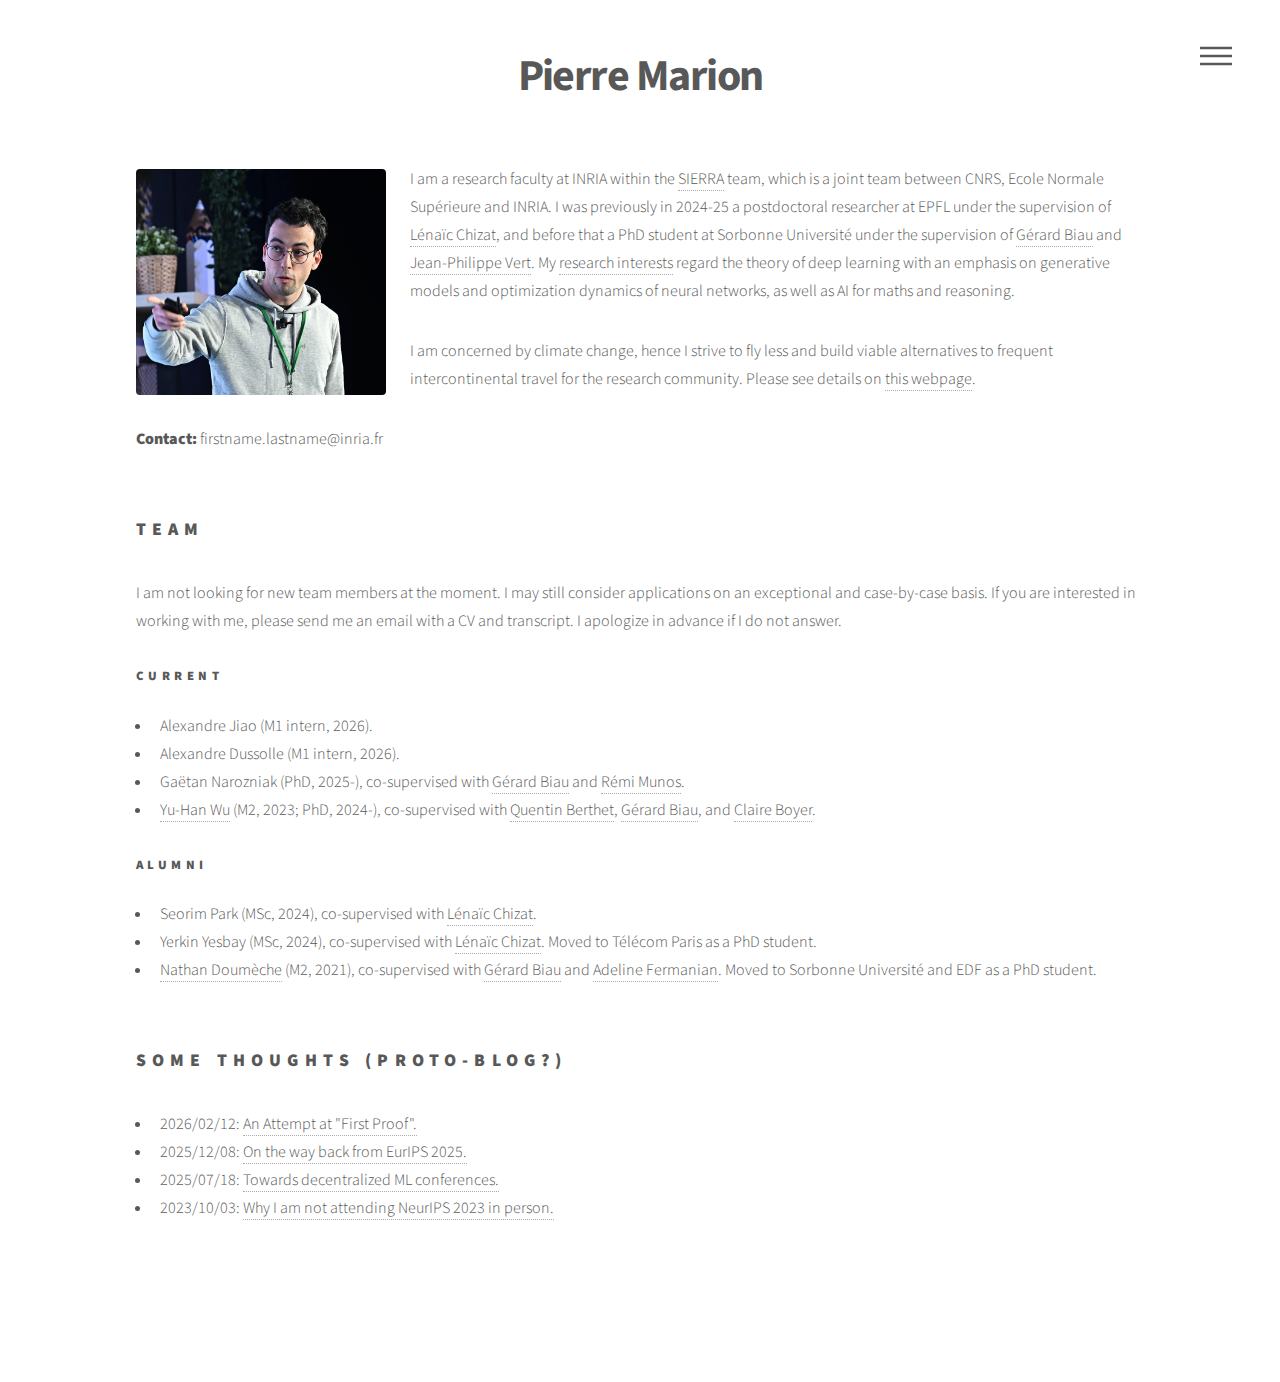
<file: index.html>
<!DOCTYPE HTML>
<!--
	Phantom by HTML5 UP
	html5up.net | @ajlkn
	Free for personal and commercial use under the CCA 3.0 license (html5up.net/license)
-->
<html>
	<head>
		<title>Pierre Marion</title>
		<meta charset="utf-8" />
		<meta name="viewport" content="width=device-width, initial-scale=1, user-scalable=no" />
		<link rel="stylesheet" href="assets/css/main.css" />
		<link rel="shortcut icon" href="images/favicon.ico" />
		<noscript><link rel="stylesheet" href="assets/css/noscript.css" /></noscript>
	</head>
	<body class="is-preload">
		<!-- Wrapper -->
			<div id="wrapper">

				<!-- Header -->
					<header id="header">
						<!-- <img src="images/header/header.svg" alt="" /> -->
					 	<nav>
							<ul>
								<li><a href="#menu">Menu</a></li>
							</ul>
						</nav>
					</header>

				<!-- Menu -->
					<nav id="menu">
						<h2>Menu</h2>
						<ul>
							<li><a href="index.html">Home</a></li>
							<li><a href="research.html">Research</a></li>
							<li><a href="teaching.html">Teaching and Service</a></li>
							<li><a href="bio.html">Bio</a></li>
							<li><a href="carbon.html">Carbon Impact</a></li>
							<li><a href="misc.html">Miscellaneous</a></li>
						</ul>
					</nav>

				<!-- Main -->
					<div id="main">
						<div class="inner">
							<section>
								<h1 style="text-align:center;">Pierre Marion</h1>
								<section>
									<span class="image left"><img src="images/photo.png" style="max-height: 250px;max-width: 250px;" alt=""/></span>
									<p>
										I am a research faculty at INRIA within the <a href="https://sierra-mlopt.github.io/">SIERRA</a> team, which is a joint team between CNRS, Ecole Normale Supérieure and INRIA. 
										I was previously in 2024-25 a postdoctoral researcher at EPFL under the supervision of <a href="https://lchizat.github.io/">Lénaïc Chizat</a>, and before that a PhD student at Sorbonne Université under the supervision of <a href="https://perso.lpsm.paris/~biau/">Gérard Biau</a> and <a href="https://jpvert.github.io/">Jean-Philippe Vert</a>. My <a href="research.html">research interests</a> regard the theory of deep learning with an emphasis on generative models and optimization dynamics of neural networks, as well as AI for maths and reasoning.
									</p>
									<p>
										I am concerned by climate change, hence I strive to fly less and build viable alternatives to frequent intercontinental travel for the research community. Please see details on <a href="carbon.html">this webpage</a>.
										<!-- I strive to  [More to come, in the meantime see this outdated <a href="https://docs.google.com/document/d/1aOd_50xParMUNmvvvCrmUebmUTlx2yQywLUSeYqEbIA/edit">statement</a> for details.] -->
									</p>
									<!-- <p>
										<b>News:</b> I am co-organizing the <a href="https://sites.google.com/view/prigm-eurips-2025/home">First Workshop on Principles of Generative Modeling at EurIPS 2025</a>. Call for submission is open!
									</p> -->
									<p>
										<b>Contact:</b> firstname.lastname@inria.fr
									</p>
									
								</section>

								<section>
								<h2>Team</h2>
								<p>I am not looking for new team members at the moment. I may still consider applications on an exceptional and case-by-case basis. If you are interested in working with me, please send me an email with a CV and transcript. I apologize in advance if I do not answer.</p>

									<h4>Current</h4>
									<ul>
										<li>Alexandre Jiao (M1 intern, 2026).</li>
										<li>Alexandre Dussolle (M1 intern, 2026).</li>
										<li>Gaëtan Narozniak (PhD, 2025-), co-supervised with <a href="https://www.lpsm.paris/pageperso/biau/">Gérard Biau</a> and <a href="https://scholar.google.com/citations?hl=en&user=OvKEnVwAAAAJ">Rémi Munos</a>.</li>
										<li><a href="https://pojoowu.github.io/">Yu-Han Wu</a> (M2, 2023; PhD, 2024-), co-supervised with <a href="https://q-berthet.github.io/">Quentin Berthet</a>, <a href="https://www.lpsm.paris/pageperso/biau/">Gérard Biau</a>, and <a href="https://perso.lpsm.paris/~cboyer/">Claire Boyer</a>.</li>
									</ul>

									<h4>Alumni</h4>
									<ul>
										<li>Seorim Park (MSc, 2024), co-supervised with <a href="https://lchizat.github.io/">Lénaïc Chizat</a>.</li>
										<li>Yerkin Yesbay (MSc, 2024), co-supervised with <a href="https://lchizat.github.io/">Lénaïc Chizat</a>. Moved to Télécom Paris as a PhD student.</li>
										<li><a href="https://nathandoumeche.com/">Nathan Doumèche</a> (M2, 2021), co-supervised with <a href="https://www.lpsm.paris/pageperso/biau/">Gérard Biau</a> and <a href="https://afermanian.github.io/">Adeline Fermanian</a>. Moved to Sorbonne Université and EDF as a PhD student.</li>
									</ul>

								</section>

								<section>
								<h2>Some thoughts (proto-blog?)</h2>
								
								<ul>
									<li>2026/02/12: <a href="thoughts/2026-02-12.html">An Attempt at "First Proof".</a></li>
									<li>2025/12/08: <a href="thoughts/2025-12-08.html">On the way back from EurIPS 2025.</a></li>
									<li>2025/07/18: <a href="thoughts/2025-07-18.html">Towards decentralized ML conferences.</a></li>
									<li>2023/10/03: <a href="thoughts/2023-10-03.html">Why I am not attending NeurIPS 2023 in person.</a></li>
								</ul>
								</section>

								<!-- <section>
								<h2>Bio</h2>

								<div class="row">
									<div class="col-6 col-12-medium">
										<h3>Education</h3>

										<ul>
											<li>2024-: EPFL, Postdoc</li>
											<li>2020-2023: Sorbonne Université, PhD degree</li>
											<li>2019-2020: Sorbonne Université, Masters degree</li>
											<li>2015-2019: École polytechnique, Engineering degree (specialization in Applied Mathematics)</li>
										</ul>
									</div>
								
									<div class="col-6 col-12-medium">

										<h3>Research Internships and Stays</h3>

										<ul>
											<li>2025: Simons Institute (6 months)</li>
											<li>2023: Google DeepMind (3 months)</li>
											<li>2022: Simons Institute (1 month)</li>
											<li>2020: Google (5 months)</li>
											<li>2018: University of Montreal (5 months)</li>
										</ul>
									</div>
								</div>
								</section> -->
							</section>

							<!-- CV -->
							<!-- <section>
								<h2>A brief Curriculum Vitae</h2>

								<div class="row">
									<div class="col-6 col-12-medium">
										<h3>Education</h3>

										<ul>
											<li>2020-2023: Sorbonne Université, PhD degree</li>
											<li>2019-2020: Sorbonne Université, Masters degree</li>
											<li>2015-2019: École polytechnique, Engineering degree (specialization in Applied Mathematics)</li>
											<li>2013-2015: Lycée du Parc, Preparatory classes</li>
										</ul>
									</div>
								
									<div class="col-6 col-12-medium">

										<h3>Internships and research stays</h3>

										<ul>
											<li>2025: Simons Institute, Research stay</li>
											<li>2023: Google DeepMind, Research Internship</li>
											<li>2022: Simons Institute, Research stay</li>
											<li>2020: Google, Research Internship</li>
											<li>2018: University of Montreal, Research Internship</li>
											<li>2017: Société Générale, Software Engineering Internship</li>
											<li>2015-2016: EPIDE, Teaching and Mentoring Internship</li>
										</ul>
									</div>

									<div class="col-6 col-12-medium">
										<h3>Awards</h3>

										<ul>
											<li>2024: Runner-up PhD Award of AFIA (French Association for Artificial Intelligence)</li>
											<li>2022: Google PhD Fellowship</li>
											<li>2018: Ecole polytechnique Grand Prize of Research Internships</li>
										</ul>
									</div>
								
								</div>
								

							</section> -->

							<!-- <section>
								<h2></h2>
							</section> -->
							
							<!-- Projects -->
							<!-- <section>
								<h2>Some cool software projects I worked on</h2>
								<section class="tiles">
									<article class="style3">
										<span class="image">
											<img src="images/pic03.jpg" alt="" />
										</span>
										<a href="software.html#widgets">
											<h3>Building custom Jupyter widgets</h3>
											<div class="content">
												<p>Jupyter widgets enable interactive data visualization in the Jupyter notebooks.</p>
											</div>
										</a>
									</article>
									<article class="style2">
										<span class="image">
											<img src="images/pic02.jpg" alt="" />
										</span>
										<a href="software.html#latnet">
											<h3>Computing highly-uniform point sets</h3>
											<div class="content">
												<p>LatNet Builder is a state-of-the-art C++ software tool for constructing highly-uniform point sets for quasi-Monte Carlo methods.</p>
											</div>
										</a>
									</article>
									<article class="style1">
										<span class="image">
											<img src="images/pic01.jpg" alt="" />
										</span>
										<a href="software.html#qakg">
											<h3>Question Answering grounded in Knowledge Graphs</h3>
											<div class="content">
												<p>Knowledge Graphs are a common format to store real-world information at scale, and querying them to answer factual questions is useful for voice assistants.</p>
											</div>
										</a>
									</article>
								</section>
							</section> -->
						</div>
					</div>

				<!-- Footer -->
					<!-- <footer id="footer">
						<div class="inner">
							<section>
								<h2>Let's get in touch!</h2>
								<ul class="icons">
									<li><a href="mailto:pierre.marion@epfl.ch" class="icon solid style2 fa-envelope"><span class="label">E-Mail</span></a></li>
									<li><a href="https://www.linkedin.com/in/pierre-marion-816474130/" class="icon brands style2 fa-linkedin"><span class="label">LinkedIn</span></a></li>
									<li><a href="https://github.com/PierreMarion23" class="icon brands style2 fa-github"><span class="label">GitHub</span></a></li>
								</ul>
							</section>
							<ul class="copyright">
								<li>&copy; Pierre Marion. All rights reserved</li><li>Design: <a href="http://html5up.net">HTML5 UP</a></li><li>Photo credit: Bernard Lachaud Photography</li>
							</ul>
						</div>
					</footer> -->

			</div>

		<!-- Scripts -->
			<script src="assets/js/jquery.min.js"></script>
			<script src="assets/js/browser.min.js"></script>
			<script src="assets/js/breakpoints.min.js"></script>
			<script src="assets/js/util.js"></script>
			<script src="assets/js/main.js"></script>

	</body>
</html>
</file>
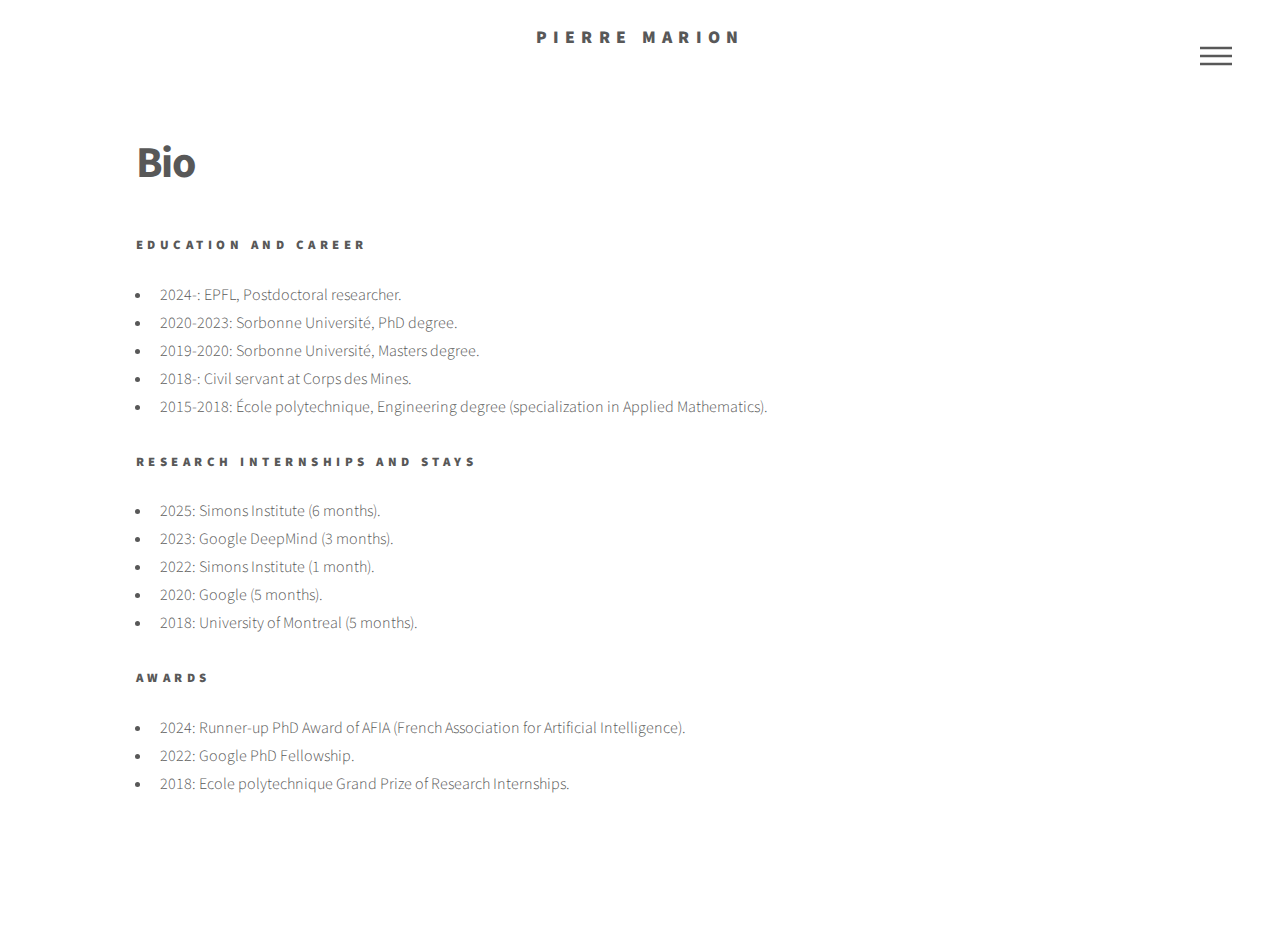
<file: bio.html>
<!DOCTYPE HTML>
<!--
	Phantom by HTML5 UP
	html5up.net | @ajlkn
	Free for personal and commercial use under the CCA 3.0 license (html5up.net/license)
-->
<html>
	<head>
		<title>Pierre Marion</title>
		<meta charset="utf-8" />
		<meta name="viewport" content="width=device-width, initial-scale=1, user-scalable=no" />
		<link rel="stylesheet" href="assets/css/main.css" />
		<link rel="shortcut icon" href="images/favicon.ico" />
		<noscript><link rel="stylesheet" href="assets/css/noscript.css" /></noscript>
	</head>
	<body class="is-preload">
		<!-- Wrapper -->
			<div id="wrapper">

				<!-- Header -->
					<header id="header">
						<!-- <img src="images/header/header.svg" alt="" /> -->
						 <h2 style="text-align:center; margin-top: 25px;">Pierre Marion</h2>
					 	<nav>
							<ul>
								<li><a href="#menu">Menu</a></li>
							</ul>
						</nav>
					</header>

				<!-- Menu -->
					<nav id="menu">
						<h2>Menu</h2>
						<ul>
							<li><a href="index.html">Home</a></li>
							<li><a href="research.html">Research</a></li>
							<li><a href="teaching.html">Teaching and Service</a></li>
							<li><a href="bio.html">Bio</a></li>
							<li><a href="misc.html">Miscellaneous</a></li>
						</ul>
					</nav>

				<!-- Main -->
					<div id="main">
						<div class="inner">
							<section>
								<h1>Bio</h1>
								
									<h4>Education and career</h4>

									<ul>
										<li>2024-: EPFL, Postdoctoral researcher.</li>
										<li>2020-2023: Sorbonne Université, PhD degree.</li>
										<li>2019-2020: Sorbonne Université, Masters degree.</li>
										<li>2018-: Civil servant at Corps des Mines.</li>
										<li>2015-2018: École polytechnique, Engineering degree (specialization in Applied Mathematics).</li>
									</ul>
									

									<h4>Research Internships and Stays</h4>

										<ul>
											<li>2025: Simons Institute (6 months).</li>
											<li>2023: Google DeepMind (3 months).</li>
											<li>2022: Simons Institute (1 month).</li>
											<li>2020: Google (5 months).</li>
											<li>2018: University of Montreal (5 months).</li>
										</ul>
									
									<h4>Awards</h4>

										<ul>
											<li>2024: Runner-up PhD Award of AFIA (French Association for Artificial Intelligence).</li>
											<li>2022: Google PhD Fellowship.</li>
											<li>2018: Ecole polytechnique Grand Prize of Research Internships.</li>
										</ul>
							</section>

							<!-- CV -->
							<!-- <section>
								<h2>A brief Curriculum Vitae</h2>

								<div class="row">
									<div class="col-6 col-12-medium">
										<h3>Education</h3>

										<ul>
											<li>2020-2023: Sorbonne Université, PhD degree</li>
											<li>2019-2020: Sorbonne Université, Masters degree</li>
											<li>2015-2019: École polytechnique, Engineering degree (specialization in Applied Mathematics)</li>
											<li>2013-2015: Lycée du Parc, Preparatory classes</li>
										</ul>
									</div>
								
									<div class="col-6 col-12-medium">

										<h3>Internships and research stays</h3>

										<ul>
											<li>2025: Simons Institute, Research stay</li>
											<li>2023: Google DeepMind, Research Internship</li>
											<li>2022: Simons Institute, Research stay</li>
											<li>2020: Google, Research Internship</li>
											<li>2018: University of Montreal, Research Internship</li>
											<li>2017: Société Générale, Software Engineering Internship</li>
											<li>2015-2016: EPIDE, Teaching and Mentoring Internship</li>
										</ul>
									</div>

									
								
								</div>
								

							</section> -->

							<!-- <section>
								<h2></h2>
							</section> -->
							
							<!-- Projects -->
							<!-- <section>
								<h2>Some cool software projects I worked on</h2>
								<section class="tiles">
									<article class="style3">
										<span class="image">
											<img src="images/pic03.jpg" alt="" />
										</span>
										<a href="software.html#widgets">
											<h3>Building custom Jupyter widgets</h3>
											<div class="content">
												<p>Jupyter widgets enable interactive data visualization in the Jupyter notebooks.</p>
											</div>
										</a>
									</article>
									<article class="style2">
										<span class="image">
											<img src="images/pic02.jpg" alt="" />
										</span>
										<a href="software.html#latnet">
											<h3>Computing highly-uniform point sets</h3>
											<div class="content">
												<p>LatNet Builder is a state-of-the-art C++ software tool for constructing highly-uniform point sets for quasi-Monte Carlo methods.</p>
											</div>
										</a>
									</article>
									<article class="style1">
										<span class="image">
											<img src="images/pic01.jpg" alt="" />
										</span>
										<a href="software.html#qakg">
											<h3>Question Answering grounded in Knowledge Graphs</h3>
											<div class="content">
												<p>Knowledge Graphs are a common format to store real-world information at scale, and querying them to answer factual questions is useful for voice assistants.</p>
											</div>
										</a>
									</article>
								</section>
							</section> -->
						</div>
					</div>

				<!-- Footer -->
					<!-- <footer id="footer">
						<div class="inner">
							<section>
								<h2>Let's get in touch!</h2>
								<ul class="icons">
									<li><a href="mailto:pierre.marion@epfl.ch" class="icon solid style2 fa-envelope"><span class="label">E-Mail</span></a></li>
									<li><a href="https://www.linkedin.com/in/pierre-marion-816474130/" class="icon brands style2 fa-linkedin"><span class="label">LinkedIn</span></a></li>
									<li><a href="https://github.com/PierreMarion23" class="icon brands style2 fa-github"><span class="label">GitHub</span></a></li>
								</ul>
							</section>
							<ul class="copyright">
								<li>&copy; Pierre Marion. All rights reserved</li><li>Design: <a href="http://html5up.net">HTML5 UP</a></li><li>Photo credit: Bernard Lachaud Photography</li>
							</ul>
						</div>
					</footer> -->

			</div>

		<!-- Scripts -->
			<script src="assets/js/jquery.min.js"></script>
			<script src="assets/js/browser.min.js"></script>
			<script src="assets/js/breakpoints.min.js"></script>
			<script src="assets/js/util.js"></script>
			<script src="assets/js/main.js"></script>

	</body>
</html>
</file>
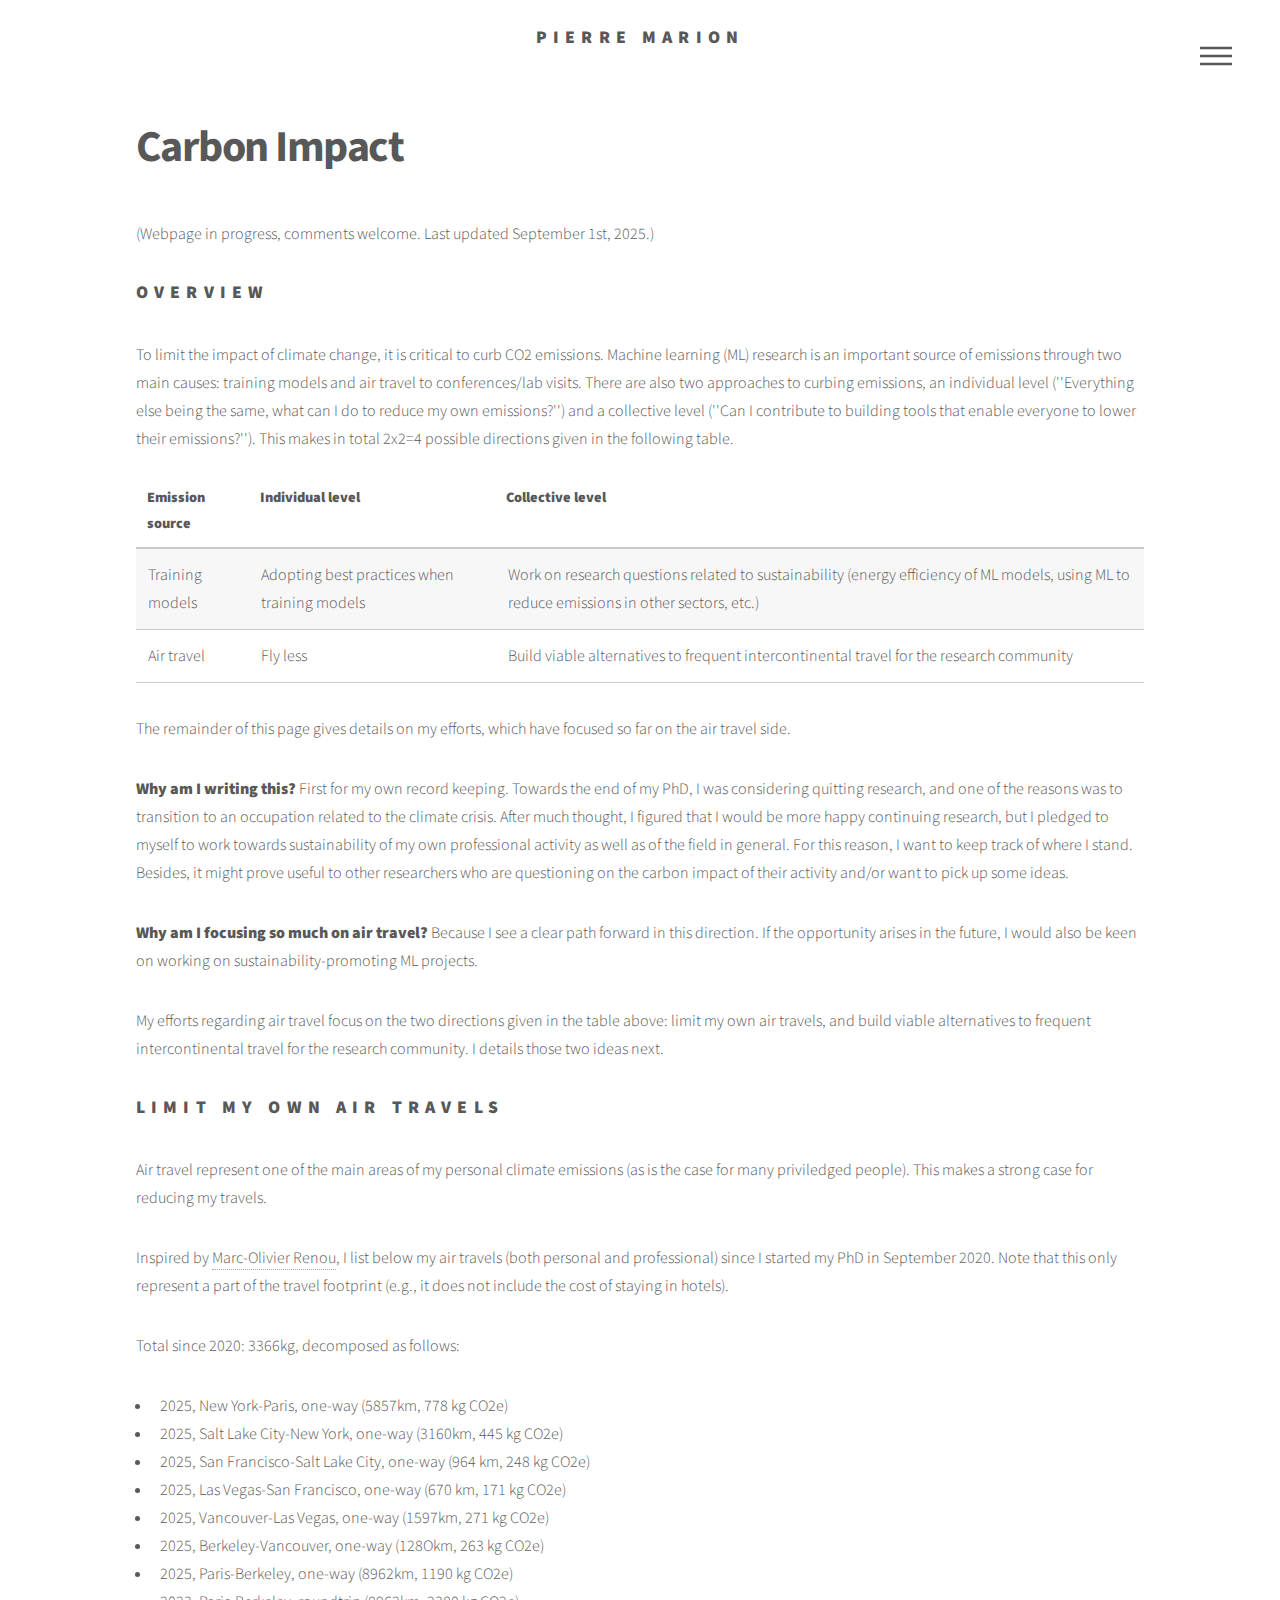
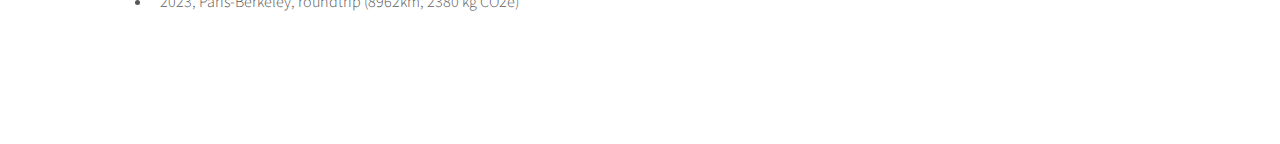
<file: carbon.html>
<!DOCTYPE HTML>
<!--
	Phantom by HTML5 UP
	html5up.net | @ajlkn
	Free for personal and commercial use under the CCA 3.0 license (html5up.net/license)
-->
<html>
	<head>
		<title>Pierre Marion - Miscellaneous</title>
		<meta charset="utf-8" />
		<meta name="viewport" content="width=device-width, initial-scale=1, user-scalable=no" />
		<link rel="stylesheet" href="assets/css/main.css" />
		<link rel="shortcut icon" href="images/favicon.ico" />
		<noscript><link rel="stylesheet" href="assets/css/noscript.css" /></noscript>
	</head>
	<body class="is-preload">
		<!-- Wrapper -->
			<div id="wrapper">

				<!-- Header -->
				<header id="header">
					<!-- <img src="images/header/header.svg" alt="" /> -->
					 <h2 style="text-align:center; margin-top: 25px;">Pierre Marion</h2>
				<nav>
					<ul>
						<li><a href="#menu">Menu</a></li>
					</ul>
				</nav>
				</header>

				<!-- Menu -->
					<nav id="menu">
						<h2>Menu</h2>
						<ul>
							<li><a href="index.html">Home</a></li>
							<li><a href="research.html">Research</a></li>
							<li><a href="teaching.html">Teaching and Service</a></li>
							<li><a href="bio.html">Bio</a></li>
							<li><a href="carbon.html">Carbon Impact</a></li>
                            <li><a href="misc.html">Miscellaneous</a></li>
						</ul>
					</nav>

				<!-- Main -->
					<div id="main">
						<div class="inner">
                            <h1>Carbon Impact</h1>

						<p>(Webpage in progress, comments welcome. Last updated September 1st, 2025.)</p>

							<h2>Overview</h2>

							<p>To limit the impact of climate change, it is critical to curb CO2 emissions. Machine learning (ML) research is an important source of emissions through two main causes: training models and air travel to conferences/lab visits. There are also two approaches to curbing emissions, an individual level (''Everything else being the same, what can I do to reduce my own emissions?'') and a collective level (''Can I contribute to building tools that enable everyone to lower their emissions?''). This makes in total 2x2=4 possible directions given in the following table.</p>

							<div class="table-wrapper">
								<table>
									<thead>
										<tr>
											<th>Emission source</th>
											<th>Individual level</th>
											<th>Collective level</th>
										</tr>
									</thead>
									<tbody>
										<tr>
											<td>Training models</td>
											<td>Adopting best practices when training models</td>
											<td>Work on research questions related to sustainability (energy efficiency of ML models, using ML to reduce emissions in other sectors, etc.)</td>
										</tr>
										<tr>
											<td>Air travel</td>
											<td>Fly less</td>
											<td>Build viable alternatives to frequent intercontinental travel for the research community </td>
										</tr>
									</tbody>
								</table>
							</div>
							
							<p>The remainder of this page gives details on my efforts, which have focused so far on the air travel side.</p>
							
							<p><b>Why am I writing this?</b> First for my own record keeping. Towards the end of my PhD, I was considering quitting research, and one of the reasons was to transition to an occupation related to the climate crisis. After much thought, I figured that I would be more happy continuing research, but I pledged to myself to work towards sustainability of my own professional activity as well as of the field in general. For this reason, I want to keep track of where I stand. Besides, it might prove useful to other researchers who are questioning on the carbon impact of their activity and/or want to pick up some ideas. </p>
							
							<p><b>Why am I focusing so much on air travel?</b> Because I see a clear path forward in this direction. If the opportunity arises in the future, I would also be keen on working on sustainability-promoting ML projects.</p>

							<p>My efforts regarding air travel focus on the two directions given in the table above: limit my own air travels, and build viable alternatives to frequent intercontinental travel for the research community. I details those two ideas next.</p>
                            
								
							<h2>Limit my own air travels</h2>

							<p>Air travel represent one of the main areas of my personal climate emissions (as is the case for many priviledged people). This makes a strong case for reducing my travels. </p>
							
							<!-- <p>Rule of thumb for deciding when to travel: aim for 10k kilometers / year on average.</p> -->
							
							<p>Inspired by <a href="https://marcolivierrenou.com/carbon-impact/">Marc-Olivier Renou</a>, I list below my air travels (both personal and professional) since I started my PhD in September 2020. Note that this only represent a part of the travel footprint (e.g., it does not include the cost of staying in hotels).</p>

							<!-- <p>I used calculator...</p> -->

							<p>Total since 2020: 3366kg, decomposed as follows:</p>

							<ul>
								<li>2025, New York-Paris, one-way (5857km, 778 kg CO2e)</li>
								<li>2025, Salt Lake City-New York, one-way (3160km, 445 kg CO2e)</li>
								<li>2025, San Francisco-Salt Lake City, one-way (964 km, 248 kg CO2e)</li>
								<li>2025, Las Vegas-San Francisco, one-way (670 km, 171 kg CO2e)</li>
								<li>2025, Vancouver-Las Vegas, one-way (1597km, 271 kg CO2e)</li>
								<li>2025, Berkeley-Vancouver, one-way (128Okm, 263 kg CO2e)</li>
								<li>2025, Paris-Berkeley, one-way (8962km, 1190 kg CO2e)</li>
								<li>2023, Paris-Berkeley, roundtrip (8962km, 2380 kg CO2e)</li>
							</ul>
							
							<!-- <p>Train travel?</p> -->
						</div>
					</div>

				<!-- Footer -->
				<!-- <footer id="footer">
					<div class="inner">
						<section>
							<h2>Let's get in touch!</h2>
							<ul class="icons">
								<li><a href="mailto:pierre.marion@epfl.ch" class="icon solid style2 fa-envelope"><span class="label">E-Mail</span></a></li>
								<li><a href="https://www.linkedin.com/in/pierre-marion-816474130/" class="icon brands style2 fa-linkedin"><span class="label">LinkedIn</span></a></li>			
								<li><a href="https://github.com/PierreMarion23" class="icon brands style2 fa-github"><span class="label">GitHub</span></a></li>
							</ul>
						</section>
						<ul class="copyright">
							<li>&copy; Pierre Marion. All rights reserved</li><li>Design: <a href="http://html5up.net">HTML5 UP</a></li>
						</ul>
					</div>
				</footer> -->

			</div>

		<!-- Scripts -->
			<script src="assets/js/jquery.min.js"></script>
			<script src="assets/js/browser.min.js"></script>
			<script src="assets/js/breakpoints.min.js"></script>
			<script src="assets/js/util.js"></script>
			<script src="assets/js/main.js"></script>

	</body>
</html>
</file>
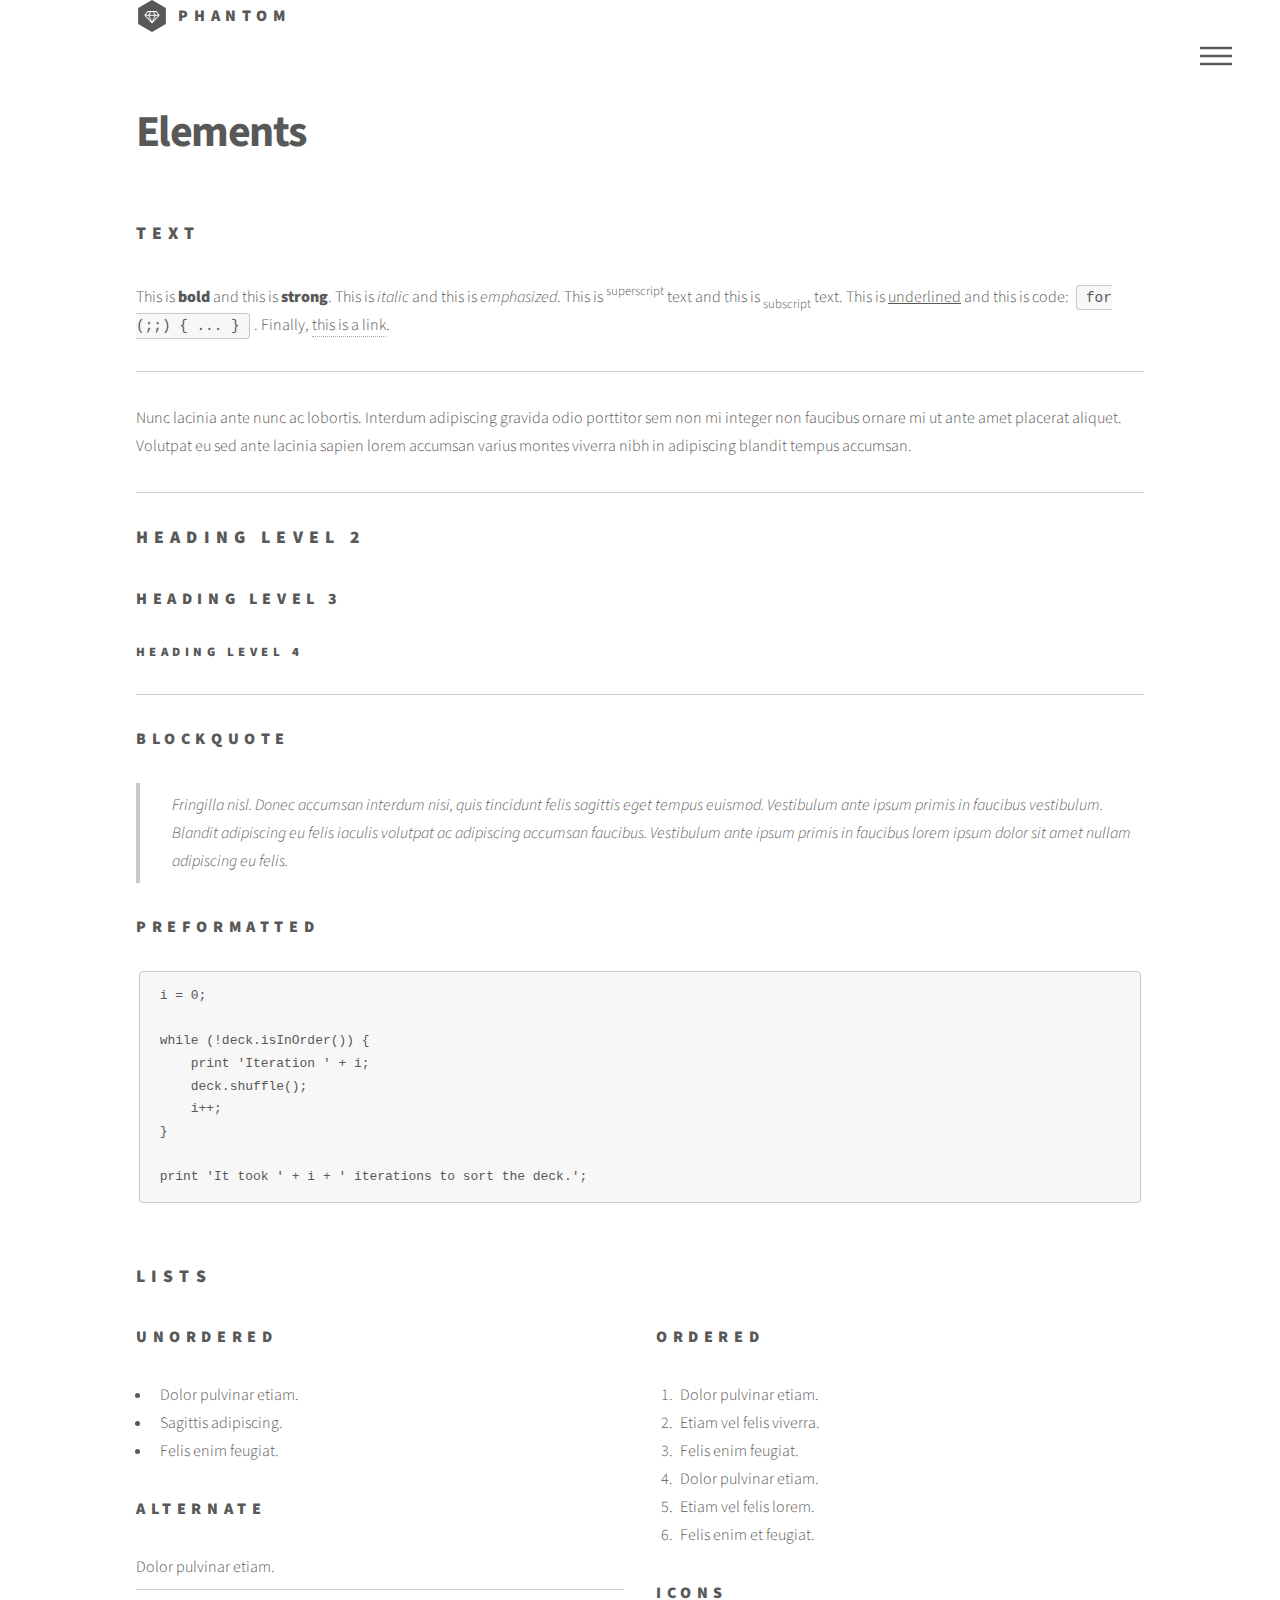
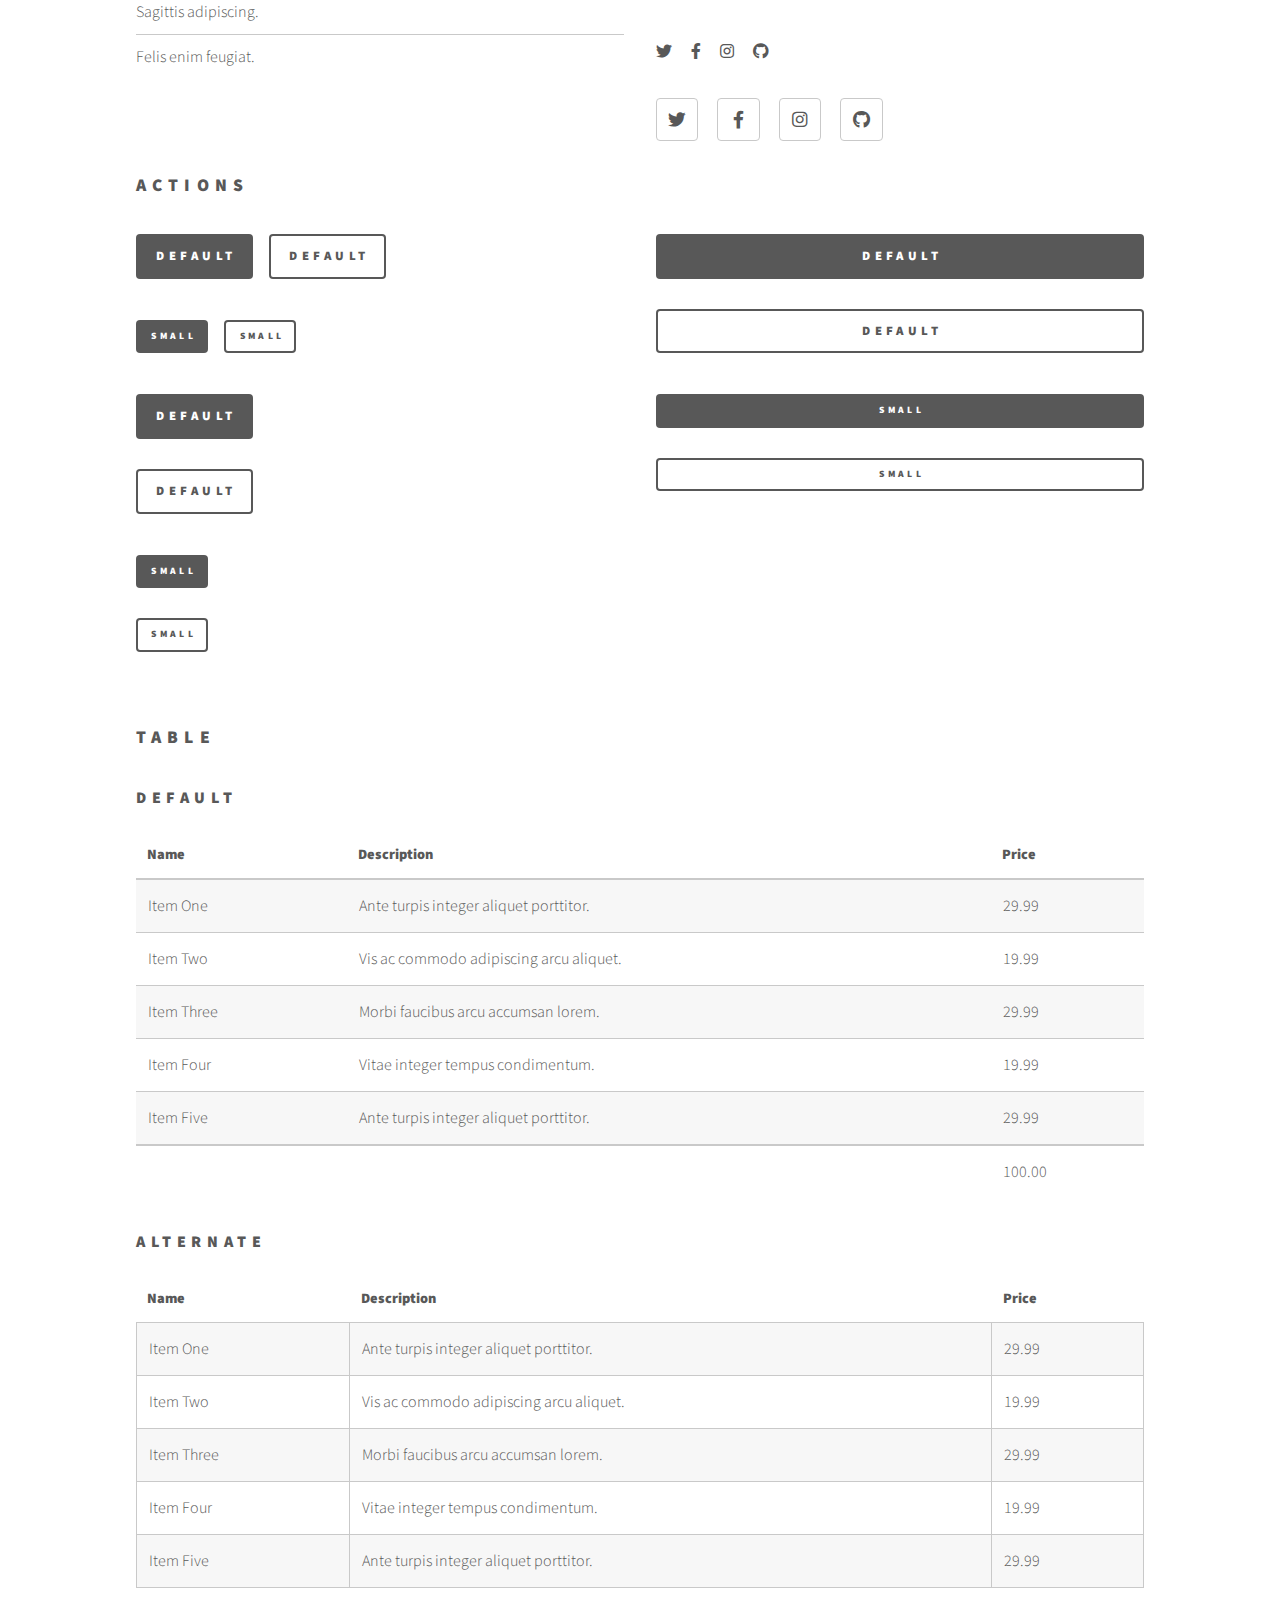
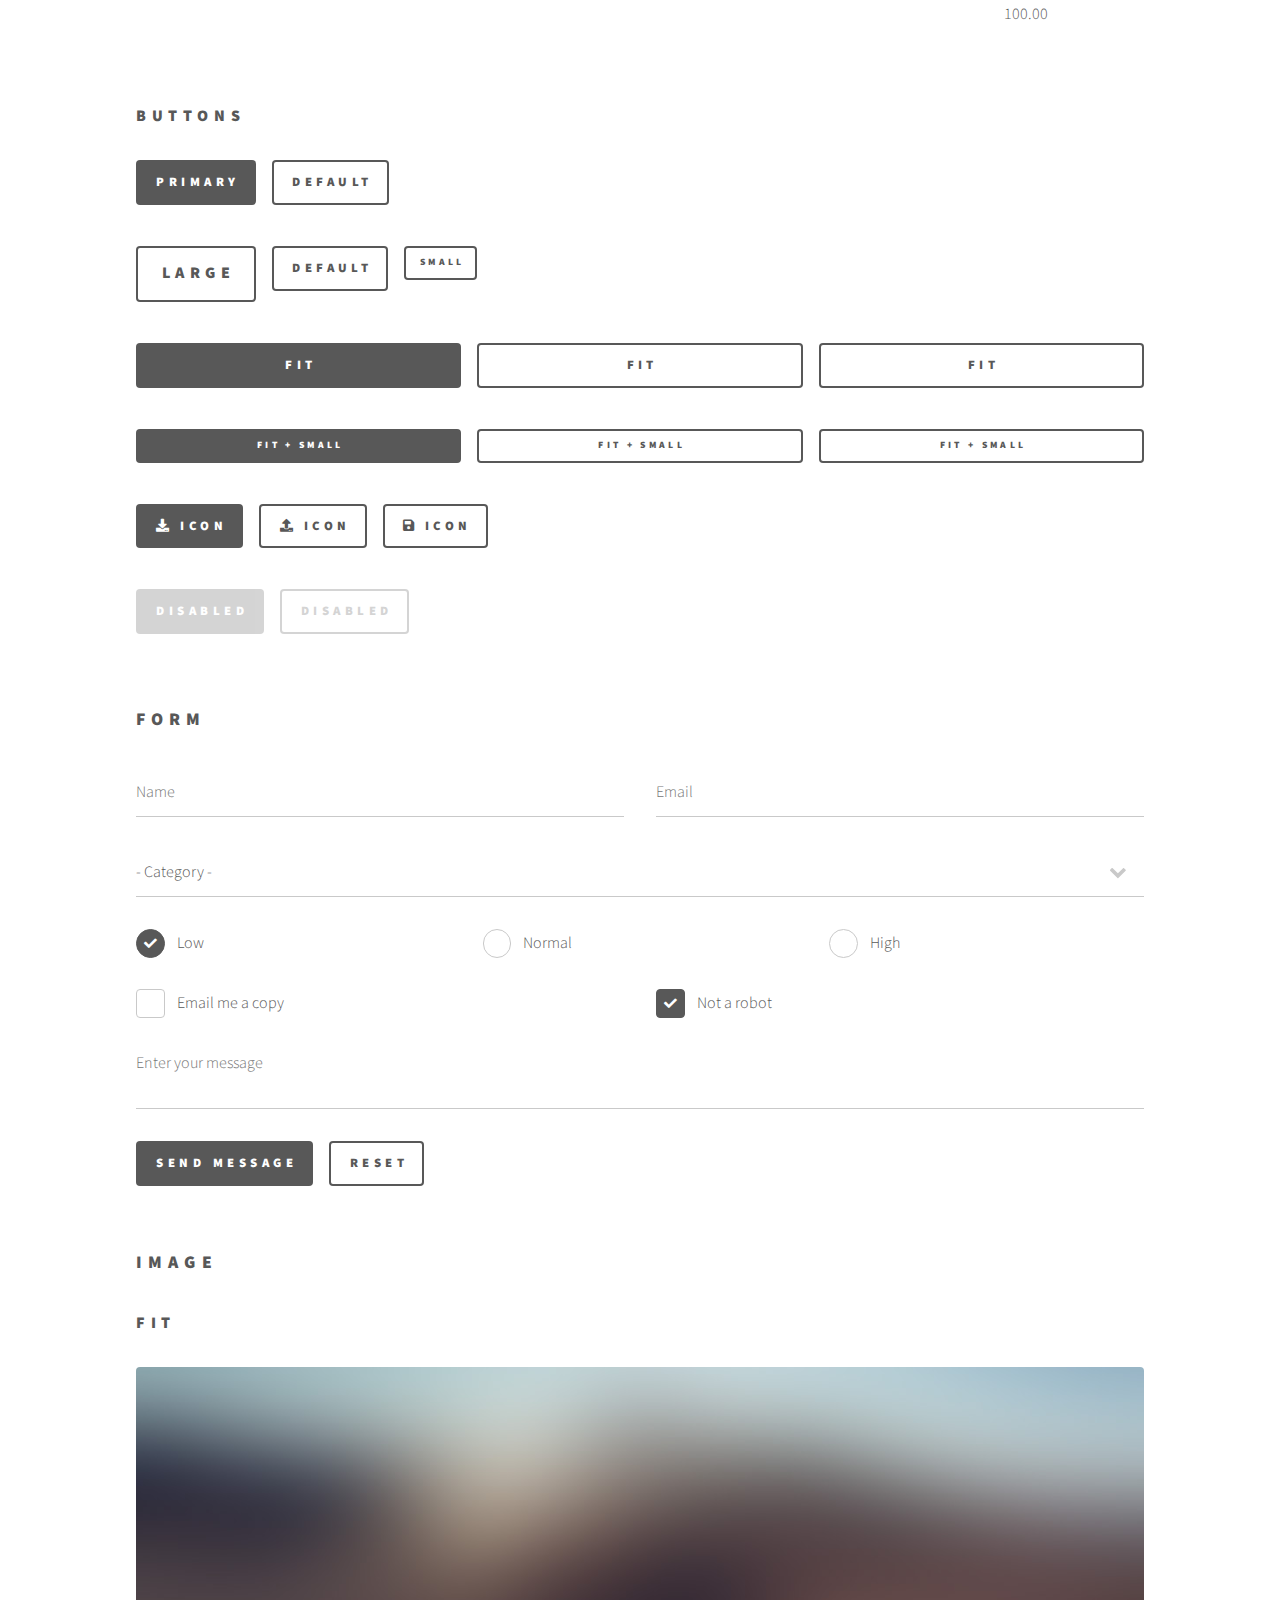
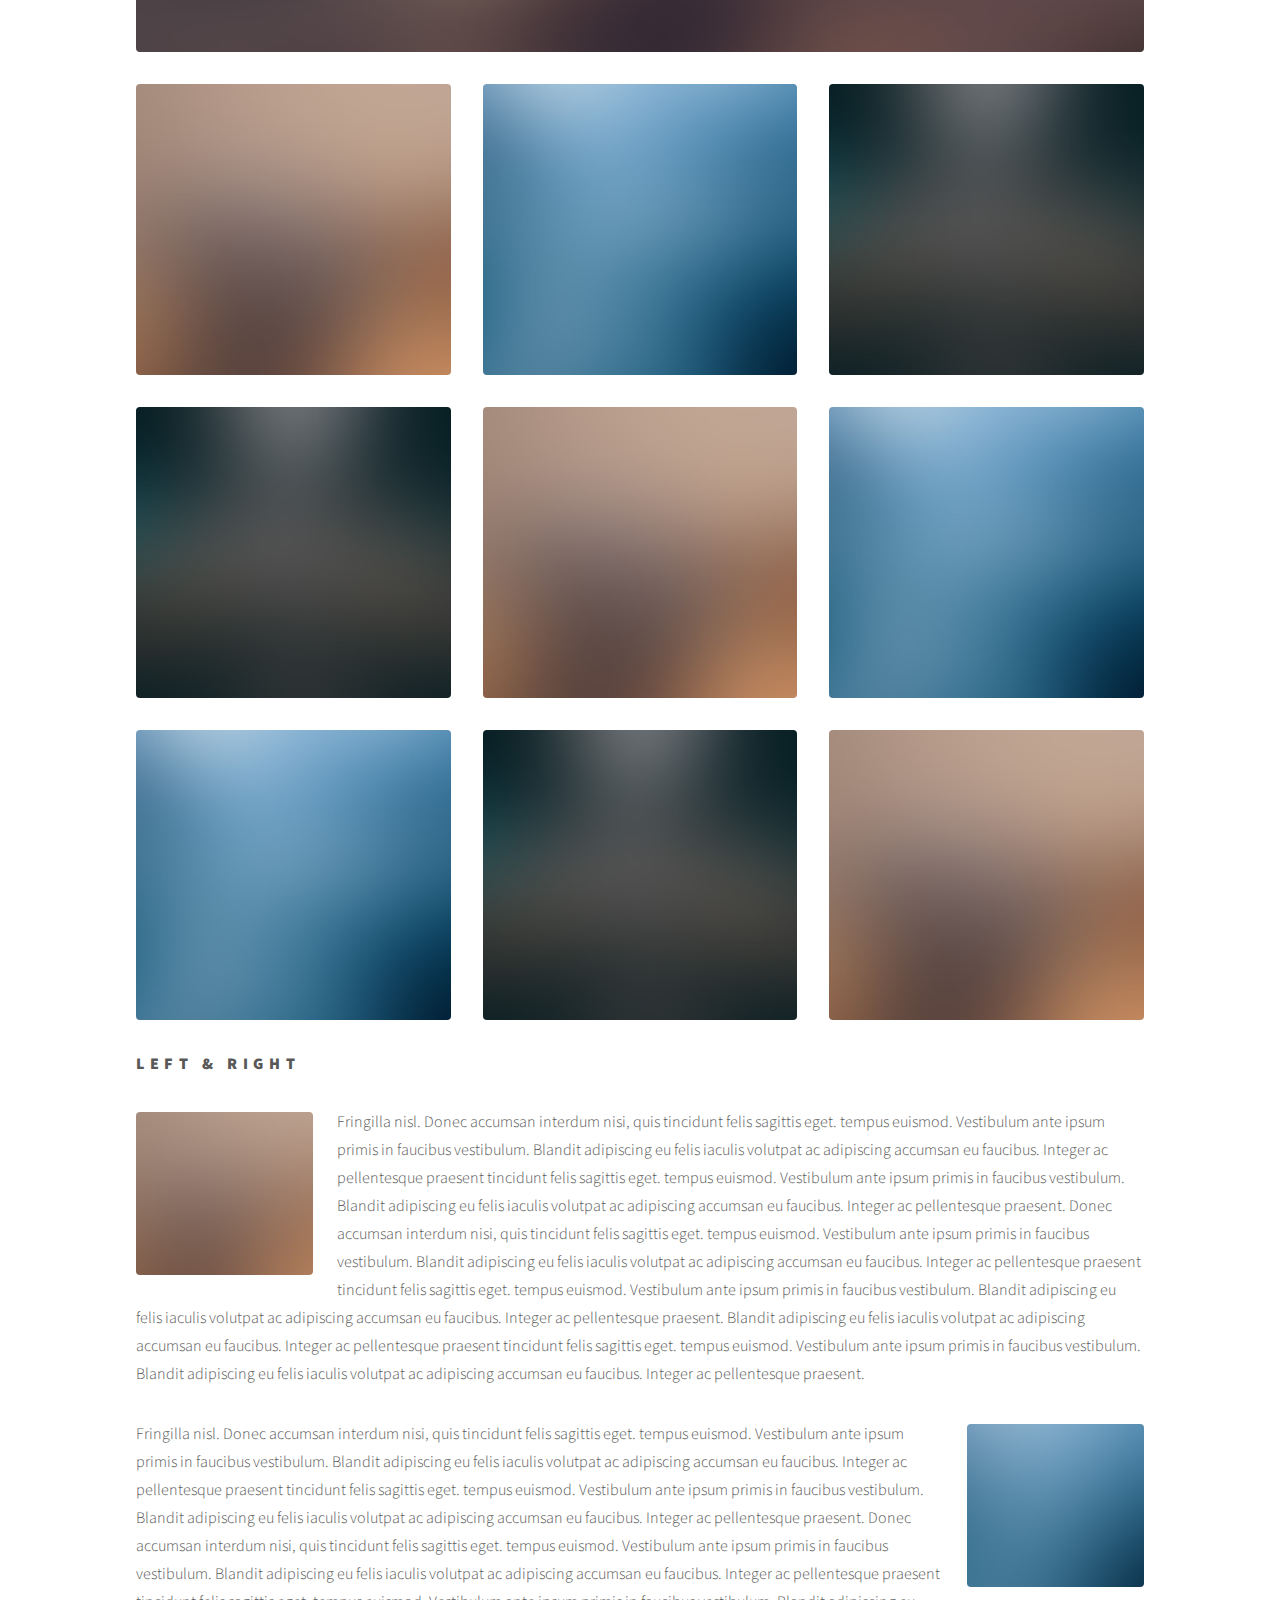
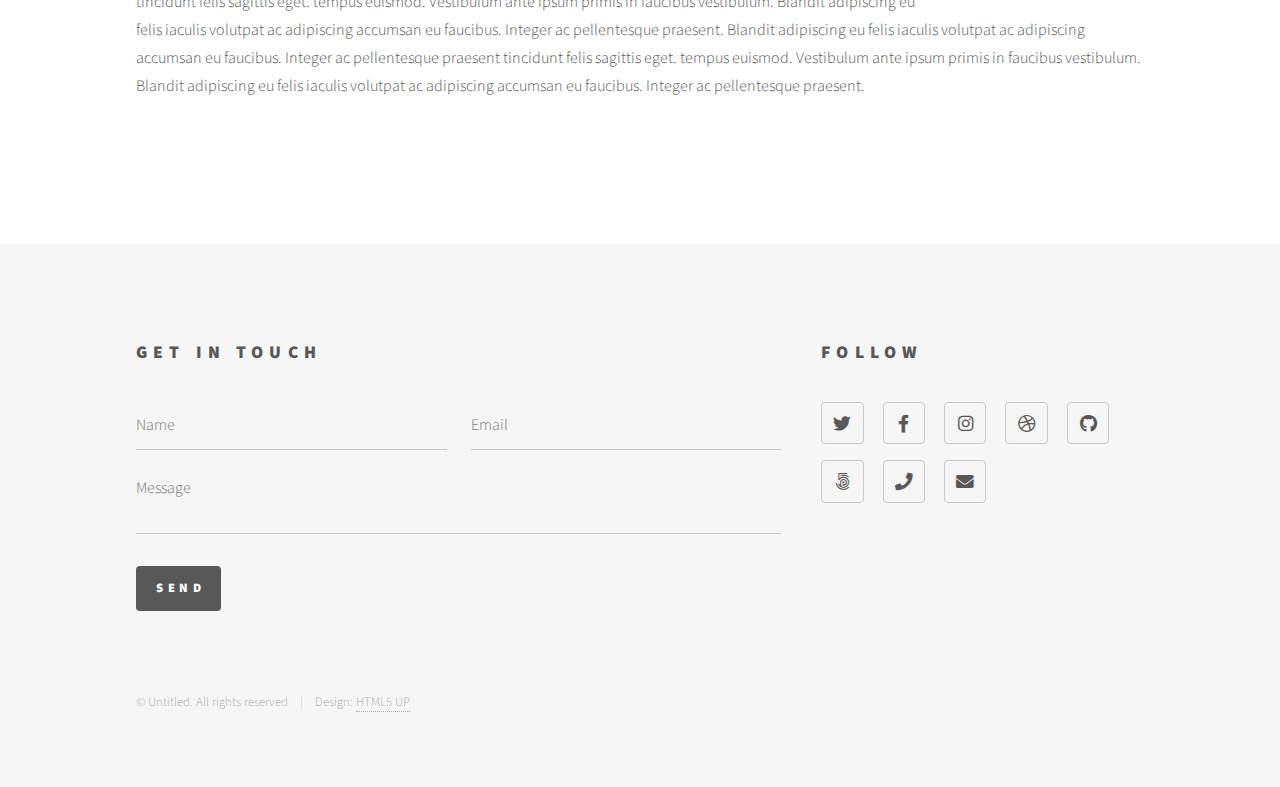
<file: elements.html>
<!DOCTYPE HTML>
<!--
	Phantom by HTML5 UP
	html5up.net | @ajlkn
	Free for personal and commercial use under the CCA 3.0 license (html5up.net/license)
-->
<html>
	<head>
		<title>Elements - Phantom by HTML5 UP</title>
		<meta charset="utf-8" />
		<meta name="viewport" content="width=device-width, initial-scale=1, user-scalable=no" />
		<link rel="stylesheet" href="assets/css/main.css" />
		<noscript><link rel="stylesheet" href="assets/css/noscript.css" /></noscript>
	</head>
	<body class="is-preload">
		<!-- Wrapper -->
			<div id="wrapper">

				<!-- Header -->
					<header id="header">
						<div class="inner">

							<!-- Logo -->
								<a href="index.html" class="logo">
									<span class="symbol"><img src="images/logo.svg" alt="" /></span><span class="title">Phantom</span>
								</a>

							<!-- Nav -->
								<nav>
									<ul>
										<li><a href="#menu">Menu</a></li>
									</ul>
								</nav>

						</div>
					</header>

				<!-- Menu -->
					<nav id="menu">
						<h2>Menu</h2>
						<ul>
							<li><a href="index.html">Home</a></li>
							<li><a href="generic.html">Ipsum veroeros</a></li>
							<li><a href="generic.html">Tempus etiam</a></li>
							<li><a href="generic.html">Consequat dolor</a></li>
							<li><a href="elements.html">Elements</a></li>
						</ul>
					</nav>

				<!-- Main -->
					<div id="main">
						<div class="inner">
							<h1>Elements</h1>

							<!-- Text -->
								<section>
									<h2>Text</h2>
									<p>This is <b>bold</b> and this is <strong>strong</strong>. This is <i>italic</i> and this is <em>emphasized</em>.
									This is <sup>superscript</sup> text and this is <sub>subscript</sub> text.
									This is <u>underlined</u> and this is code: <code>for (;;) { ... }</code>. Finally, <a href="#">this is a link</a>.</p>
									<hr />
									<p>Nunc lacinia ante nunc ac lobortis. Interdum adipiscing gravida odio porttitor sem non mi integer non faucibus ornare mi ut ante amet placerat aliquet. Volutpat eu sed ante lacinia sapien lorem accumsan varius montes viverra nibh in adipiscing blandit tempus accumsan.</p>
									<hr />
									<h2>Heading Level 2</h2>
									<h3>Heading Level 3</h3>
									<h4>Heading Level 4</h4>
									<hr />
									<h3>Blockquote</h3>
									<blockquote>Fringilla nisl. Donec accumsan interdum nisi, quis tincidunt felis sagittis eget tempus euismod. Vestibulum ante ipsum primis in faucibus vestibulum. Blandit adipiscing eu felis iaculis volutpat ac adipiscing accumsan faucibus. Vestibulum ante ipsum primis in faucibus lorem ipsum dolor sit amet nullam adipiscing eu felis.</blockquote>
									<h3>Preformatted</h3>
									<pre><code>i = 0;

while (!deck.isInOrder()) {
    print 'Iteration ' + i;
    deck.shuffle();
    i++;
}

print 'It took ' + i + ' iterations to sort the deck.';</code></pre>
								</section>

							<!-- Lists -->
								<section>
									<h2>Lists</h2>
									<div class="row">
										<div class="col-6 col-12-medium">
											<h3>Unordered</h3>
											<ul>
												<li>Dolor pulvinar etiam.</li>
												<li>Sagittis adipiscing.</li>
												<li>Felis enim feugiat.</li>
											</ul>
											<h3>Alternate</h3>
											<ul class="alt">
												<li>Dolor pulvinar etiam.</li>
												<li>Sagittis adipiscing.</li>
												<li>Felis enim feugiat.</li>
											</ul>
										</div>
										<div class="col-6 col-12-medium">
											<h3>Ordered</h3>
											<ol>
												<li>Dolor pulvinar etiam.</li>
												<li>Etiam vel felis viverra.</li>
												<li>Felis enim feugiat.</li>
												<li>Dolor pulvinar etiam.</li>
												<li>Etiam vel felis lorem.</li>
												<li>Felis enim et feugiat.</li>
											</ol>
											<h3>Icons</h3>
											<ul class="icons">
												<li><a href="#" class="icon brands style1 fa-twitter"><span class="label">Twitter</span></a></li>
												<li><a href="#" class="icon brands style1 fa-facebook-f"><span class="label">Facebook</span></a></li>
												<li><a href="#" class="icon brands style1 fa-instagram"><span class="label">Instagram</span></a></li>
												<li><a href="#" class="icon brands style1 fa-github"><span class="label">Github</span></a></li>
											</ul>
											<ul class="icons">
												<li><a href="#" class="icon brands style2 fa-twitter"><span class="label">Twitter</span></a></li>
												<li><a href="#" class="icon brands style2 fa-facebook-f"><span class="label">Facebook</span></a></li>
												<li><a href="#" class="icon brands style2 fa-instagram"><span class="label">Instagram</span></a></li>
												<li><a href="#" class="icon brands style2 fa-github"><span class="label">Github</span></a></li>
											</ul>
										</div>
									</div>
									<h2>Actions</h2>
									<div class="row">
										<div class="col-6 col-12-medium">
											<ul class="actions">
												<li><a href="#" class="button primary">Default</a></li>
												<li><a href="#" class="button">Default</a></li>
											</ul>
											<ul class="actions small">
												<li><a href="#" class="button primary small">Small</a></li>
												<li><a href="#" class="button small">Small</a></li>
											</ul>
											<ul class="actions stacked">
												<li><a href="#" class="button primary">Default</a></li>
												<li><a href="#" class="button">Default</a></li>
											</ul>
											<ul class="actions stacked">
												<li><a href="#" class="button primary small">Small</a></li>
												<li><a href="#" class="button small">Small</a></li>
											</ul>
										</div>
										<div class="col-6 col-12-medium">
											<ul class="actions stacked">
												<li><a href="#" class="button primary fit">Default</a></li>
												<li><a href="#" class="button fit">Default</a></li>
											</ul>
											<ul class="actions stacked">
												<li><a href="#" class="button primary small fit">Small</a></li>
												<li><a href="#" class="button small fit">Small</a></li>
											</ul>
										</div>
									</div>
								</section>

							<!-- Table -->
								<section>
									<h2>Table</h2>
									<h3>Default</h3>
									<div class="table-wrapper">
										<table>
											<thead>
												<tr>
													<th>Name</th>
													<th>Description</th>
													<th>Price</th>
												</tr>
											</thead>
											<tbody>
												<tr>
													<td>Item One</td>
													<td>Ante turpis integer aliquet porttitor.</td>
													<td>29.99</td>
												</tr>
												<tr>
													<td>Item Two</td>
													<td>Vis ac commodo adipiscing arcu aliquet.</td>
													<td>19.99</td>
												</tr>
												<tr>
													<td>Item Three</td>
													<td> Morbi faucibus arcu accumsan lorem.</td>
													<td>29.99</td>
												</tr>
												<tr>
													<td>Item Four</td>
													<td>Vitae integer tempus condimentum.</td>
													<td>19.99</td>
												</tr>
												<tr>
													<td>Item Five</td>
													<td>Ante turpis integer aliquet porttitor.</td>
													<td>29.99</td>
												</tr>
											</tbody>
											<tfoot>
												<tr>
													<td colspan="2"></td>
													<td>100.00</td>
												</tr>
											</tfoot>
										</table>
									</div>

									<h3>Alternate</h3>
									<div class="table-wrapper">
										<table class="alt">
											<thead>
												<tr>
													<th>Name</th>
													<th>Description</th>
													<th>Price</th>
												</tr>
											</thead>
											<tbody>
												<tr>
													<td>Item One</td>
													<td>Ante turpis integer aliquet porttitor.</td>
													<td>29.99</td>
												</tr>
												<tr>
													<td>Item Two</td>
													<td>Vis ac commodo adipiscing arcu aliquet.</td>
													<td>19.99</td>
												</tr>
												<tr>
													<td>Item Three</td>
													<td> Morbi faucibus arcu accumsan lorem.</td>
													<td>29.99</td>
												</tr>
												<tr>
													<td>Item Four</td>
													<td>Vitae integer tempus condimentum.</td>
													<td>19.99</td>
												</tr>
												<tr>
													<td>Item Five</td>
													<td>Ante turpis integer aliquet porttitor.</td>
													<td>29.99</td>
												</tr>
											</tbody>
											<tfoot>
												<tr>
													<td colspan="2"></td>
													<td>100.00</td>
												</tr>
											</tfoot>
										</table>
									</div>
								</section>

							<!-- Buttons -->
								<section>
									<h3>Buttons</h3>
									<ul class="actions">
										<li><a href="#" class="button primary">Primary</a></li>
										<li><a href="#" class="button">Default</a></li>
									</ul>
									<ul class="actions">
										<li><a href="#" class="button large">Large</a></li>
										<li><a href="#" class="button">Default</a></li>
										<li><a href="#" class="button small">Small</a></li>
									</ul>
									<ul class="actions fit">
										<li><a href="#" class="button primary fit">Fit</a></li>
										<li><a href="#" class="button fit">Fit</a></li>
										<li><a href="#" class="button fit">Fit</a></li>
									</ul>
									<ul class="actions fit small">
										<li><a href="#" class="button primary fit small">Fit + Small</a></li>
										<li><a href="#" class="button fit small">Fit + Small</a></li>
										<li><a href="#" class="button fit small">Fit + Small</a></li>
									</ul>
									<ul class="actions">
										<li><a href="#" class="button primary icon solid fa-download">Icon</a></li>
										<li><a href="#" class="button icon solid fa-upload">Icon</a></li>
										<li><a href="#" class="button icon solid fa-save">Icon</a></li>
									</ul>
									<ul class="actions">
										<li><span class="button primary disabled">Disabled</span></li>
										<li><span class="button disabled">Disabled</span></li>
									</ul>
								</section>

							<!-- Form -->
								<section>
									<h2>Form</h2>
									<form method="post" action="#">
										<div class="row gtr-uniform">
											<div class="col-6 col-12-xsmall">
												<input type="text" name="demo-name" id="demo-name" value="" placeholder="Name" />
											</div>
											<div class="col-6 col-12-xsmall">
												<input type="email" name="demo-email" id="demo-email" value="" placeholder="Email" />
											</div>
											<div class="col-12">
												<select name="demo-category" id="demo-category">
													<option value="">- Category -</option>
													<option value="1">Manufacturing</option>
													<option value="1">Shipping</option>
													<option value="1">Administration</option>
													<option value="1">Human Resources</option>
												</select>
											</div>
											<div class="col-4 col-12-small">
												<input type="radio" id="demo-priority-low" name="demo-priority" checked>
												<label for="demo-priority-low">Low</label>
											</div>
											<div class="col-4 col-12-small">
												<input type="radio" id="demo-priority-normal" name="demo-priority">
												<label for="demo-priority-normal">Normal</label>
											</div>
											<div class="col-4 col-12-small">
												<input type="radio" id="demo-priority-high" name="demo-priority">
												<label for="demo-priority-high">High</label>
											</div>
											<div class="col-6 col-12-small">
												<input type="checkbox" id="demo-copy" name="demo-copy">
												<label for="demo-copy">Email me a copy</label>
											</div>
											<div class="col-6 col-12-small">
												<input type="checkbox" id="demo-human" name="demo-human" checked>
												<label for="demo-human">Not a robot</label>
											</div>
											<div class="col-12">
												<textarea name="demo-message" id="demo-message" placeholder="Enter your message" rows="6"></textarea>
											</div>
											<div class="col-12">
												<ul class="actions">
													<li><input type="submit" value="Send Message" class="primary" /></li>
													<li><input type="reset" value="Reset" /></li>
												</ul>
											</div>
										</div>
									</form>
								</section>

							<!-- Image -->
								<section>
									<h2>Image</h2>
									<h3>Fit</h3>
									<div class="box alt">
										<div class="row gtr-uniform">
											<div class="col-12"><span class="image fit"><img src="images/pic13.jpg" alt="" /></span></div>
											<div class="col-4"><span class="image fit"><img src="images/pic01.jpg" alt="" /></span></div>
											<div class="col-4"><span class="image fit"><img src="images/pic02.jpg" alt="" /></span></div>
											<div class="col-4"><span class="image fit"><img src="images/pic03.jpg" alt="" /></span></div>
											<div class="col-4"><span class="image fit"><img src="images/pic03.jpg" alt="" /></span></div>
											<div class="col-4"><span class="image fit"><img src="images/pic01.jpg" alt="" /></span></div>
											<div class="col-4"><span class="image fit"><img src="images/pic02.jpg" alt="" /></span></div>
											<div class="col-4"><span class="image fit"><img src="images/pic02.jpg" alt="" /></span></div>
											<div class="col-4"><span class="image fit"><img src="images/pic03.jpg" alt="" /></span></div>
											<div class="col-4"><span class="image fit"><img src="images/pic01.jpg" alt="" /></span></div>
										</div>
									</div>
									<h3>Left &amp; Right</h3>
									<p><span class="image left"><img src="images/pic14.jpg" alt="" /></span>Fringilla nisl. Donec accumsan interdum nisi, quis tincidunt felis sagittis eget. tempus euismod. Vestibulum ante ipsum primis in faucibus vestibulum. Blandit adipiscing eu felis iaculis volutpat ac adipiscing accumsan eu faucibus. Integer ac pellentesque praesent tincidunt felis sagittis eget. tempus euismod. Vestibulum ante ipsum primis in faucibus vestibulum. Blandit adipiscing eu felis iaculis volutpat ac adipiscing accumsan eu faucibus. Integer ac pellentesque praesent. Donec accumsan interdum nisi, quis tincidunt felis sagittis eget. tempus euismod. Vestibulum ante ipsum primis in faucibus vestibulum. Blandit adipiscing eu felis iaculis volutpat ac adipiscing accumsan eu faucibus. Integer ac pellentesque praesent tincidunt felis sagittis eget. tempus euismod. Vestibulum ante ipsum primis in faucibus vestibulum. Blandit adipiscing eu felis iaculis volutpat ac adipiscing accumsan eu faucibus. Integer ac pellentesque praesent. Blandit adipiscing eu felis iaculis volutpat ac adipiscing accumsan eu faucibus. Integer ac pellentesque praesent tincidunt felis sagittis eget. tempus euismod. Vestibulum ante ipsum primis in faucibus vestibulum. Blandit adipiscing eu felis iaculis volutpat ac adipiscing accumsan eu faucibus. Integer ac pellentesque praesent.</p>
									<p><span class="image right"><img src="images/pic15.jpg" alt="" /></span>Fringilla nisl. Donec accumsan interdum nisi, quis tincidunt felis sagittis eget. tempus euismod. Vestibulum ante ipsum primis in faucibus vestibulum. Blandit adipiscing eu felis iaculis volutpat ac adipiscing accumsan eu faucibus. Integer ac pellentesque praesent tincidunt felis sagittis eget. tempus euismod. Vestibulum ante ipsum primis in faucibus vestibulum. Blandit adipiscing eu felis iaculis volutpat ac adipiscing accumsan eu faucibus. Integer ac pellentesque praesent. Donec accumsan interdum nisi, quis tincidunt felis sagittis eget. tempus euismod. Vestibulum ante ipsum primis in faucibus vestibulum. Blandit adipiscing eu felis iaculis volutpat ac adipiscing accumsan eu faucibus. Integer ac pellentesque praesent tincidunt felis sagittis eget. tempus euismod. Vestibulum ante ipsum primis in faucibus vestibulum. Blandit adipiscing eu felis iaculis volutpat ac adipiscing accumsan eu faucibus. Integer ac pellentesque praesent. Blandit adipiscing eu felis iaculis volutpat ac adipiscing accumsan eu faucibus. Integer ac pellentesque praesent tincidunt felis sagittis eget. tempus euismod. Vestibulum ante ipsum primis in faucibus vestibulum. Blandit adipiscing eu felis iaculis volutpat ac adipiscing accumsan eu faucibus. Integer ac pellentesque praesent.</p>
								</section>

						</div>
					</div>

				<!-- Footer -->
					<footer id="footer">
						<div class="inner">
							<section>
								<h2>Get in touch</h2>
								<form method="post" action="#">
									<div class="fields">
										<div class="field half">
											<input type="text" name="name" id="name" placeholder="Name" />
										</div>
										<div class="field half">
											<input type="email" name="email" id="email" placeholder="Email" />
										</div>
										<div class="field">
											<textarea name="message" id="message" placeholder="Message"></textarea>
										</div>
									</div>
									<ul class="actions">
										<li><input type="submit" value="Send" class="primary" /></li>
									</ul>
								</form>
							</section>
							<section>
								<h2>Follow</h2>
								<ul class="icons">
									<li><a href="#" class="icon brands style2 fa-twitter"><span class="label">Twitter</span></a></li>
									<li><a href="#" class="icon brands style2 fa-facebook-f"><span class="label">Facebook</span></a></li>
									<li><a href="#" class="icon brands style2 fa-instagram"><span class="label">Instagram</span></a></li>
									<li><a href="#" class="icon brands style2 fa-dribbble"><span class="label">Dribbble</span></a></li>
									<li><a href="#" class="icon brands style2 fa-github"><span class="label">GitHub</span></a></li>
									<li><a href="#" class="icon brands style2 fa-500px"><span class="label">500px</span></a></li>
									<li><a href="#" class="icon solid style2 fa-phone"><span class="label">Phone</span></a></li>
									<li><a href="#" class="icon solid style2 fa-envelope"><span class="label">Email</span></a></li>
								</ul>
							</section>
							<ul class="copyright">
								<li>&copy; Untitled. All rights reserved</li><li>Design: <a href="http://html5up.net">HTML5 UP</a></li>
							</ul>
						</div>
					</footer>

			</div>

		<!-- Scripts -->
			<script src="assets/js/jquery.min.js"></script>
			<script src="assets/js/browser.min.js"></script>
			<script src="assets/js/breakpoints.min.js"></script>
			<script src="assets/js/util.js"></script>
			<script src="assets/js/main.js"></script>

	</body>
</html>
</file>
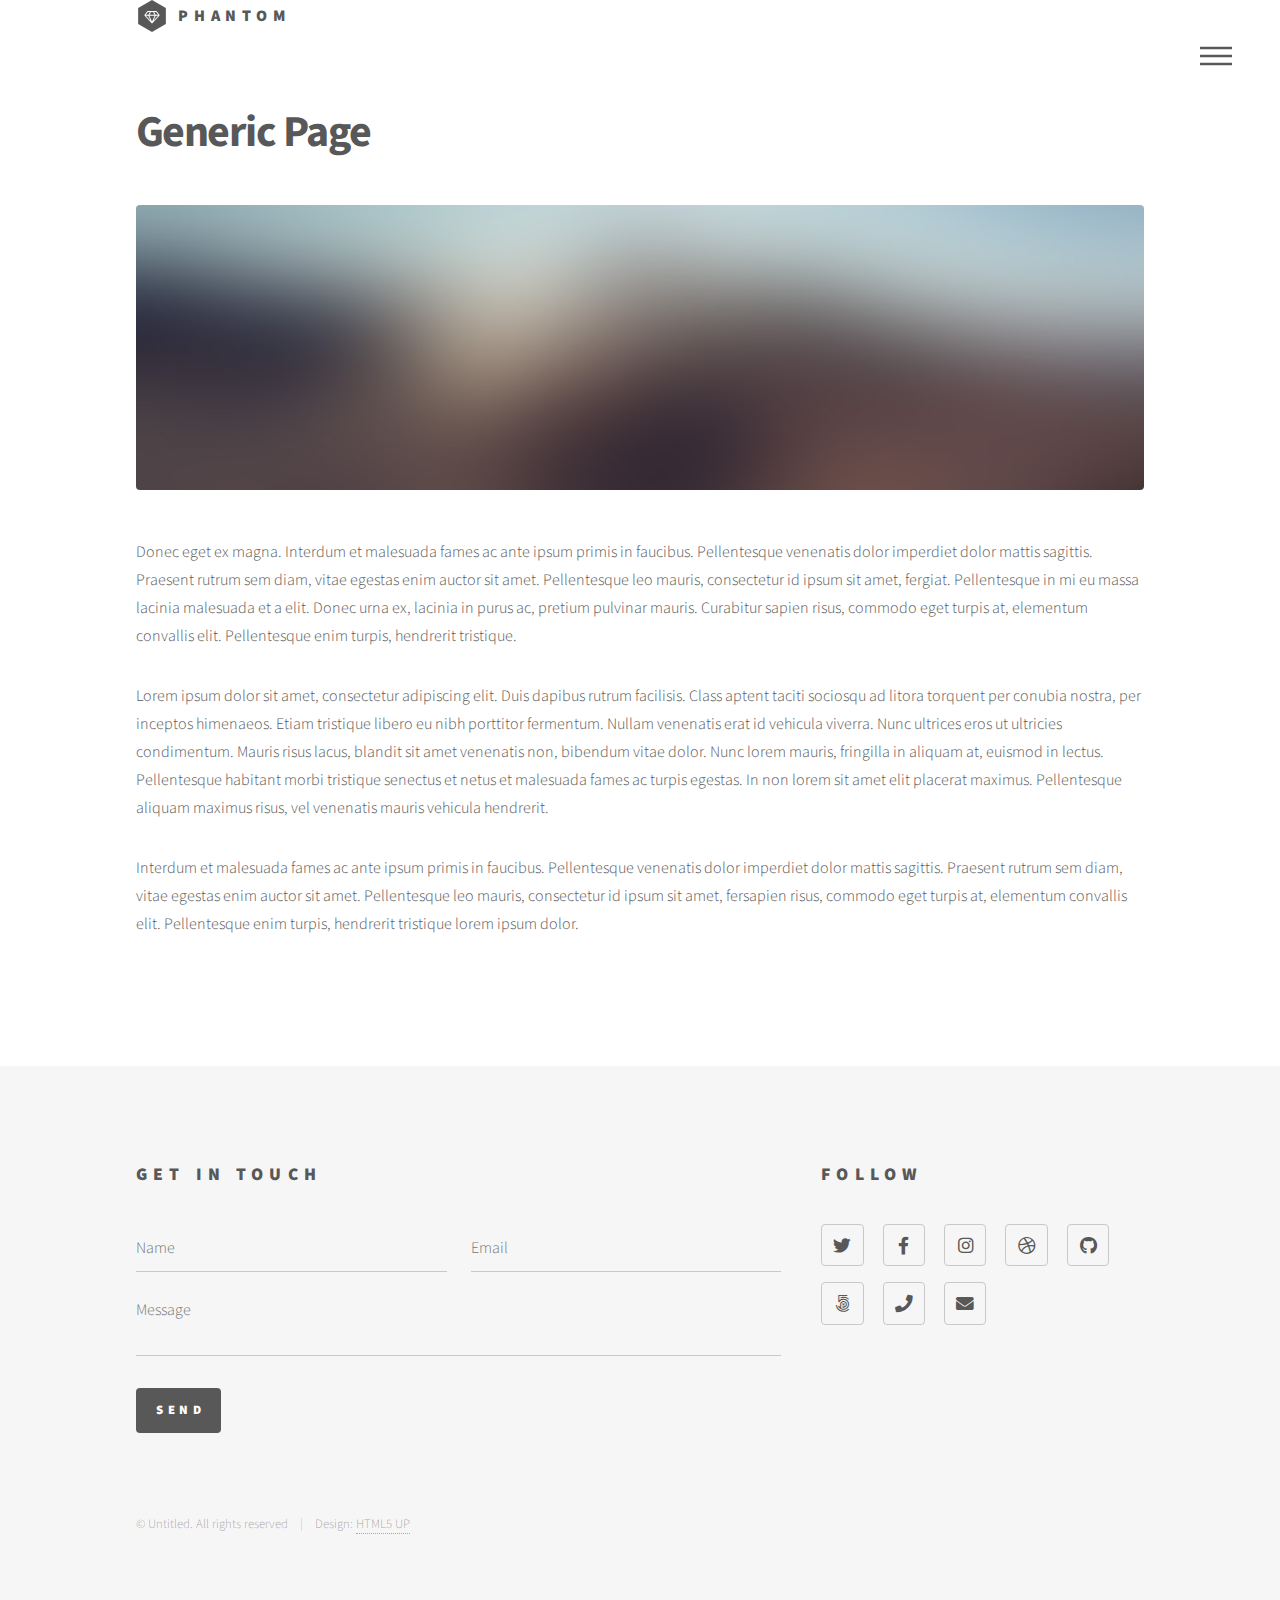
<file: generic.html>
<!DOCTYPE HTML>
<!--
	Phantom by HTML5 UP
	html5up.net | @ajlkn
	Free for personal and commercial use under the CCA 3.0 license (html5up.net/license)
-->
<html>
	<head>
		<title>Generic - Phantom by HTML5 UP</title>
		<meta charset="utf-8" />
		<meta name="viewport" content="width=device-width, initial-scale=1, user-scalable=no" />
		<link rel="stylesheet" href="assets/css/main.css" />
		<noscript><link rel="stylesheet" href="assets/css/noscript.css" /></noscript>
	</head>
	<body class="is-preload">
		<!-- Wrapper -->
			<div id="wrapper">

				<!-- Header -->
					<header id="header">
						<div class="inner">

							<!-- Logo -->
								<a href="index.html" class="logo">
									<span class="symbol"><img src="images/logo.svg" alt="" /></span><span class="title">Phantom</span>
								</a>

							<!-- Nav -->
								<nav>
									<ul>
										<li><a href="#menu">Menu</a></li>
									</ul>
								</nav>

						</div>
					</header>

				<!-- Menu -->
					<nav id="menu">
						<h2>Menu</h2>
						<ul>
							<li><a href="index.html">Home</a></li>
							<li><a href="generic.html">Ipsum veroeros</a></li>
							<li><a href="generic.html">Tempus etiam</a></li>
							<li><a href="generic.html">Consequat dolor</a></li>
							<li><a href="elements.html">Elements</a></li>
						</ul>
					</nav>

				<!-- Main -->
					<div id="main">
						<div class="inner">
							<h1>Generic Page</h1>
							<span class="image main"><img src="images/pic13.jpg" alt="" /></span>
							<p>Donec eget ex magna. Interdum et malesuada fames ac ante ipsum primis in faucibus. Pellentesque venenatis dolor imperdiet dolor mattis sagittis. Praesent rutrum sem diam, vitae egestas enim auctor sit amet. Pellentesque leo mauris, consectetur id ipsum sit amet, fergiat. Pellentesque in mi eu massa lacinia malesuada et a elit. Donec urna ex, lacinia in purus ac, pretium pulvinar mauris. Curabitur sapien risus, commodo eget turpis at, elementum convallis elit. Pellentesque enim turpis, hendrerit tristique.</p>
							<p>Lorem ipsum dolor sit amet, consectetur adipiscing elit. Duis dapibus rutrum facilisis. Class aptent taciti sociosqu ad litora torquent per conubia nostra, per inceptos himenaeos. Etiam tristique libero eu nibh porttitor fermentum. Nullam venenatis erat id vehicula viverra. Nunc ultrices eros ut ultricies condimentum. Mauris risus lacus, blandit sit amet venenatis non, bibendum vitae dolor. Nunc lorem mauris, fringilla in aliquam at, euismod in lectus. Pellentesque habitant morbi tristique senectus et netus et malesuada fames ac turpis egestas. In non lorem sit amet elit placerat maximus. Pellentesque aliquam maximus risus, vel venenatis mauris vehicula hendrerit.</p>
							<p>Interdum et malesuada fames ac ante ipsum primis in faucibus. Pellentesque venenatis dolor imperdiet dolor mattis sagittis. Praesent rutrum sem diam, vitae egestas enim auctor sit amet. Pellentesque leo mauris, consectetur id ipsum sit amet, fersapien risus, commodo eget turpis at, elementum convallis elit. Pellentesque enim turpis, hendrerit tristique lorem ipsum dolor.</p>
						</div>
					</div>

				<!-- Footer -->
					<footer id="footer">
						<div class="inner">
							<section>
								<h2>Get in touch</h2>
								<form method="post" action="#">
									<div class="fields">
										<div class="field half">
											<input type="text" name="name" id="name" placeholder="Name" />
										</div>
										<div class="field half">
											<input type="email" name="email" id="email" placeholder="Email" />
										</div>
										<div class="field">
											<textarea name="message" id="message" placeholder="Message"></textarea>
										</div>
									</div>
									<ul class="actions">
										<li><input type="submit" value="Send" class="primary" /></li>
									</ul>
								</form>
							</section>
							<section>
								<h2>Follow</h2>
								<ul class="icons">
									<li><a href="#" class="icon brands style2 fa-twitter"><span class="label">Twitter</span></a></li>
									<li><a href="#" class="icon brands style2 fa-facebook-f"><span class="label">Facebook</span></a></li>
									<li><a href="#" class="icon brands style2 fa-instagram"><span class="label">Instagram</span></a></li>
									<li><a href="#" class="icon brands style2 fa-dribbble"><span class="label">Dribbble</span></a></li>
									<li><a href="#" class="icon brands style2 fa-github"><span class="label">GitHub</span></a></li>
									<li><a href="#" class="icon brands style2 fa-500px"><span class="label">500px</span></a></li>
									<li><a href="#" class="icon solid style2 fa-phone"><span class="label">Phone</span></a></li>
									<li><a href="#" class="icon solid style2 fa-envelope"><span class="label">Email</span></a></li>
								</ul>
							</section>
							<ul class="copyright">
								<li>&copy; Untitled. All rights reserved</li><li>Design: <a href="http://html5up.net">HTML5 UP</a></li>
							</ul>
						</div>
					</footer>

			</div>

		<!-- Scripts -->
			<script src="assets/js/jquery.min.js"></script>
			<script src="assets/js/browser.min.js"></script>
			<script src="assets/js/breakpoints.min.js"></script>
			<script src="assets/js/util.js"></script>
			<script src="assets/js/main.js"></script>

	</body>
</html>
</file>
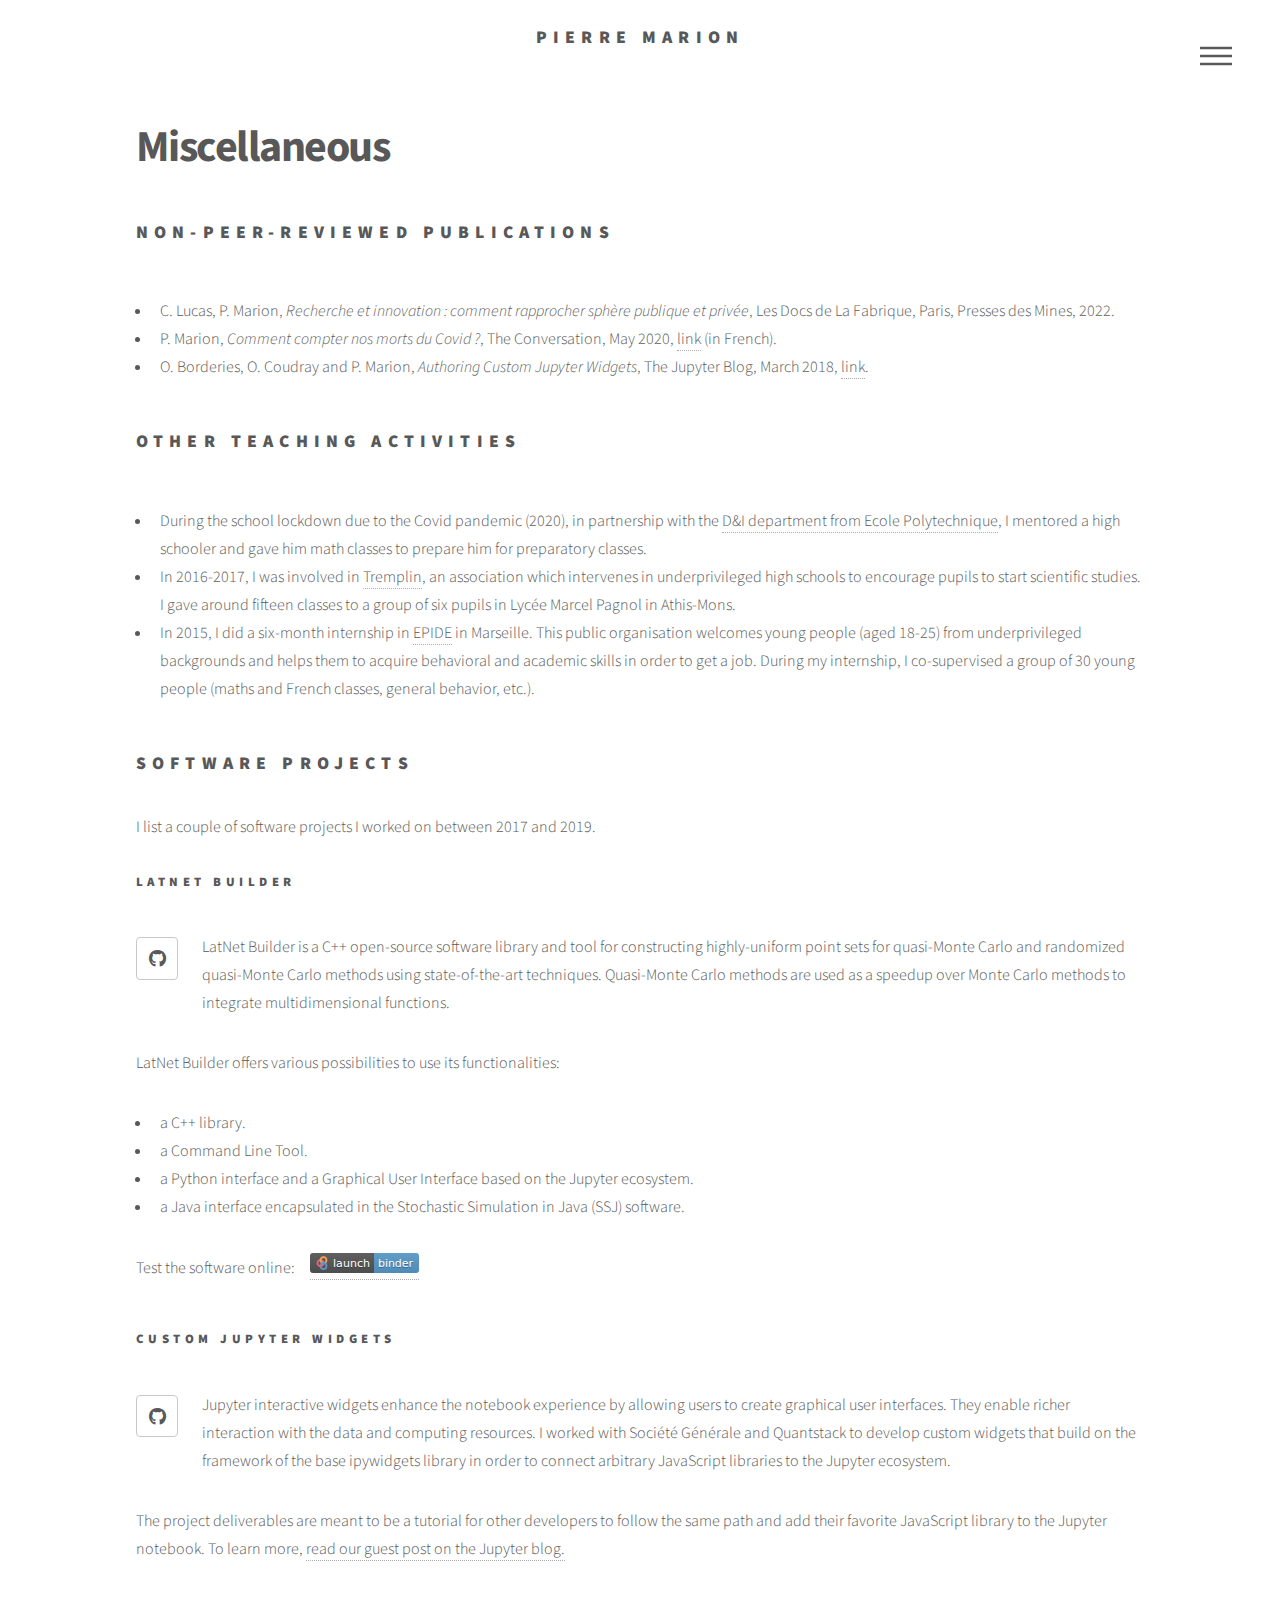
<file: misc.html>
<!DOCTYPE HTML>
<!--
	Phantom by HTML5 UP
	html5up.net | @ajlkn
	Free for personal and commercial use under the CCA 3.0 license (html5up.net/license)
-->
<html>
	<head>
		<title>Pierre Marion - Miscellaneous</title>
		<meta charset="utf-8" />
		<meta name="viewport" content="width=device-width, initial-scale=1, user-scalable=no" />
		<link rel="stylesheet" href="assets/css/main.css" />
		<link rel="shortcut icon" href="images/favicon.ico" />
		<noscript><link rel="stylesheet" href="assets/css/noscript.css" /></noscript>
	</head>
	<body class="is-preload">
		<!-- Wrapper -->
			<div id="wrapper">

				<!-- Header -->
				<header id="header">
					<!-- <img src="images/header/header.svg" alt="" /> -->
					 <h2 style="text-align:center; margin-top: 25px;">Pierre Marion</h2>
				<nav>
					<ul>
						<li><a href="#menu">Menu</a></li>
					</ul>
				</nav>
				</header>

				<!-- Menu -->
					<nav id="menu">
						<h2>Menu</h2>
						<ul>
							<li><a href="index.html">Home</a></li>
							<li><a href="research.html">Research</a></li>
							<li><a href="teaching.html">Teaching and Service</a></li>
							<li><a href="bio.html">Bio</a></li>
							<li><a href="carbon.html">Carbon Impact</a></li>
                            <li><a href="misc.html">Miscellaneous</a></li>
						</ul>
					</nav>

				<!-- Main -->
					<div id="main">
						<div class="inner">
                            <h1>Miscellaneous</h1>

                            
								<h2>Non-peer-reviewed publications</h2>
                                <section>
									<ul>
										<li>C. Lucas, P. Marion, <i>Recherche et innovation : comment rapprocher sphère publique et privée</i>, Les Docs de La Fabrique, Paris, Presses des Mines, 2022.</li>
										<li>P. Marion, <i>Comment compter nos morts du Covid ?</i>, The Conversation, May 2020, <a href="https://theconversation.com/comment-compter-nos-morts-du-covid-138278" target="_blank">link</a> (in French).</li>
										<li>O. Borderies, O. Coudray and P. Marion,
											<i>Authoring Custom Jupyter Widgets</i>, The Jupyter Blog, March 2018, <a href="https://blog.jupyter.org/authoring-custom-jupyter-widgets-2884a462e724" target="_blank">link</a>.</li>	
									</ul>
                                </section>

							
                            <h2>Other teaching activities</h2>
                            <section>
                            
                                <ul>
                                    <li>During the school lockdown due to the Covid pandemic (2020), in partnership with the <a href="https://www.polytechnique.edu/en/diversity-and-success-center">D&I department from Ecole Polytechnique</a>, I mentored a high schooler and gave him math classes to prepare him for preparatory classes.</li>
									<li>In 2016-2017, I was involved in <a href="https://www.association-tremplin.org/">Tremplin</a>, an association which intervenes in underprivileged high schools to encourage pupils to start scientific studies. I gave around fifteen classes to a group of six pupils in Lycée Marcel Pagnol in Athis-Mons.</li>
									<li>In 2015, I did a six-month internship in <a href="https://epide.fr/">EPIDE</a> in Marseille. This public organisation welcomes young people (aged 18-25) from underprivileged backgrounds and helps them to acquire behavioral and academic skills in order to get a job. During my internship, I co-supervised a group of 30 young people (maths and French classes, general behavior, etc.).</li>
								</ul>
                            </section>
						
							<h2>Software projects</h2>

							<p>I list a couple of software projects I worked on between 2017 and 2019.</p>
							
							<h4 id="latnet"> LatNet Builder </h4>

							<section>
								<p><span class="image left"><a href="https://github.com/umontreal-simul/latnetbuilder" class="icon brands style2 fa-github"></a></a></span>
									LatNet Builder is a C++ open-source software library and tool for constructing highly-uniform point sets 
									for quasi-Monte Carlo and randomized quasi-Monte Carlo methods using state-of-the-art techniques.
									Quasi-Monte Carlo methods are used as a speedup over Monte Carlo methods 
									to integrate multidimensional functions.</p>							
							
								<p>LatNet Builder offers various possibilities to use its functionalities:</p>

								<ul>
									<li>a C++ library.</li>
									<li>a Command Line Tool.</li>
									<li>a Python interface and a Graphical User Interface based on the Jupyter ecosystem.</li>
									<li>a Java interface encapsulated in the Stochastic Simulation in Java (SSJ) software.</li>
								</ul>

								<p>Test the software online: &nbsp; &nbsp; <a class="no-underline" href="https://mybinder.org/v2/gh/umontreal-simul/latnetbuilder/master?urlpath=/apps%2Fpython-wrapper%2Fnotebooks%2FInterface.ipynb"><img src="images/badge_binder.svg"> </a></p>
							</section>

							
							<h4 id="widgets"> Custom Jupyter widgets </h4>

							<section>
								<p><span class="image left"><a href="https://github.com/PierreMarion23/ipypivot" class="icon brands style2 fa-github"></a></a></span>

									Jupyter interactive widgets enhance the notebook experience by allowing users to create graphical user interfaces. 
									They enable richer interaction with the data and computing resources. 
									I worked with Société Générale and Quantstack to develop custom widgets that build on the framework
									of the base ipywidgets library in order to connect arbitrary JavaScript libraries to the Jupyter ecosystem.</p>							
							
								<p>The project deliverables are meant to be a tutorial for other developers to follow the same path and add their favorite JavaScript library to the Jupyter notebook. 
									To learn more, <a href="https://blog.jupyter.org/authoring-custom-jupyter-widgets-2884a462e724">read our guest post on the Jupyter blog.</a></p>
								
							</section>
						
						</div>
					</div>

				<!-- Footer -->
				<!-- <footer id="footer">
					<div class="inner">
						<section>
							<h2>Let's get in touch!</h2>
							<ul class="icons">
								<li><a href="mailto:pierre.marion@epfl.ch" class="icon solid style2 fa-envelope"><span class="label">E-Mail</span></a></li>
								<li><a href="https://www.linkedin.com/in/pierre-marion-816474130/" class="icon brands style2 fa-linkedin"><span class="label">LinkedIn</span></a></li>			
								<li><a href="https://github.com/PierreMarion23" class="icon brands style2 fa-github"><span class="label">GitHub</span></a></li>
							</ul>
						</section>
						<ul class="copyright">
							<li>&copy; Pierre Marion. All rights reserved</li><li>Design: <a href="http://html5up.net">HTML5 UP</a></li>
						</ul>
					</div>
				</footer> -->

			</div>

		<!-- Scripts -->
			<script src="assets/js/jquery.min.js"></script>
			<script src="assets/js/browser.min.js"></script>
			<script src="assets/js/breakpoints.min.js"></script>
			<script src="assets/js/util.js"></script>
			<script src="assets/js/main.js"></script>

	</body>
</html>
</file>
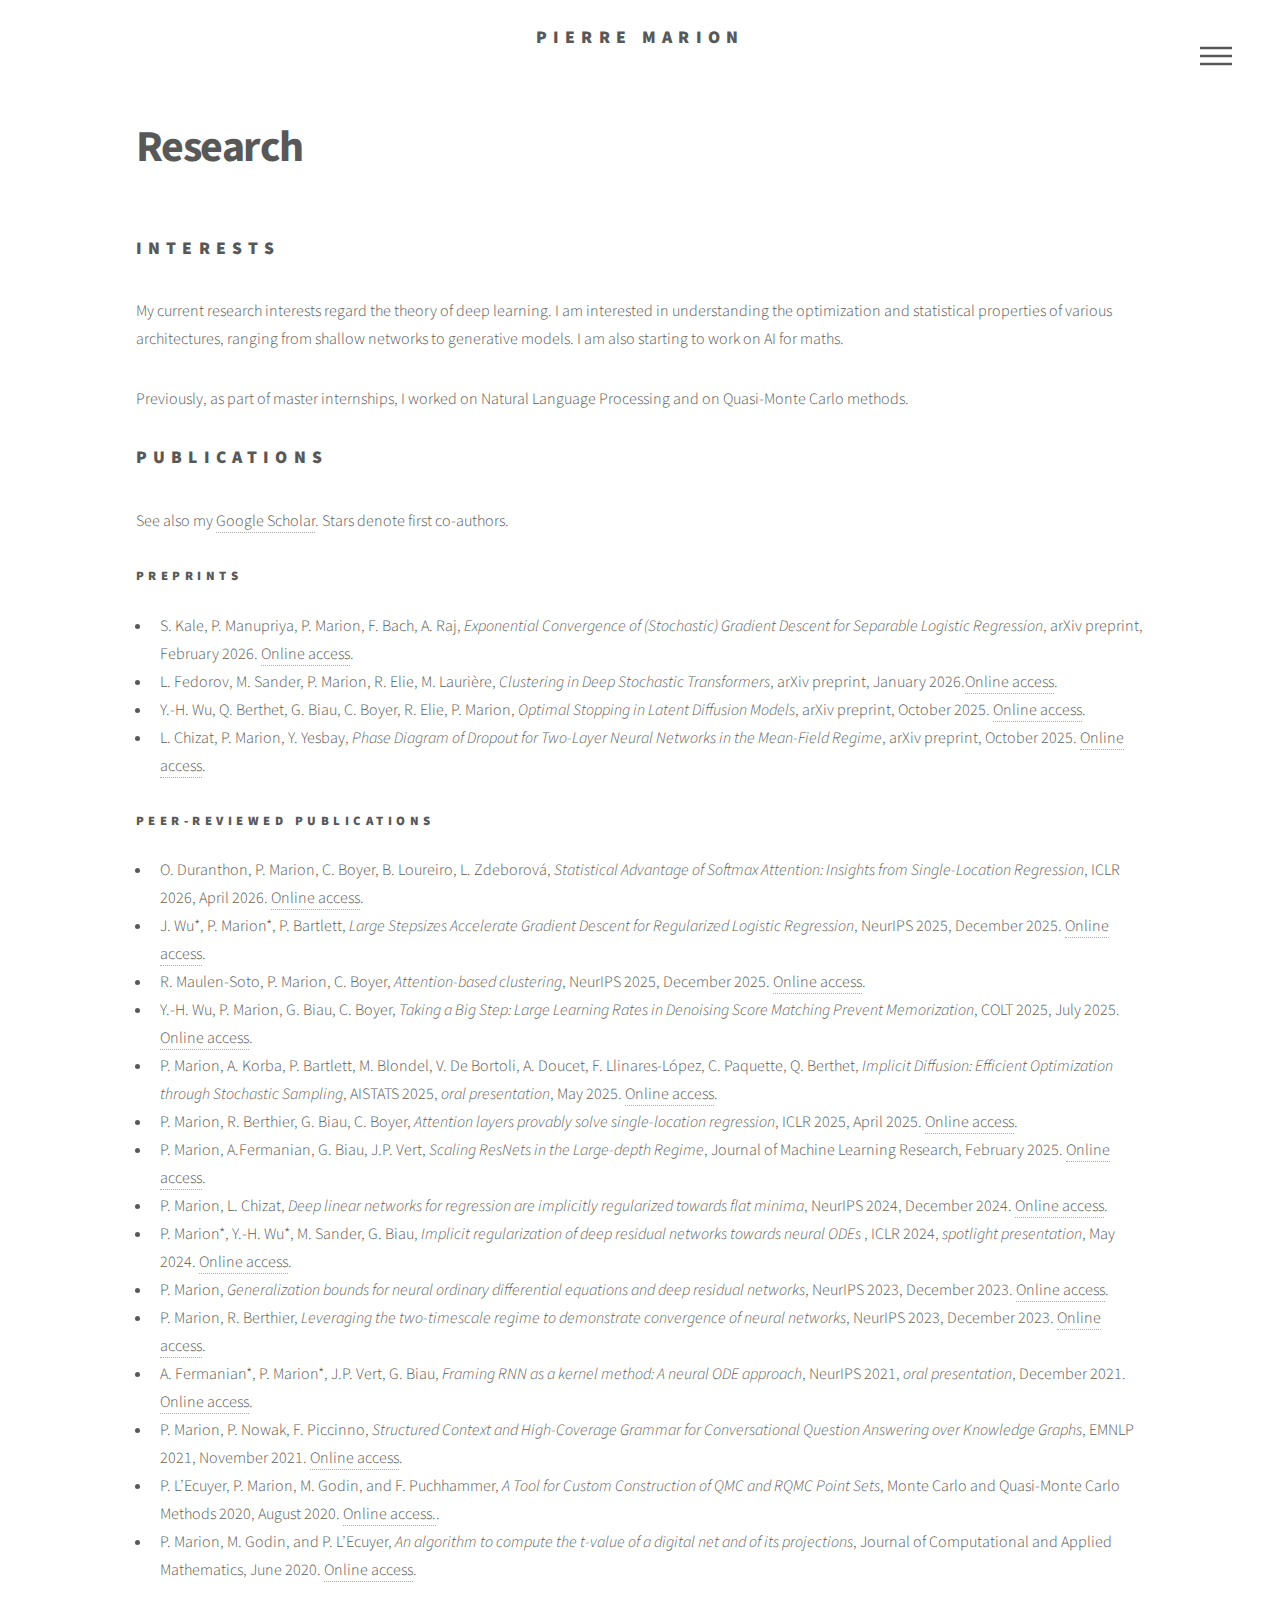
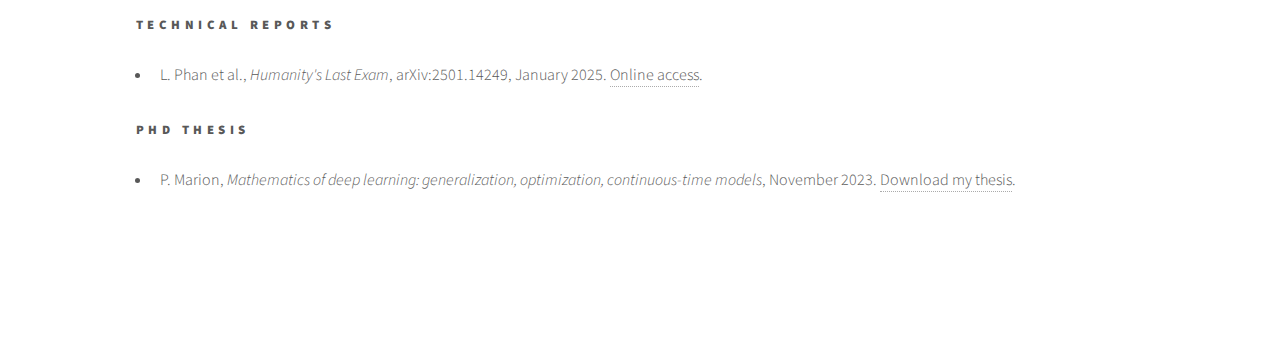
<file: research.html>
<!DOCTYPE HTML>
<!--
	Phantom by HTML5 UP
	html5up.net | @ajlkn
	Free for personal and commercial use under the CCA 3.0 license (html5up.net/license)
-->
<html>
	<head>
		<title>Pierre Marion - Research</title>
		<meta charset="utf-8" />
		<meta name="viewport" content="width=device-width, initial-scale=1, user-scalable=no" />
		<link rel="stylesheet" href="assets/css/main.css" />
		<link rel="shortcut icon" href="images/favicon.ico" />
		<noscript><link rel="stylesheet" href="assets/css/noscript.css" /></noscript>
	</head>
	<body class="is-preload">
		<!-- Wrapper -->
			<div id="wrapper">

				<!-- Header -->
				<header id="header">
					<!-- <img src="images/header/header.svg" alt="" /> -->
					 <h2 style="text-align:center; margin-top: 25px;">Pierre Marion</h2>
				<nav>
					<ul>
						<li><a href="#menu">Menu</a></li>
					</ul>
				</nav>
				</header>

				<!-- Menu -->
					<nav id="menu">
						<h2>Menu</h2>
						<ul>
							<li><a href="index.html">Home</a></li>
							<li><a href="research.html">Research</a></li>
							<li><a href="teaching.html">Teaching and Service</a></li>
							<li><a href="bio.html">Bio</a></li>
							<li><a href="carbon.html">Carbon Impact</a></li>
							<li><a href="misc.html">Miscellaneous</a></li>
						</ul>
					</nav>

				<!-- Main -->
					<div id="main">
						<div class="inner">
							<h1>Research</h1>
							
							<section>
								<h2>Interests</h2>

								<p>My current research interests regard the theory of deep learning. I am interested in understanding the optimization and statistical properties of various architectures, ranging from shallow networks to generative models. I am also starting to work on AI for maths.</p>
									
								<p>
								Previously, as part of master internships, I worked on Natural Language Processing and on Quasi-Monte Carlo methods.
								</p>

								

								<h2>Publications</h2>

								<p>See also my <a href="https://scholar.google.com/citations?user=Q8H5LgIAAAAJ">Google Scholar</a>. Stars denote first co-authors.</p>

								<h4>Preprints</h4>
									<ul>
										<li>S. Kale, P. Manupriya, P. Marion, F. Bach, A. Raj, <i>Exponential Convergence of (Stochastic) Gradient Descent for Separable Logistic Regression</i>, arXiv preprint, February 2026. <a href="https://arxiv.org/abs/2602.18946" target="_blank">Online access</a>.</li>
										<li>L. Fedorov, M. Sander, P. Marion, R. Elie, M. Laurière, <i>Clustering in Deep Stochastic Transformers</i>, arXiv preprint, January 2026.<a href="https://arxiv.org/abs/2601.21942" target="_blank">Online access</a>. </li>
										<li>Y.-H. Wu, Q. Berthet, G. Biau, C. Boyer, R. Elie, P. Marion, <i>Optimal Stopping in Latent Diffusion Models</i>, arXiv preprint, October 2025. <a href="https://arxiv.org/abs/2510.08409" target="_blank">Online access</a>.</li>
										<li>L. Chizat, P. Marion, Y. Yesbay, <i>Phase Diagram of Dropout for Two-Layer Neural Networks in the Mean-Field Regime</i>, arXiv preprint, October 2025. <a href="https://arxiv.org/abs/2510.07554" target="_blank">Online access</a>.</li>
									</ul>

								<h4>Peer-reviewed Publications</h4>
									<ul>
										<li>O. Duranthon, P. Marion, C. Boyer, B. Loureiro, L. Zdeborová, <i>Statistical Advantage of Softmax Attention: Insights from Single-Location Regression</i>, ICLR 2026, April 2026. <a href="https://arxiv.org/abs/2509.21936" target="_blank">Online access</a>.</li>
										<li>J. Wu*, P. Marion*, P. Bartlett, <i>Large Stepsizes Accelerate Gradient Descent for Regularized Logistic Regression</i>, NeurIPS 2025, December 2025. <a href="https://arxiv.org/abs/2506.02336" target="_blank">Online access</a>.</li>
										<li>R. Maulen-Soto, P. Marion, C. Boyer, <i>Attention-based clustering</i>, NeurIPS 2025, December 2025. <a href="https://arxiv.org/abs/2505.13112" target="_blank">Online access</a>.</li>
										<li>Y.-H. Wu, P. Marion, G. Biau, C. Boyer, <i>Taking a Big Step: Large Learning Rates in Denoising Score Matching Prevent Memorization</i>, COLT 2025, July 2025. <a href="https://arxiv.org/abs/2502.03435" target="_blank">Online access</a>.</li>
										<li>P. Marion, A. Korba, P. Bartlett, M. Blondel, V. De Bortoli, A. Doucet, F. Llinares-López, C. Paquette, Q. Berthet, <i>Implicit Diffusion: Efficient Optimization through Stochastic Sampling</i>, AISTATS 2025, <i>oral presentation</i>, May 2025. <a href="https://arxiv.org/abs/2402.05468" target="_blank">Online access</a>.</li>
										<li>P. Marion, R. Berthier, G. Biau, C. Boyer, <i>Attention layers provably solve single-location regression</i>, ICLR 2025, April 2025. <a href="https://arxiv.org/abs/2410.01537" target="_blank">Online access</a>.</li>
										<li>P. Marion, A.Fermanian, G. Biau, J.P. Vert, <i>Scaling ResNets in the Large-depth Regime</i>, Journal of Machine Learning Research, February 2025. <a href="https://jmlr.org/papers/v26/22-0664.html" target="_blank">Online access</a>.</li>
										<li>P. Marion, L. Chizat, <i>Deep linear networks for regression are implicitly regularized towards flat minima</i>, NeurIPS 2024, December 2024. <a href="https://arxiv.org/abs/2405.13456" target="_blank">Online access</a>.</li>
										<li>P. Marion*, Y.-H. Wu*, M. Sander, G. Biau, <i>Implicit regularization of deep residual networks towards neural ODEs </i>, ICLR 2024, <i>spotlight presentation</i>, May 2024. <a href="https://arxiv.org/abs/2309.01213" target="_blank">Online access</a>.</li>
										<li>P. Marion, <i>Generalization bounds for neural ordinary differential equations and deep residual networks</i>, NeurIPS 2023, December 2023. <a href="https://arxiv.org/abs/2305.06648" target="_blank">Online access</a>.</li>
										<li>P. Marion, R. Berthier, <i>Leveraging the two-timescale regime to demonstrate convergence of neural networks</i>, NeurIPS 2023, December 2023. <a href="https://arxiv.org/abs/2304.09576" target="_blank">Online access</a>.</li>
										<li>A. Fermanian*, P. Marion*, J.P. Vert, G. Biau, <i>Framing RNN as a kernel method: A neural ODE approach</i>, NeurIPS 2021, <i>oral presentation</i>, December 2021. <a href="https://proceedings.neurips.cc/paper/2021/hash/18a9042b3fc5b02fe3d57fea87d6992f-Abstract.html" target="_blank">Online access</a>.</li>
										<li>P. Marion, P. Nowak, F. Piccinno, <i>Structured Context and High-Coverage Grammar for Conversational Question Answering over Knowledge Graphs</i>, EMNLP 2021, November 2021. <a href="https://aclanthology.org/2021.emnlp-main.695/" target="_blank">Online access</a>.</li>
										<li>P. L’Ecuyer, P. Marion, M. Godin, and F. Puchhammer, <i>A Tool for Custom Construction of QMC and RQMC Point Sets</i>, Monte Carlo and Quasi-Monte Carlo Methods 2020, August 2020. <a href="https://www.springerprofessional.de/en/a-tool-for-custom-construction-of-qmc-and-rqmc-point-sets/22166480" target="_blank">Online access.</a>.</li>
										<li>P. Marion, M. Godin, and P. L’Ecuyer, <i>An algorithm to compute the t-value of a digital net
										and of its projections</i>, Journal of Computational and Applied Mathematics, June 2020. <a href="https://doi.org/10.1016/j.cam.2019.112669" target="_blank">Online access</a>.</li>
									</ul>
								
								<h4>Technical Reports</h4>
									<ul>
										<li>L. Phan et al., <i>Humanity's Last Exam</i>, arXiv:2501.14249, January 2025. <a href="https://arxiv.org/abs/2501.14249" target="_blank">Online access</a>.</li>
									</ul>

								<h4>PhD Thesis</h4>
									<ul>
										<li>P. Marion, <i>Mathematics of deep learning: generalization, optimization, continuous-time models</i>, November 2023. <a href="files/thesis.pdf" target="_blank">Download my thesis</a>.</li>
									</ul>

		
							</section>
								
						
						
						</div>
					</div>

				<!-- Footer -->
				<!-- <footer id="footer">
					<div class="inner">
						<section>
							<h2>Let's get in touch!</h2>
							<ul class="icons">
								<li><a href="mailto:pierre.marion@epfl.ch" class="icon solid style2 fa-envelope"><span class="label">E-Mail</span></a></li>
								<li><a href="https://www.linkedin.com/in/pierre-marion-816474130/" class="icon brands style2 fa-linkedin"><span class="label">LinkedIn</span></a></li>			
								<li><a href="https://github.com/PierreMarion23" class="icon brands style2 fa-github"><span class="label">GitHub</span></a></li>
							</ul>
						</section>
						<ul class="copyright">
							<li>&copy; Pierre Marion. All rights reserved</li><li>Design: <a href="http://html5up.net">HTML5 UP</a></li>
						</ul>
					</div>
				</footer> -->

			</div>

		<!-- Scripts -->
			<script src="assets/js/jquery.min.js"></script>
			<script src="assets/js/browser.min.js"></script>
			<script src="assets/js/breakpoints.min.js"></script>
			<script src="assets/js/util.js"></script>
			<script src="assets/js/main.js"></script>

	</body>
</html>
</file>
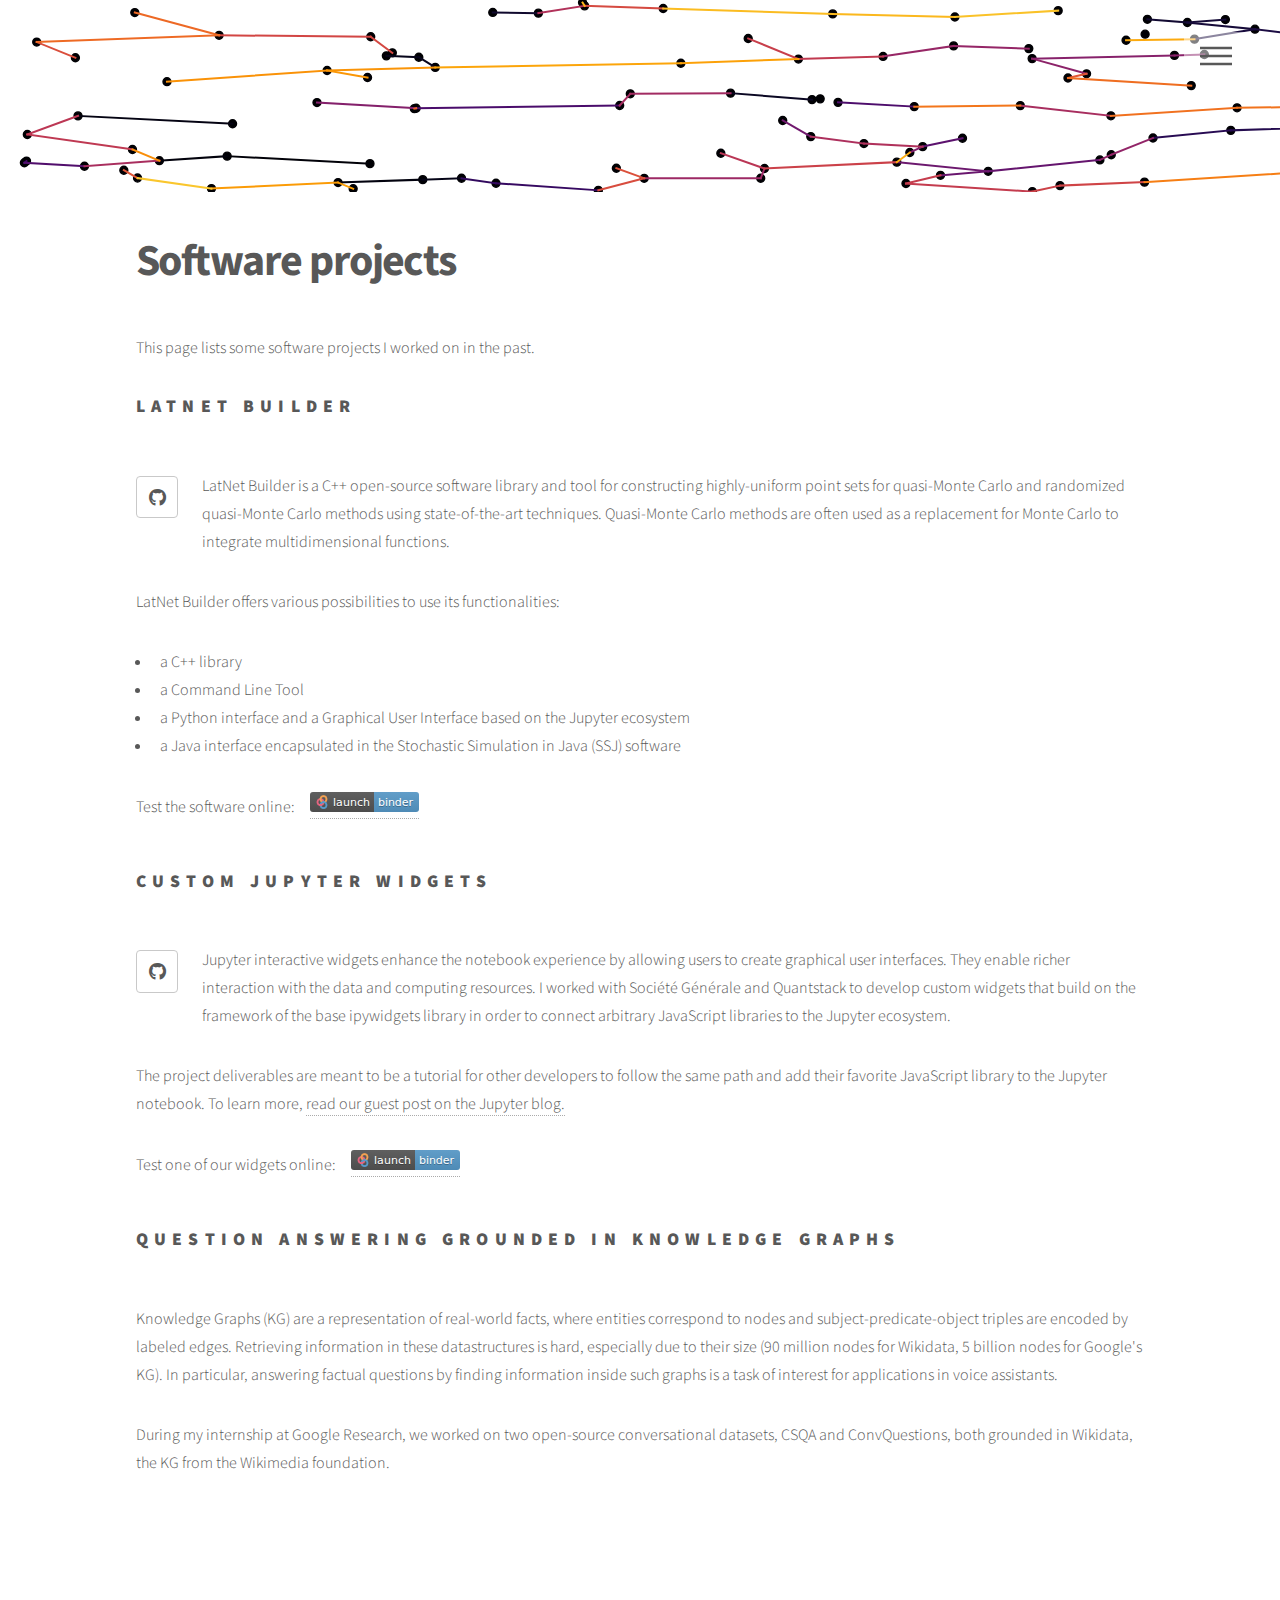
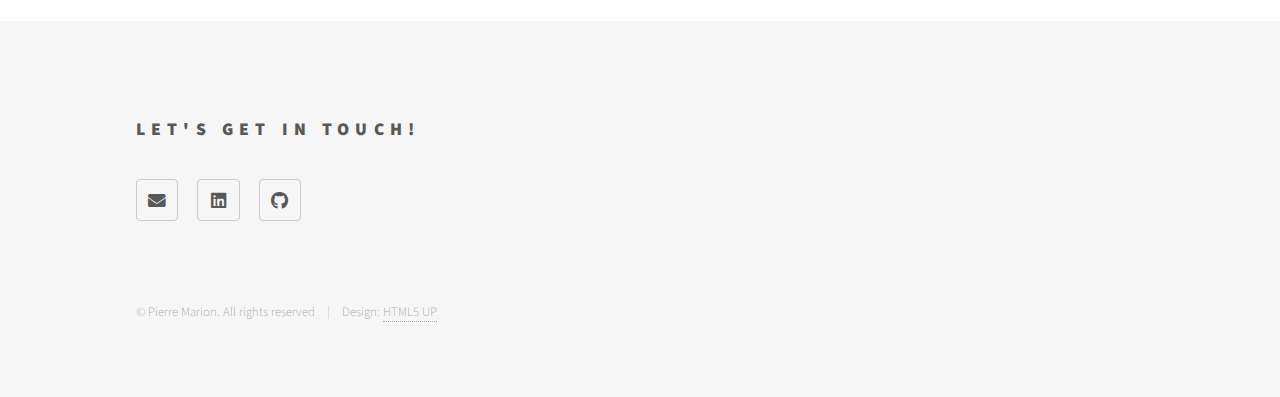
<file: software.html>
<!DOCTYPE HTML>
<!--
	Phantom by HTML5 UP
	html5up.net | @ajlkn
	Free for personal and commercial use under the CCA 3.0 license (html5up.net/license)
-->
<html>
	<head>
		<title>Pierre Marion - Software projects</title>
		<meta charset="utf-8" />
		<meta name="viewport" content="width=device-width, initial-scale=1, user-scalable=no" />
		<link rel="stylesheet" href="assets/css/main.css" />
		<link rel="shortcut icon" href="images/favicon.ico" />
		<noscript><link rel="stylesheet" href="assets/css/noscript.css" /></noscript>
	</head>
	<body class="is-preload">
		<!-- Wrapper -->
			<div id="wrapper">

				<!-- Header -->
				<header id="header">
					<img src="images/header/header.svg" alt="" />
				<nav>
					<ul>
						<li><a href="#menu">Menu</a></li>
					</ul>
				</nav>
				</header>

				<!-- Menu -->
					<nav id="menu">
						<h2>Menu</h2>
						<ul>
							<li><a href="index.html">Home</a></li>
							<li><a href="research.html">Research</a></li>
							<li><a href="teaching.html">Teaching</a></li>
							<li><a href="software.html">Software projects</a></li>
						</ul>
					</nav>

				<!-- Main -->
					<div id="main">
						<div class="inner">
							<h1>Software projects</h1>

							<p>This page lists some software projects I worked on in the past.</p>
							
							<h2 id="latnet"> LatNet Builder </h2>

							<section>
								<p><span class="image left"><a href="https://github.com/umontreal-simul/latnetbuilder" class="icon brands style2 fa-github"></a></a></span>
									LatNet Builder is a C++ open-source software library and tool for constructing highly-uniform point sets 
									for quasi-Monte Carlo and randomized quasi-Monte Carlo methods using state-of-the-art techniques.
									Quasi-Monte Carlo methods are often used as a replacement for Monte Carlo 
									to integrate multidimensional functions.</p>							
							
								<p>LatNet Builder offers various possibilities to use its functionalities:</p>

								<ul>
									<li>a C++ library</li>
									<li>a Command Line Tool</li>
									<li>a Python interface and a Graphical User Interface based on the Jupyter ecosystem</li>
									<li>a Java interface encapsulated in the Stochastic Simulation in Java (SSJ) software</li>
								</ul>

								<p>Test the software online: &nbsp; &nbsp; <a class="no-underline" href="https://mybinder.org/v2/gh/umontreal-simul/latnetbuilder/master?urlpath=/apps%2Fpython-wrapper%2Fnotebooks%2FInterface.ipynb"><img src="images/badge_binder.svg"> </a></p>
							</section>

							
							<h2 id="widgets"> Custom Jupyter widgets </h2>

							<section>
								<p><span class="image left"><a href="https://github.com/PierreMarion23/ipypivot" class="icon brands style2 fa-github"></a></a></span>

									Jupyter interactive widgets enhance the notebook experience by allowing users to create graphical user interfaces. 
									They enable richer interaction with the data and computing resources. 
									I worked with Société Générale and Quantstack to develop custom widgets that build on the framework
									of the base ipywidgets library in order to connect arbitrary JavaScript libraries to the Jupyter ecosystem.</p>							
							
								<p>The project deliverables are meant to be a tutorial for other developers to follow the same path and add their favorite JavaScript library to the Jupyter notebook. 
									To learn more, <a href="https://blog.jupyter.org/authoring-custom-jupyter-widgets-2884a462e724">read our guest post on the Jupyter blog.</a></p>

								<p>Test one of our widgets online: &nbsp; &nbsp; <a class="no-underline" href="https://mybinder.org/v2/gh/PierreMarion23/ipypivot-binder/master?filepath=demo_pivot_table.ipynb"><img src="images/badge_binder.svg"> </a></p>
								
							</section>


							<h2 id="qakg"> Question Answering grounded in Knowledge Graphs </h2>

							<section>
								<p>
									Knowledge Graphs (KG) are a representation of real-world facts, where entities correspond to nodes and subject-predicate-object triples are encoded by labeled edges. 
									Retrieving information in these datastructures is hard, especially due to their size (90 million nodes for Wikidata, 5 billion nodes for Google's KG).
									In particular, answering factual questions by finding information inside such graphs is a task of interest for applications in voice assistants.
								</p>
								
								<p>
									During my internship at Google Research, we worked on two open-source conversational datasets, CSQA and ConvQuestions, both grounded in Wikidata, the KG from the Wikimedia foundation.

								</p>							
							
							</section>

						</div>
					</div>

				<!-- Footer -->
				<footer id="footer">
					<div class="inner">
						<section>
							<h2>Let's get in touch!</h2>
							<ul class="icons">
								<li><a href="mailto:pierre.marion@mines.org" class="icon solid style2 fa-envelope"><span class="label">E-Mail</span></a></li>
								<li><a href="https://www.linkedin.com/in/pierre-marion-816474130/" class="icon brands style2 fa-linkedin"><span class="label">LinkedIn</span></a></li>
								<li><a href="https://github.com/PierreMarion23" class="icon brands style2 fa-github"><span class="label">GitHub</span></a></li>
							</ul>
						</section>
						<ul class="copyright">
							<li>&copy; Pierre Marion. All rights reserved</li><li>Design: <a href="http://html5up.net">HTML5 UP</a></li>
						</ul>
					</div>
				</footer>

			</div>

		<!-- Scripts -->
			<script src="assets/js/jquery.min.js"></script>
			<script src="assets/js/browser.min.js"></script>
			<script src="assets/js/breakpoints.min.js"></script>
			<script src="assets/js/util.js"></script>
			<script src="assets/js/main.js"></script>

	</body>
</html>
</file>
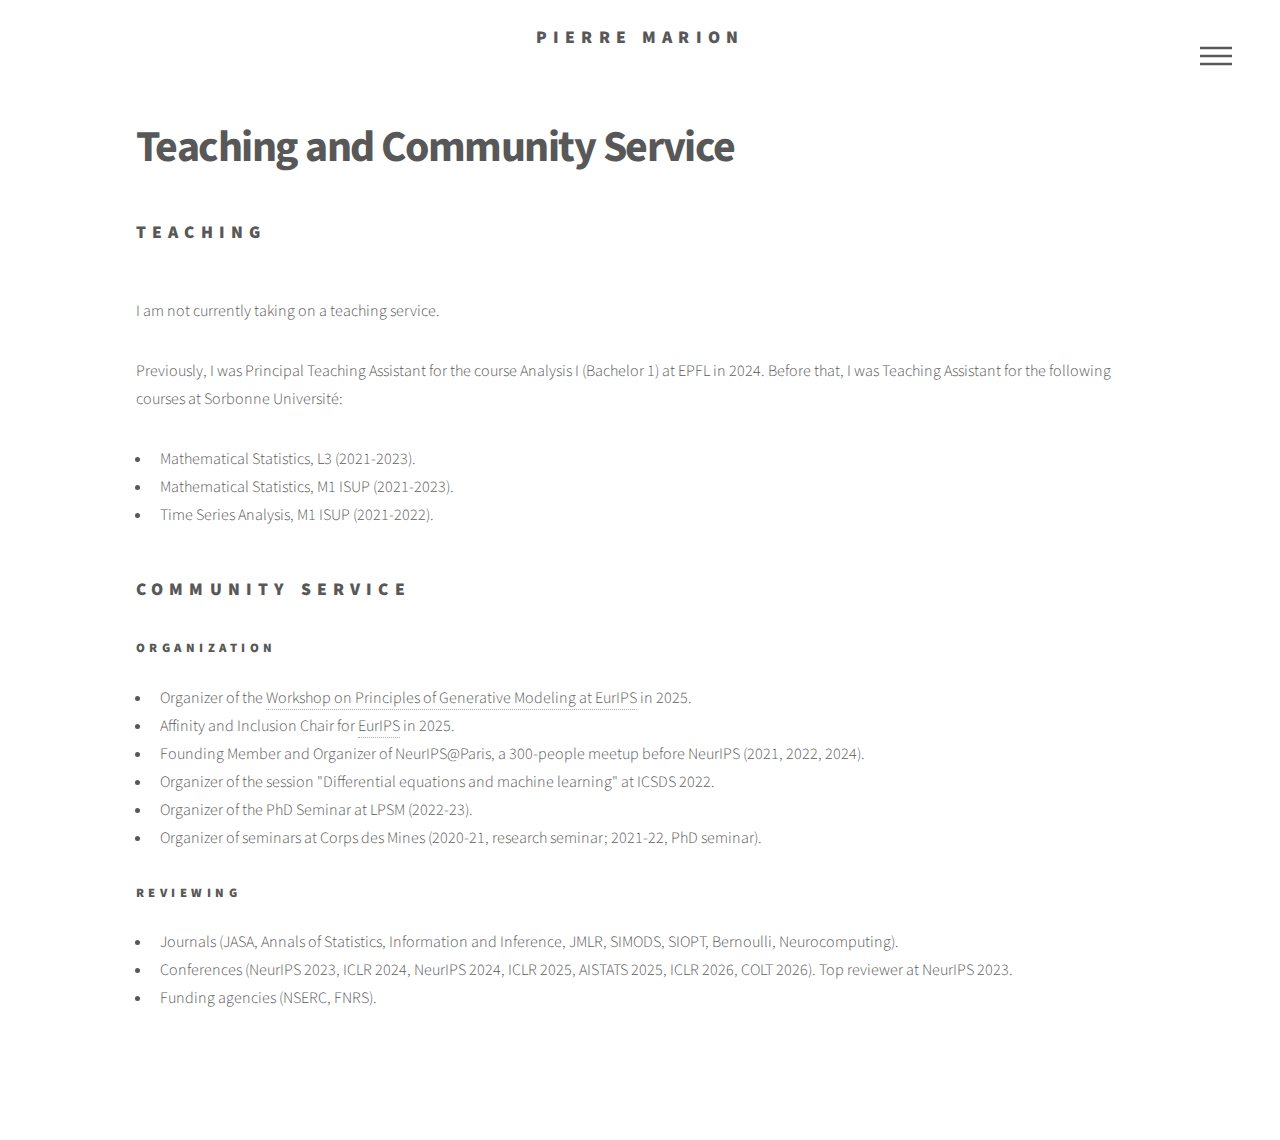
<file: teaching.html>
<!DOCTYPE HTML>
<!--
	Phantom by HTML5 UP
	html5up.net | @ajlkn
	Free for personal and commercial use under the CCA 3.0 license (html5up.net/license)
-->
<html>
	<head>
		<title>Pierre Marion - Teaching and Service</title>
		<meta charset="utf-8" />
		<meta name="viewport" content="width=device-width, initial-scale=1, user-scalable=no" />
		<link rel="stylesheet" href="assets/css/main.css" />
		<link rel="shortcut icon" href="images/favicon.ico" />
		<noscript><link rel="stylesheet" href="assets/css/noscript.css" /></noscript>
	</head>
	<body class="is-preload">
		<!-- Wrapper -->
			<div id="wrapper">

				<!-- Header -->
				<header id="header">
					<!-- <img src="images/header/header.svg" alt="" /> -->
					 <h2 style="text-align:center; margin-top: 25px;">Pierre Marion</h2>
				<nav>
					<ul>
						<li><a href="#menu">Menu</a></li>
					</ul>
				</nav>
				</header>

				<!-- Menu -->
					<nav id="menu">
						<h2>Menu</h2>
						<ul>
							<li><a href="index.html">Home</a></li>
							<li><a href="research.html">Research</a></li>
							<li><a href="teaching.html">Teaching and Service</a></li>
							<li><a href="bio.html">Bio</a></li>
							<li><a href="carbon.html">Carbon Impact</a></li>
							<li><a href="misc.html">Miscellaneous</a></li>
						</ul>
					</nav>

				<!-- Main -->
					<div id="main">
						<div class="inner">
							<h1>Teaching and Community Service</h1>
							<h2>Teaching</h2>

                            <section>
								<p>I am not currently taking on a teaching service.</p>
								<p>Previously, I was Principal Teaching Assistant for the course Analysis I (Bachelor 1) at EPFL in 2024. Before that, I was Teaching Assistant for the following courses at Sorbonne Université:</p>
								<ul>
									<li>Mathematical Statistics, L3 (2021-2023).</li>
									<li>Mathematical Statistics, M1 ISUP (2021-2023).</li>
									<li>Time Series Analysis, M1 ISUP (2021-2022).</li>
								</ul>
							</section>

							<h2>Community service</h2>

							<h4>Organization</h4>
								<ul>
									<li>Organizer of the <a href="https://sites.google.com/view/prigm-eurips-2025/home">Workshop on Principles of Generative Modeling at EurIPS</a> in 2025.</li>
									<li>Affinity and Inclusion Chair for <a href="https://eurips.cc/">EurIPS</a> in 2025.</li>
									<li>Founding Member and Organizer of NeurIPS@Paris, a 300-people meetup before NeurIPS (2021, 2022, 2024).</li>
									<li>Organizer of the session "Differential equations and machine learning" at ICSDS 2022.</li>
									<li>Organizer of the PhD Seminar at LPSM (2022-23).</li>
									<li>Organizer of seminars at Corps des Mines (2020-21, research seminar; 2021-22, PhD seminar).</li>
									
								</ul>

							<h4>Reviewing</h4>
								<ul>
									<li>Journals (JASA, Annals of Statistics, Information and Inference, JMLR, SIMODS, SIOPT, Bernoulli, Neurocomputing).</li>
									<li>Conferences (NeurIPS 2023, ICLR 2024, NeurIPS 2024, ICLR 2025, AISTATS 2025, ICLR 2026, COLT 2026). Top reviewer at NeurIPS 2023.</li>
									<li>Funding agencies (NSERC, FNRS).</li>
								</ul>
						</div>
					</div>

				<!-- Footer -->
				<!-- <footer id="footer">
					<div class="inner">
						<section>
							<h2>Let's get in touch!</h2>
							<ul class="icons">
								<li><a href="mailto:pierre.marion@epfl.ch" class="icon solid style2 fa-envelope"><span class="label">E-Mail</span></a></li>
								<li><a href="https://www.linkedin.com/in/pierre-marion-816474130/" class="icon brands style2 fa-linkedin"><span class="label">LinkedIn</span></a></li>
								<li><a href="https://github.com/PierreMarion23" class="icon brands style2 fa-github"><span class="label">GitHub</span></a></li>
							</ul>
						</section>
						<ul class="copyright">
							<li>&copy; Pierre Marion. All rights reserved</li><li>Design: <a href="http://html5up.net">HTML5 UP</a></li>
						</ul>
					</div>
				</footer> -->

			</div>

		<!-- Scripts -->
			<script src="assets/js/jquery.min.js"></script>
			<script src="assets/js/browser.min.js"></script>
			<script src="assets/js/breakpoints.min.js"></script>
			<script src="assets/js/util.js"></script>
			<script src="assets/js/main.js"></script>

	</body>
</html>
</file>
<file: assets/css/noscript.css>
/*
	Phantom by HTML5 UP
	html5up.net | @ajlkn
	Free for personal and commercial use under the CCA 3.0 license (html5up.net/license)
*/

/* Tiles */

	body.is-preload .tiles article {
		-moz-transform: none;
		-webkit-transform: none;
		-ms-transform: none;
		transform: none;
		opacity: 1;
	}
</file>
<file: assets/css/main.css>
@import url(fontawesome-all.min.css);
@import url("https://fonts.googleapis.com/css?family=Source+Sans+Pro:300,700,900");

/*
	Phantom by HTML5 UP
	html5up.net | @ajlkn
	Free for personal and commercial use under the CCA 3.0 license (html5up.net/license)
*/

html, body, div, span, applet, object,
iframe, h1, h2, h3, h4, h5, h6, p, blockquote,
pre, a, abbr, acronym, address, big, cite,
code, del, dfn, em, img, ins, kbd, q, s, samp,
small, strike, strong, sub, sup, tt, var, b,
u, i, center, dl, dt, dd, ol, ul, li, fieldset,
form, label, legend, table, caption, tbody,
tfoot, thead, tr, th, td, article, aside,
canvas, details, embed, figure, figcaption,
footer, header, hgroup, menu, nav, output, ruby,
 summary, time, mark, audio, video {
	margin: 0;
	padding: 0;
	border: 0;
	font-size: 100%;
	font: inherit;
	vertical-align: baseline;}

section{
	margin: 0;
	padding: 1em 0 1em 0;
	border: 0;
	font-size: 100%;
	font: inherit;
	vertical-align: baseline;
}

article, aside, details, figcaption, figure,
footer, header, hgroup, menu, nav, section {
	display: block;}

body {
	line-height: 1;
}

ol, ul {
	list-style: none;
}

blockquote, q {
	quotes: none;
}

	blockquote:before, blockquote:after, q:before, q:after {
		content: '';
		content: none;
	}

table {
	border-collapse: collapse;
	border-spacing: 0;
}

body {
	-webkit-text-size-adjust: none;
}

mark {
	background-color: transparent;
	color: inherit;
}

input::-moz-focus-inner {
	border: 0;
	padding: 0;
}

input, select, textarea {
	-moz-appearance: none;
	-webkit-appearance: none;
	-ms-appearance: none;
	appearance: none;
}

/* Basic */

	@-ms-viewport {
		width: device-width;
	}

	body {
		-ms-overflow-style: scrollbar;
	}

	@media screen and (max-width: 480px) {

		html, body {
			min-width: 320px;
		}

	}

	html {
		box-sizing: border-box;
	}

	*, *:before, *:after {
		box-sizing: inherit;
	}

	body {
		background: #ffffff;
	}

		body.is-preload *, body.is-preload *:before, body.is-preload *:after {
			-moz-animation: none !important;
			-webkit-animation: none !important;
			-ms-animation: none !important;
			animation: none !important;
			-moz-transition: none !important;
			-webkit-transition: none !important;
			-ms-transition: none !important;
			transition: none !important;
		}

/* Type */

	body, input, select, textarea {
		color: #585858;
		font-family: "Source Sans Pro", Helvetica, sans-serif;
		font-size: 16pt;
		font-weight: 300;
		line-height: 1.75;
	}

		@media screen and (max-width: 1680px) {

			body, input, select, textarea {
				font-size: 14pt;
			}

		}

		@media screen and (max-width: 1280px) {

			body, input, select, textarea {
				font-size: 12pt;
			}

		}

	a {
		-moz-transition: border-bottom-color 0.2s ease, color 0.2s ease;
		-webkit-transition: border-bottom-color 0.2s ease, color 0.2s ease;
		-ms-transition: border-bottom-color 0.2s ease, color 0.2s ease;
		transition: border-bottom-color 0.2s ease, color 0.2s ease;
		text-decoration: none;
		color: #585858;
		border-bottom: dotted 1px rgba(88, 88, 88, 0.5);
	}

		a:hover {
			border-bottom-color: transparent;
			color: #f2849e !important;
		}

	strong, b {
		font-weight: 900;
	}

	em, i {
		font-style: italic;
	}

	p {
		margin: 0 0 2em 0;
	}

	h1 {
		font-size: 2.75em;
		font-weight: 700;
		line-height: 1.3;
		margin: 0 0 1em 0;
		letter-spacing: -0.035em;
	}

		h1 a {
			color: inherit;
		}

		@media screen and (max-width: 736px) {

			h1 {
				font-size: 2em;
				margin: 0 0 1em 0;
			}

		}

		@media screen and (max-width: 360px) {

			h1 {
				font-size: 1.75em;
			}

		}

	h2, h3, h4, h5, h6 {
		font-weight: 900;
		line-height: 1.5;
		margin: 0 0 2em 0;
		text-transform: uppercase;
		letter-spacing: 0.35em;
	}

		h2 a, h3 a, h4 a, h5 a, h6 a {
			color: inherit;
		}

	h2 {
		font-size: 1.1em;
	}

	h3 {
		font-size: 1em;
	}

	h4 {
		font-size: 0.8em;
	}

	h5 {
		font-size: 0.8em;
	}

	h6 {
		font-size: 0.8em;
	}

	@media screen and (max-width: 980px) {

		h1 br, h2 br, h3 br, h4 br, h5 br, h6 br {
			display: none;
		}

	}

	@media screen and (max-width: 736px) {

		h2 {
			font-size: 1em;
		}

		h3 {
			font-size: 0.8em;
		}

	}

	sub {
		font-size: 0.8em;
		position: relative;
		top: 0.5em;
	}

	sup {
		font-size: 0.8em;
		position: relative;
		top: -0.5em;
	}

	blockquote {
		border-left: solid 4px #c9c9c9;
		font-style: italic;
		margin: 0 0 2em 0;
		padding: 0.5em 0 0.5em 2em;
	}

	code {
		background: rgba(144, 144, 144, 0.075);
		border-radius: 4px;
		border: solid 1px #c9c9c9;
		font-family: "Courier New", monospace;
		font-size: 0.9em;
		margin: 0 0.25em;
		padding: 0.25em 0.65em;
	}

	pre {
		-webkit-overflow-scrolling: touch;
		font-family: "Courier New", monospace;
		font-size: 0.9em;
		margin: 0 0 2em 0;
	}

		pre code {
			display: block;
			line-height: 1.75;
			padding: 1em 1.5em;
			overflow-x: auto;
		}

	hr {
		border: 0;
		border-bottom: solid 1px #c9c9c9;
		margin: 2em 0;
	}

		hr.major {
			margin: 3em 0;
		}

	.align-left {
		text-align: left;
	}

	.align-center {
		text-align: center;
	}

	.align-right {
		text-align: right;
	}

/* Row */

	.row {
		display: flex;
		flex-wrap: wrap;
		box-sizing: border-box;
		align-items: stretch;
	}

		.row > * {
			box-sizing: border-box;
		}

		.row.gtr-uniform > * > :last-child {
			margin-bottom: 0;
		}

		.row.aln-left {
			justify-content: flex-start;
		}

		.row.aln-center {
			justify-content: center;
		}

		.row.aln-right {
			justify-content: flex-end;
		}

		.row.aln-top {
			align-items: flex-start;
		}

		.row.aln-middle {
			align-items: center;
		}

		.row.aln-bottom {
			align-items: flex-end;
		}

		.row > .imp {
			order: -1;
		}

		.row > .col-1 {
			width: 8.33333%;
		}

		.row > .off-1 {
			margin-left: 8.33333%;
		}

		.row > .col-2 {
			width: 16.66667%;
		}

		.row > .off-2 {
			margin-left: 16.66667%;
		}

		.row > .col-3 {
			width: 25%;
		}

		.row > .off-3 {
			margin-left: 25%;
		}

		.row > .col-4 {
			width: 33.33333%;
		}

		.row > .off-4 {
			margin-left: 33.33333%;
		}

		.row > .col-5 {
			width: 41.66667%;
		}

		.row > .off-5 {
			margin-left: 41.66667%;
		}

		.row > .col-6 {
			width: 50%;
		}

		.row > .off-6 {
			margin-left: 50%;
		}

		.row > .col-7 {
			width: 58.33333%;
		}

		.row > .off-7 {
			margin-left: 58.33333%;
		}

		.row > .col-8 {
			width: 66.66667%;
		}

		.row > .off-8 {
			margin-left: 66.66667%;
		}

		.row > .col-9 {
			width: 75%;
		}

		.row > .off-9 {
			margin-left: 75%;
		}

		.row > .col-10 {
			width: 83.33333%;
		}

		.row > .off-10 {
			margin-left: 83.33333%;
		}

		.row > .col-11 {
			width: 91.66667%;
		}

		.row > .off-11 {
			margin-left: 91.66667%;
		}

		.row > .col-12 {
			width: 100%;
		}

		.row > .off-12 {
			margin-left: 100%;
		}

		.row.gtr-0 {
			margin-top: 0;
			margin-left: 0em;
		}

			.row.gtr-0 > * {
				padding: 0 0 0 0em;
			}

			.row.gtr-0.gtr-uniform {
				margin-top: 0em;
			}

				.row.gtr-0.gtr-uniform > * {
					padding-top: 0em;
				}

		.row.gtr-25 {
			margin-top: 0;
			margin-left: -0.5em;
		}

			.row.gtr-25 > * {
				padding: 0 0 0 0.5em;
			}

			.row.gtr-25.gtr-uniform {
				margin-top: -0.5em;
			}

				.row.gtr-25.gtr-uniform > * {
					padding-top: 0.5em;
				}

		.row.gtr-50 {
			margin-top: 0;
			margin-left: -1em;
		}

			.row.gtr-50 > * {
				padding: 0 0 0 1em;
			}

			.row.gtr-50.gtr-uniform {
				margin-top: -1em;
			}

				.row.gtr-50.gtr-uniform > * {
					padding-top: 1em;
				}

		.row {
			margin-top: 0;
			margin-left: -2em;
		}

			.row > * {
				padding: 0 0 0 2em;
			}

			.row.gtr-uniform {
				margin-top: -2em;
			}

				.row.gtr-uniform > * {
					padding-top: 2em;
				}

		.row.gtr-150 {
			margin-top: 0;
			margin-left: -3em;
		}

			.row.gtr-150 > * {
				padding: 0 0 0 3em;
			}

			.row.gtr-150.gtr-uniform {
				margin-top: -3em;
			}

				.row.gtr-150.gtr-uniform > * {
					padding-top: 3em;
				}

		.row.gtr-200 {
			margin-top: 0;
			margin-left: -4em;
		}

			.row.gtr-200 > * {
				padding: 0 0 0 4em;
			}

			.row.gtr-200.gtr-uniform {
				margin-top: -4em;
			}

				.row.gtr-200.gtr-uniform > * {
					padding-top: 4em;
				}

		@media screen and (max-width: 1680px) {

			.row {
				display: flex;
				flex-wrap: wrap;
				box-sizing: border-box;
				align-items: stretch;
			}

				.row > * {
					box-sizing: border-box;
				}

				.row.gtr-uniform > * > :last-child {
					margin-bottom: 0;
				}

				.row.aln-left {
					justify-content: flex-start;
				}

				.row.aln-center {
					justify-content: center;
				}

				.row.aln-right {
					justify-content: flex-end;
				}

				.row.aln-top {
					align-items: flex-start;
				}

				.row.aln-middle {
					align-items: center;
				}

				.row.aln-bottom {
					align-items: flex-end;
				}

				.row > .imp-xlarge {
					order: -1;
				}

				.row > .col-1-xlarge {
					width: 8.33333%;
				}

				.row > .off-1-xlarge {
					margin-left: 8.33333%;
				}

				.row > .col-2-xlarge {
					width: 16.66667%;
				}

				.row > .off-2-xlarge {
					margin-left: 16.66667%;
				}

				.row > .col-3-xlarge {
					width: 25%;
				}

				.row > .off-3-xlarge {
					margin-left: 25%;
				}

				.row > .col-4-xlarge {
					width: 33.33333%;
				}

				.row > .off-4-xlarge {
					margin-left: 33.33333%;
				}

				.row > .col-5-xlarge {
					width: 41.66667%;
				}

				.row > .off-5-xlarge {
					margin-left: 41.66667%;
				}

				.row > .col-6-xlarge {
					width: 50%;
				}

				.row > .off-6-xlarge {
					margin-left: 50%;
				}

				.row > .col-7-xlarge {
					width: 58.33333%;
				}

				.row > .off-7-xlarge {
					margin-left: 58.33333%;
				}

				.row > .col-8-xlarge {
					width: 66.66667%;
				}

				.row > .off-8-xlarge {
					margin-left: 66.66667%;
				}

				.row > .col-9-xlarge {
					width: 75%;
				}

				.row > .off-9-xlarge {
					margin-left: 75%;
				}

				.row > .col-10-xlarge {
					width: 83.33333%;
				}

				.row > .off-10-xlarge {
					margin-left: 83.33333%;
				}

				.row > .col-11-xlarge {
					width: 91.66667%;
				}

				.row > .off-11-xlarge {
					margin-left: 91.66667%;
				}

				.row > .col-12-xlarge {
					width: 100%;
				}

				.row > .off-12-xlarge {
					margin-left: 100%;
				}

				.row.gtr-0 {
					margin-top: 0;
					margin-left: 0em;
				}

					.row.gtr-0 > * {
						padding: 0 0 0 0em;
					}

					.row.gtr-0.gtr-uniform {
						margin-top: 0em;
					}

						.row.gtr-0.gtr-uniform > * {
							padding-top: 0em;
						}

				.row.gtr-25 {
					margin-top: 0;
					margin-left: -0.5em;
				}

					.row.gtr-25 > * {
						padding: 0 0 0 0.5em;
					}

					.row.gtr-25.gtr-uniform {
						margin-top: -0.5em;
					}

						.row.gtr-25.gtr-uniform > * {
							padding-top: 0.5em;
						}

				.row.gtr-50 {
					margin-top: 0;
					margin-left: -1em;
				}

					.row.gtr-50 > * {
						padding: 0 0 0 1em;
					}

					.row.gtr-50.gtr-uniform {
						margin-top: -1em;
					}

						.row.gtr-50.gtr-uniform > * {
							padding-top: 1em;
						}

				.row {
					margin-top: 0;
					margin-left: -2em;
				}

					.row > * {
						padding: 0 0 0 2em;
					}

					.row.gtr-uniform {
						margin-top: -2em;
					}

						.row.gtr-uniform > * {
							padding-top: 2em;
						}

				.row.gtr-150 {
					margin-top: 0;
					margin-left: -3em;
				}

					.row.gtr-150 > * {
						padding: 0 0 0 3em;
					}

					.row.gtr-150.gtr-uniform {
						margin-top: -3em;
					}

						.row.gtr-150.gtr-uniform > * {
							padding-top: 3em;
						}

				.row.gtr-200 {
					margin-top: 0;
					margin-left: -4em;
				}

					.row.gtr-200 > * {
						padding: 0 0 0 4em;
					}

					.row.gtr-200.gtr-uniform {
						margin-top: -4em;
					}

						.row.gtr-200.gtr-uniform > * {
							padding-top: 4em;
						}

		}

		@media screen and (max-width: 1280px) {

			.row {
				display: flex;
				flex-wrap: wrap;
				box-sizing: border-box;
				align-items: stretch;
			}

				.row > * {
					box-sizing: border-box;
				}

				.row.gtr-uniform > * > :last-child {
					margin-bottom: 0;
				}

				.row.aln-left {
					justify-content: flex-start;
				}

				.row.aln-center {
					justify-content: center;
				}

				.row.aln-right {
					justify-content: flex-end;
				}

				.row.aln-top {
					align-items: flex-start;
				}

				.row.aln-middle {
					align-items: center;
				}

				.row.aln-bottom {
					align-items: flex-end;
				}

				.row > .imp-large {
					order: -1;
				}

				.row > .col-1-large {
					width: 8.33333%;
				}

				.row > .off-1-large {
					margin-left: 8.33333%;
				}

				.row > .col-2-large {
					width: 16.66667%;
				}

				.row > .off-2-large {
					margin-left: 16.66667%;
				}

				.row > .col-3-large {
					width: 25%;
				}

				.row > .off-3-large {
					margin-left: 25%;
				}

				.row > .col-4-large {
					width: 33.33333%;
				}

				.row > .off-4-large {
					margin-left: 33.33333%;
				}

				.row > .col-5-large {
					width: 41.66667%;
				}

				.row > .off-5-large {
					margin-left: 41.66667%;
				}

				.row > .col-6-large {
					width: 50%;
				}

				.row > .off-6-large {
					margin-left: 50%;
				}

				.row > .col-7-large {
					width: 58.33333%;
				}

				.row > .off-7-large {
					margin-left: 58.33333%;
				}

				.row > .col-8-large {
					width: 66.66667%;
				}

				.row > .off-8-large {
					margin-left: 66.66667%;
				}

				.row > .col-9-large {
					width: 75%;
				}

				.row > .off-9-large {
					margin-left: 75%;
				}

				.row > .col-10-large {
					width: 83.33333%;
				}

				.row > .off-10-large {
					margin-left: 83.33333%;
				}

				.row > .col-11-large {
					width: 91.66667%;
				}

				.row > .off-11-large {
					margin-left: 91.66667%;
				}

				.row > .col-12-large {
					width: 100%;
				}

				.row > .off-12-large {
					margin-left: 100%;
				}

				.row.gtr-0 {
					margin-top: 0;
					margin-left: 0em;
				}

					.row.gtr-0 > * {
						padding: 0 0 0 0em;
					}

					.row.gtr-0.gtr-uniform {
						margin-top: 0em;
					}

						.row.gtr-0.gtr-uniform > * {
							padding-top: 0em;
						}

				.row.gtr-25 {
					margin-top: 0;
					margin-left: -0.5em;
				}

					.row.gtr-25 > * {
						padding: 0 0 0 0.5em;
					}

					.row.gtr-25.gtr-uniform {
						margin-top: -0.5em;
					}

						.row.gtr-25.gtr-uniform > * {
							padding-top: 0.5em;
						}

				.row.gtr-50 {
					margin-top: 0;
					margin-left: -1em;
				}

					.row.gtr-50 > * {
						padding: 0 0 0 1em;
					}

					.row.gtr-50.gtr-uniform {
						margin-top: -1em;
					}

						.row.gtr-50.gtr-uniform > * {
							padding-top: 1em;
						}

				.row {
					margin-top: 0;
					margin-left: -2em;
				}

					.row > * {
						padding: 0 0 0 2em;
					}

					.row.gtr-uniform {
						margin-top: -2em;
					}

						.row.gtr-uniform > * {
							padding-top: 2em;
						}

				.row.gtr-150 {
					margin-top: 0;
					margin-left: -3em;
				}

					.row.gtr-150 > * {
						padding: 0 0 0 3em;
					}

					.row.gtr-150.gtr-uniform {
						margin-top: -3em;
					}

						.row.gtr-150.gtr-uniform > * {
							padding-top: 3em;
						}

				.row.gtr-200 {
					margin-top: 0;
					margin-left: -4em;
				}

					.row.gtr-200 > * {
						padding: 0 0 0 4em;
					}

					.row.gtr-200.gtr-uniform {
						margin-top: -4em;
					}

						.row.gtr-200.gtr-uniform > * {
							padding-top: 4em;
						}

		}

		@media screen and (max-width: 980px) {

			.row {
				display: flex;
				flex-wrap: wrap;
				box-sizing: border-box;
				align-items: stretch;
			}

				.row > * {
					box-sizing: border-box;
				}

				.row.gtr-uniform > * > :last-child {
					margin-bottom: 0;
				}

				.row.aln-left {
					justify-content: flex-start;
				}

				.row.aln-center {
					justify-content: center;
				}

				.row.aln-right {
					justify-content: flex-end;
				}

				.row.aln-top {
					align-items: flex-start;
				}

				.row.aln-middle {
					align-items: center;
				}

				.row.aln-bottom {
					align-items: flex-end;
				}

				.row > .imp-medium {
					order: -1;
				}

				.row > .col-1-medium {
					width: 8.33333%;
				}

				.row > .off-1-medium {
					margin-left: 8.33333%;
				}

				.row > .col-2-medium {
					width: 16.66667%;
				}

				.row > .off-2-medium {
					margin-left: 16.66667%;
				}

				.row > .col-3-medium {
					width: 25%;
				}

				.row > .off-3-medium {
					margin-left: 25%;
				}

				.row > .col-4-medium {
					width: 33.33333%;
				}

				.row > .off-4-medium {
					margin-left: 33.33333%;
				}

				.row > .col-5-medium {
					width: 41.66667%;
				}

				.row > .off-5-medium {
					margin-left: 41.66667%;
				}

				.row > .col-6-medium {
					width: 50%;
				}

				.row > .off-6-medium {
					margin-left: 50%;
				}

				.row > .col-7-medium {
					width: 58.33333%;
				}

				.row > .off-7-medium {
					margin-left: 58.33333%;
				}

				.row > .col-8-medium {
					width: 66.66667%;
				}

				.row > .off-8-medium {
					margin-left: 66.66667%;
				}

				.row > .col-9-medium {
					width: 75%;
				}

				.row > .off-9-medium {
					margin-left: 75%;
				}

				.row > .col-10-medium {
					width: 83.33333%;
				}

				.row > .off-10-medium {
					margin-left: 83.33333%;
				}

				.row > .col-11-medium {
					width: 91.66667%;
				}

				.row > .off-11-medium {
					margin-left: 91.66667%;
				}

				.row > .col-12-medium {
					width: 100%;
				}

				.row > .off-12-medium {
					margin-left: 100%;
				}

				.row.gtr-0 {
					margin-top: 0;
					margin-left: 0em;
				}

					.row.gtr-0 > * {
						padding: 0 0 0 0em;
					}

					.row.gtr-0.gtr-uniform {
						margin-top: 0em;
					}

						.row.gtr-0.gtr-uniform > * {
							padding-top: 0em;
						}

				.row.gtr-25 {
					margin-top: 0;
					margin-left: -0.375em;
				}

					.row.gtr-25 > * {
						padding: 0 0 0 0.375em;
					}

					.row.gtr-25.gtr-uniform {
						margin-top: -0.375em;
					}

						.row.gtr-25.gtr-uniform > * {
							padding-top: 0.375em;
						}

				.row.gtr-50 {
					margin-top: 0;
					margin-left: -0.75em;
				}

					.row.gtr-50 > * {
						padding: 0 0 0 0.75em;
					}

					.row.gtr-50.gtr-uniform {
						margin-top: -0.75em;
					}

						.row.gtr-50.gtr-uniform > * {
							padding-top: 0.75em;
						}

				.row {
					margin-top: 0;
					margin-left: -1.5em;
				}

					.row > * {
						padding: 0 0 0 1.5em;
					}

					.row.gtr-uniform {
						margin-top: -1.5em;
					}

						.row.gtr-uniform > * {
							padding-top: 1.5em;
						}

				.row.gtr-150 {
					margin-top: 0;
					margin-left: -2.25em;
				}

					.row.gtr-150 > * {
						padding: 0 0 0 2.25em;
					}

					.row.gtr-150.gtr-uniform {
						margin-top: -2.25em;
					}

						.row.gtr-150.gtr-uniform > * {
							padding-top: 2.25em;
						}

				.row.gtr-200 {
					margin-top: 0;
					margin-left: -3em;
				}

					.row.gtr-200 > * {
						padding: 0 0 0 3em;
					}

					.row.gtr-200.gtr-uniform {
						margin-top: -3em;
					}

						.row.gtr-200.gtr-uniform > * {
							padding-top: 3em;
						}

		}

		@media screen and (max-width: 736px) {

			.row {
				display: flex;
				flex-wrap: wrap;
				box-sizing: border-box;
				align-items: stretch;
			}

				.row > * {
					box-sizing: border-box;
				}

				.row.gtr-uniform > * > :last-child {
					margin-bottom: 0;
				}

				.row.aln-left {
					justify-content: flex-start;
				}

				.row.aln-center {
					justify-content: center;
				}

				.row.aln-right {
					justify-content: flex-end;
				}

				.row.aln-top {
					align-items: flex-start;
				}

				.row.aln-middle {
					align-items: center;
				}

				.row.aln-bottom {
					align-items: flex-end;
				}

				.row > .imp-small {
					order: -1;
				}

				.row > .col-1-small {
					width: 8.33333%;
				}

				.row > .off-1-small {
					margin-left: 8.33333%;
				}

				.row > .col-2-small {
					width: 16.66667%;
				}

				.row > .off-2-small {
					margin-left: 16.66667%;
				}

				.row > .col-3-small {
					width: 25%;
				}

				.row > .off-3-small {
					margin-left: 25%;
				}

				.row > .col-4-small {
					width: 33.33333%;
				}

				.row > .off-4-small {
					margin-left: 33.33333%;
				}

				.row > .col-5-small {
					width: 41.66667%;
				}

				.row > .off-5-small {
					margin-left: 41.66667%;
				}

				.row > .col-6-small {
					width: 50%;
				}

				.row > .off-6-small {
					margin-left: 50%;
				}

				.row > .col-7-small {
					width: 58.33333%;
				}

				.row > .off-7-small {
					margin-left: 58.33333%;
				}

				.row > .col-8-small {
					width: 66.66667%;
				}

				.row > .off-8-small {
					margin-left: 66.66667%;
				}

				.row > .col-9-small {
					width: 75%;
				}

				.row > .off-9-small {
					margin-left: 75%;
				}

				.row > .col-10-small {
					width: 83.33333%;
				}

				.row > .off-10-small {
					margin-left: 83.33333%;
				}

				.row > .col-11-small {
					width: 91.66667%;
				}

				.row > .off-11-small {
					margin-left: 91.66667%;
				}

				.row > .col-12-small {
					width: 100%;
				}

				.row > .off-12-small {
					margin-left: 100%;
				}

				.row.gtr-0 {
					margin-top: 0;
					margin-left: 0em;
				}

					.row.gtr-0 > * {
						padding: 0 0 0 0em;
					}

					.row.gtr-0.gtr-uniform {
						margin-top: 0em;
					}

						.row.gtr-0.gtr-uniform > * {
							padding-top: 0em;
						}

				.row.gtr-25 {
					margin-top: 0;
					margin-left: -0.25em;
				}

					.row.gtr-25 > * {
						padding: 0 0 0 0.25em;
					}

					.row.gtr-25.gtr-uniform {
						margin-top: -0.25em;
					}

						.row.gtr-25.gtr-uniform > * {
							padding-top: 0.25em;
						}

				.row.gtr-50 {
					margin-top: 0;
					margin-left: -0.5em;
				}

					.row.gtr-50 > * {
						padding: 0 0 0 0.5em;
					}

					.row.gtr-50.gtr-uniform {
						margin-top: -0.5em;
					}

						.row.gtr-50.gtr-uniform > * {
							padding-top: 0.5em;
						}

				.row {
					margin-top: 0;
					margin-left: -1em;
				}

					.row > * {
						padding: 0 0 0 1em;
					}

					.row.gtr-uniform {
						margin-top: -1em;
					}

						.row.gtr-uniform > * {
							padding-top: 1em;
						}

				.row.gtr-150 {
					margin-top: 0;
					margin-left: -1.5em;
				}

					.row.gtr-150 > * {
						padding: 0 0 0 1.5em;
					}

					.row.gtr-150.gtr-uniform {
						margin-top: -1.5em;
					}

						.row.gtr-150.gtr-uniform > * {
							padding-top: 1.5em;
						}

				.row.gtr-200 {
					margin-top: 0;
					margin-left: -2em;
				}

					.row.gtr-200 > * {
						padding: 0 0 0 2em;
					}

					.row.gtr-200.gtr-uniform {
						margin-top: -2em;
					}

						.row.gtr-200.gtr-uniform > * {
							padding-top: 2em;
						}

		}

		@media screen and (max-width: 480px) {

			.row {
				display: flex;
				flex-wrap: wrap;
				box-sizing: border-box;
				align-items: stretch;
			}

				.row > * {
					box-sizing: border-box;
				}

				.row.gtr-uniform > * > :last-child {
					margin-bottom: 0;
				}

				.row.aln-left {
					justify-content: flex-start;
				}

				.row.aln-center {
					justify-content: center;
				}

				.row.aln-right {
					justify-content: flex-end;
				}

				.row.aln-top {
					align-items: flex-start;
				}

				.row.aln-middle {
					align-items: center;
				}

				.row.aln-bottom {
					align-items: flex-end;
				}

				.row > .imp-xsmall {
					order: -1;
				}

				.row > .col-1-xsmall {
					width: 8.33333%;
				}

				.row > .off-1-xsmall {
					margin-left: 8.33333%;
				}

				.row > .col-2-xsmall {
					width: 16.66667%;
				}

				.row > .off-2-xsmall {
					margin-left: 16.66667%;
				}

				.row > .col-3-xsmall {
					width: 25%;
				}

				.row > .off-3-xsmall {
					margin-left: 25%;
				}

				.row > .col-4-xsmall {
					width: 33.33333%;
				}

				.row > .off-4-xsmall {
					margin-left: 33.33333%;
				}

				.row > .col-5-xsmall {
					width: 41.66667%;
				}

				.row > .off-5-xsmall {
					margin-left: 41.66667%;
				}

				.row > .col-6-xsmall {
					width: 50%;
				}

				.row > .off-6-xsmall {
					margin-left: 50%;
				}

				.row > .col-7-xsmall {
					width: 58.33333%;
				}

				.row > .off-7-xsmall {
					margin-left: 58.33333%;
				}

				.row > .col-8-xsmall {
					width: 66.66667%;
				}

				.row > .off-8-xsmall {
					margin-left: 66.66667%;
				}

				.row > .col-9-xsmall {
					width: 75%;
				}

				.row > .off-9-xsmall {
					margin-left: 75%;
				}

				.row > .col-10-xsmall {
					width: 83.33333%;
				}

				.row > .off-10-xsmall {
					margin-left: 83.33333%;
				}

				.row > .col-11-xsmall {
					width: 91.66667%;
				}

				.row > .off-11-xsmall {
					margin-left: 91.66667%;
				}

				.row > .col-12-xsmall {
					width: 100%;
				}

				.row > .off-12-xsmall {
					margin-left: 100%;
				}

				.row.gtr-0 {
					margin-top: 0;
					margin-left: 0em;
				}

					.row.gtr-0 > * {
						padding: 0 0 0 0em;
					}

					.row.gtr-0.gtr-uniform {
						margin-top: 0em;
					}

						.row.gtr-0.gtr-uniform > * {
							padding-top: 0em;
						}

				.row.gtr-25 {
					margin-top: 0;
					margin-left: -0.25em;
				}

					.row.gtr-25 > * {
						padding: 0 0 0 0.25em;
					}

					.row.gtr-25.gtr-uniform {
						margin-top: -0.25em;
					}

						.row.gtr-25.gtr-uniform > * {
							padding-top: 0.25em;
						}

				.row.gtr-50 {
					margin-top: 0;
					margin-left: -0.5em;
				}

					.row.gtr-50 > * {
						padding: 0 0 0 0.5em;
					}

					.row.gtr-50.gtr-uniform {
						margin-top: -0.5em;
					}

						.row.gtr-50.gtr-uniform > * {
							padding-top: 0.5em;
						}

				.row {
					margin-top: 0;
					margin-left: -1em;
				}

					.row > * {
						padding: 0 0 0 1em;
					}

					.row.gtr-uniform {
						margin-top: -1em;
					}

						.row.gtr-uniform > * {
							padding-top: 1em;
						}

				.row.gtr-150 {
					margin-top: 0;
					margin-left: -1.5em;
				}

					.row.gtr-150 > * {
						padding: 0 0 0 1.5em;
					}

					.row.gtr-150.gtr-uniform {
						margin-top: -1.5em;
					}

						.row.gtr-150.gtr-uniform > * {
							padding-top: 1.5em;
						}

				.row.gtr-200 {
					margin-top: 0;
					margin-left: -2em;
				}

					.row.gtr-200 > * {
						padding: 0 0 0 2em;
					}

					.row.gtr-200.gtr-uniform {
						margin-top: -2em;
					}

						.row.gtr-200.gtr-uniform > * {
							padding-top: 2em;
						}

		}

/* Section/Article */

	section.special, article.special {
		text-align: center;
	}

	header p {
		margin-top: -1em;
	}

	@media screen and (max-width: 736px) {

		header p {
			margin-top: 0;
		}

	}

/* Icon */

	.icon {
		text-decoration: none;
		border-bottom: none;
		position: relative;
	}

		.icon:before {
			-moz-osx-font-smoothing: grayscale;
			-webkit-font-smoothing: antialiased;
			display: inline-block;
			font-style: normal;
			font-variant: normal;
			text-rendering: auto;
			line-height: 1;
			text-transform: none !important;
			font-family: 'Font Awesome 5 Free';
			font-weight: 400;
		}

		.icon > .label {
			display: none;
		}

		.icon:before {
			line-height: inherit;
		}

		.icon.solid:before {
			font-weight: 900;
		}

		.icon.brands:before {
			font-family: 'Font Awesome 5 Brands';
		}

		.icon.style2 {
			-moz-transition: background-color 0.2s ease-in-out, color 0.2s ease-in-out, border-color 0.2s ease-in-out;
			-webkit-transition: background-color 0.2s ease-in-out, color 0.2s ease-in-out, border-color 0.2s ease-in-out;
			-ms-transition: background-color 0.2s ease-in-out, color 0.2s ease-in-out, border-color 0.2s ease-in-out;
			transition: background-color 0.2s ease-in-out, color 0.2s ease-in-out, border-color 0.2s ease-in-out;
			background-color: transparent;
			border: solid 1px #c9c9c9;
			border-radius: 4px;
			width: 2.65em;
			height: 2.65em;
			display: inline-block;
			text-align: center;
			line-height: 2.65em;
			color: inherit;
		}

			.icon.style2:before {
				font-size: 1.1em;
			}

			.icon.style2:hover {
				color: #f2849e;
				border-color: #f2849e;
			}

			.icon.style2:active {
				background-color: rgba(242, 132, 158, 0.1);
			}

/* List */

	ol {
		list-style: decimal;
		margin: 0 0 2em 0;
		padding-left: 1.25em;
	}

		ol li {
			padding-left: 0.25em;
		}

	ul {
		list-style: disc;
		margin: 0 0 2em 0;
		padding-left: 1em;
	}

		ul li {
			padding-left: 0.5em;
		}

		ul.alt {
			list-style: none;
			padding-left: 0;
		}

			ul.alt li {
				border-top: solid 1px #c9c9c9;
				padding: 0.5em 0;
			}

				ul.alt li:first-child {
					border-top: 0;
					padding-top: 0;
				}

	dl {
		margin: 0 0 2em 0;
	}

		dl dt {
			display: block;
			font-weight: 900;
			margin: 0 0 1em 0;
		}

		dl dd {
			margin-left: 2em;
		}

/* Actions */

	ul.actions {
		display: -moz-flex;
		display: -webkit-flex;
		display: -ms-flex;
		display: flex;
		cursor: default;
		list-style: none;
		margin-left: -1em;
		padding-left: 0;
	}

		ul.actions li {
			padding: 0 0 0 1em;
			vertical-align: middle;
		}

		ul.actions.special {
			-moz-justify-content: center;
			-webkit-justify-content: center;
			-ms-justify-content: center;
			justify-content: center;
			width: 100%;
			margin-left: 0;
		}

			ul.actions.special li:first-child {
				padding-left: 0;
			}

		ul.actions.stacked {
			-moz-flex-direction: column;
			-webkit-flex-direction: column;
			-ms-flex-direction: column;
			flex-direction: column;
			margin-left: 0;
		}

			ul.actions.stacked li {
				padding: 1.3em 0 0 0;
			}

				ul.actions.stacked li:first-child {
					padding-top: 0;
				}

		ul.actions.fit {
			width: calc(100% + 1em);
		}

			ul.actions.fit li {
				-moz-flex-grow: 1;
				-webkit-flex-grow: 1;
				-ms-flex-grow: 1;
				flex-grow: 1;
				-moz-flex-shrink: 1;
				-webkit-flex-shrink: 1;
				-ms-flex-shrink: 1;
				flex-shrink: 1;
				width: 100%;
			}

				ul.actions.fit li > * {
					width: 100%;
				}

			ul.actions.fit.stacked {
				width: 100%;
			}

		@media screen and (max-width: 480px) {

			ul.actions:not(.fixed) {
				-moz-flex-direction: column;
				-webkit-flex-direction: column;
				-ms-flex-direction: column;
				flex-direction: column;
				margin-left: 0;
				width: 100% !important;
			}

				ul.actions:not(.fixed) li {
					-moz-flex-grow: 1;
					-webkit-flex-grow: 1;
					-ms-flex-grow: 1;
					flex-grow: 1;
					-moz-flex-shrink: 1;
					-webkit-flex-shrink: 1;
					-ms-flex-shrink: 1;
					flex-shrink: 1;
					padding: 1em 0 0 0;
					text-align: center;
					width: 100%;
				}

					ul.actions:not(.fixed) li > * {
						width: 100%;
					}

					ul.actions:not(.fixed) li:first-child {
						padding-top: 0;
					}

					ul.actions:not(.fixed) li input[type="submit"],
					ul.actions:not(.fixed) li input[type="reset"],
					ul.actions:not(.fixed) li input[type="button"],
					ul.actions:not(.fixed) li button,
					ul.actions:not(.fixed) li .button {
						width: 100%;
					}

						ul.actions:not(.fixed) li input[type="submit"].icon:before,
						ul.actions:not(.fixed) li input[type="reset"].icon:before,
						ul.actions:not(.fixed) li input[type="button"].icon:before,
						ul.actions:not(.fixed) li button.icon:before,
						ul.actions:not(.fixed) li .button.icon:before {
							margin-left: -0.5rem;
						}

		}

/* Icons */

	ul.icons {
		cursor: default;
		list-style: none;
		padding-left: 0;
		margin: -1em 0 2em -1em;
	}

		ul.icons li {
			display: inline-block;
			padding: 1em 0 0 1em;
		}

/* Form */

	form {
		margin: 0 0 2em 0;
		overflow-x: hidden;
	}

		form > :last-child {
			margin-bottom: 0;
		}

		form > .fields {
			display: -moz-flex;
			display: -webkit-flex;
			display: -ms-flex;
			display: flex;
			-moz-flex-wrap: wrap;
			-webkit-flex-wrap: wrap;
			-ms-flex-wrap: wrap;
			flex-wrap: wrap;
			width: calc(100% + 3em);
			margin: -1.5em 0 2em -1.5em;
		}

			form > .fields > .field {
				-moz-flex-grow: 0;
				-webkit-flex-grow: 0;
				-ms-flex-grow: 0;
				flex-grow: 0;
				-moz-flex-shrink: 0;
				-webkit-flex-shrink: 0;
				-ms-flex-shrink: 0;
				flex-shrink: 0;
				padding: 1.5em 0 0 1.5em;
				width: calc(100% - 1.5em);
			}

				form > .fields > .field.half {
					width: calc(50% - 0.75em);
				}

				form > .fields > .field.third {
					width: calc(100%/3 - 0.5em);
				}

				form > .fields > .field.quarter {
					width: calc(25% - 0.375em);
				}

		@media screen and (max-width: 480px) {

			form > .fields {
				width: calc(100% + 3em);
				margin: -1.5em 0 2em -1.5em;
			}

				form > .fields > .field {
					padding: 1.5em 0 0 1.5em;
					width: calc(100% - 1.5em);
				}

					form > .fields > .field.half {
						width: calc(100% - 1.5em);
					}

					form > .fields > .field.third {
						width: calc(100% - 1.5em);
					}

					form > .fields > .field.quarter {
						width: calc(100% - 1.5em);
					}

		}

	label {
		display: block;
		font-size: 0.9em;
		font-weight: 900;
		margin: 0 0 1em 0;
	}

	input[type="text"],
	input[type="password"],
	input[type="email"],
	input[type="tel"],
	select,
	textarea {
		-moz-appearance: none;
		-webkit-appearance: none;
		-ms-appearance: none;
		appearance: none;
		background-color: transparent;
		border: none;
		border-radius: 0;
		border-bottom: solid 1px #c9c9c9;
		color: inherit;
		display: block;
		outline: 0;
		padding: 0;
		text-decoration: none;
		width: 100%;
	}

		input[type="text"]:invalid,
		input[type="password"]:invalid,
		input[type="email"]:invalid,
		input[type="tel"]:invalid,
		select:invalid,
		textarea:invalid {
			box-shadow: none;
		}

		input[type="text"]:focus,
		input[type="password"]:focus,
		input[type="email"]:focus,
		input[type="tel"]:focus,
		select:focus,
		textarea:focus {
			border-bottom-color: #f2849e;
			box-shadow: inset 0 -1px 0 0 #f2849e;
		}

	select {
		background-image: url("data:image/svg+xml;charset=utf8,%3Csvg xmlns='http://www.w3.org/2000/svg' width='40' height='40' preserveAspectRatio='none' viewBox='0 0 40 40'%3E%3Cpath d='M9.4,12.3l10.4,10.4l10.4-10.4c0.2-0.2,0.5-0.4,0.9-0.4c0.3,0,0.6,0.1,0.9,0.4l3.3,3.3c0.2,0.2,0.4,0.5,0.4,0.9 c0,0.4-0.1,0.6-0.4,0.9L20.7,31.9c-0.2,0.2-0.5,0.4-0.9,0.4c-0.3,0-0.6-0.1-0.9-0.4L4.3,17.3c-0.2-0.2-0.4-0.5-0.4-0.9 c0-0.4,0.1-0.6,0.4-0.9l3.3-3.3c0.2-0.2,0.5-0.4,0.9-0.4S9.1,12.1,9.4,12.3z' fill='%23c9c9c9' /%3E%3C/svg%3E");
		background-size: 1.25rem;
		background-repeat: no-repeat;
		background-position: calc(100% - 1rem) center;
		height: 3em;
		padding-right: 3em;
		text-overflow: ellipsis;
	}

		select option {
			background: #ffffff;
		}

		select:focus::-ms-value {
			background-color: transparent;
		}

		select::-ms-expand {
			display: none;
		}

	input[type="text"],
	input[type="password"],
	input[type="email"],
	select {
		height: 3em;
	}

	textarea {
		padding: 0;
		min-height: 3.75em;
	}

	input[type="checkbox"],
	input[type="radio"] {
		-moz-appearance: none;
		-webkit-appearance: none;
		-ms-appearance: none;
		appearance: none;
		display: block;
		float: left;
		margin-right: -2em;
		opacity: 0;
		width: 1em;
		z-index: -1;
	}

		input[type="checkbox"] + label,
		input[type="radio"] + label {
			text-decoration: none;
			color: #585858;
			cursor: pointer;
			display: inline-block;
			font-size: 1em;
			font-weight: 300;
			padding-left: 2.55em;
			padding-right: 0.75em;
			position: relative;
		}

			input[type="checkbox"] + label:before,
			input[type="radio"] + label:before {
				-moz-osx-font-smoothing: grayscale;
				-webkit-font-smoothing: antialiased;
				display: inline-block;
				font-style: normal;
				font-variant: normal;
				text-rendering: auto;
				line-height: 1;
				text-transform: none !important;
				font-family: 'Font Awesome 5 Free';
				font-weight: 900;
			}

			input[type="checkbox"] + label:before,
			input[type="radio"] + label:before {
				border-radius: 4px;
				border: solid 1px #c9c9c9;
				content: '';
				display: inline-block;
				font-size: 0.8em;
				height: 2.25em;
				left: 0;
				line-height: 2.25em;
				position: absolute;
				text-align: center;
				top: 0;
				width: 2.25em;
			}

		input[type="checkbox"]:checked + label:before,
		input[type="radio"]:checked + label:before {
			background: #585858;
			border-color: #585858;
			color: #ffffff;
			content: '\f00c';
		}

		input[type="checkbox"]:focus + label:before,
		input[type="radio"]:focus + label:before {
			border-color: #f2849e;
			box-shadow: 0 0 0 1px #f2849e;
		}

	input[type="checkbox"] + label:before {
		border-radius: 4px;
	}

	input[type="radio"] + label:before {
		border-radius: 100%;
	}

/* Box */

	.box {
		border-radius: 4px;
		border: solid 1px #c9c9c9;
		margin-bottom: 2em;
		padding: 1.5em;
	}

		.box > :last-child,
		.box > :last-child > :last-child,
		.box > :last-child > :last-child > :last-child {
			margin-bottom: 0;
		}

		.box.alt {
			border: 0;
			border-radius: 0;
			padding: 0;
		}

/* Image */

	.image {
		border-radius: 4px;
		border: 0;
		display: inline-block;
		position: relative;
	}

		.image img {
			border-radius: 4px;
			display: block;
		}

		.image.left, .image.right {
			max-width: 40%;
		}

			.image.left img, .image.right img {
				width: 100%;
			}

		.image.left {
			float: left;
			padding: 0 1.5em 1em 0;
			top: 0.25em;
		}

		.image.right {
			float: right;
			padding: 0 0 1em 1.5em;
			top: 0.25em;
		}

		.image.fit {
			display: block;
			margin: 0 0 2em 0;
			width: 100%;
		}

			.image.fit img {
				width: 100%;
			}

		.image.main {
			display: block;
			margin: 0 0 3em 0;
			width: 100%;
		}

			.image.main img {
				width: 100%;
			}

			@media screen and (max-width: 736px) {

				.image.main {
					margin: 0 0 2em 0;
				}

			}

/* Table */

	.table-wrapper {
		-webkit-overflow-scrolling: touch;
		overflow-x: auto;
	}

	table {
		margin: 0 0 2em 0;
		width: 100%;
	}

		table tbody tr {
			border: solid 1px #c9c9c9;
			border-left: 0;
			border-right: 0;
		}

			table tbody tr:nth-child(2n + 1) {
				background-color: rgba(144, 144, 144, 0.075);
			}

		table td {
			padding: 0.75em 0.75em;
		}

		table th {
			font-size: 0.9em;
			font-weight: 900;
			padding: 0 0.75em 0.75em 0.75em;
			text-align: left;
		}

		table thead {
			border-bottom: solid 2px #c9c9c9;
		}

		table tfoot {
			border-top: solid 2px #c9c9c9;
		}

		table.alt {
			border-collapse: separate;
		}

			table.alt tbody tr td {
				border: solid 1px #c9c9c9;
				border-left-width: 0;
				border-top-width: 0;
			}

				table.alt tbody tr td:first-child {
					border-left-width: 1px;
				}

			table.alt tbody tr:first-child td {
				border-top-width: 1px;
			}

			table.alt thead {
				border-bottom: 0;
			}

			table.alt tfoot {
				border-top: 0;
			}

/* Button */

	input[type="submit"],
	input[type="reset"],
	input[type="button"],
	button,
	.button {
		-moz-appearance: none;
		-webkit-appearance: none;
		-ms-appearance: none;
		appearance: none;
		-moz-transition: background-color 0.2s ease-in-out, color 0.2s ease-in-out, box-shadow 0.2s ease-in-out;
		-webkit-transition: background-color 0.2s ease-in-out, color 0.2s ease-in-out, box-shadow 0.2s ease-in-out;
		-ms-transition: background-color 0.2s ease-in-out, color 0.2s ease-in-out, box-shadow 0.2s ease-in-out;
		transition: background-color 0.2s ease-in-out, color 0.2s ease-in-out, box-shadow 0.2s ease-in-out;
		background-color: transparent;
		border-radius: 4px;
		border: 0;
		box-shadow: inset 0 0 0 2px #585858;
		color: #585858 !important;
		cursor: pointer;
		display: inline-block;
		font-size: 0.8em;
		font-weight: 900;
		height: 3.5em;
		letter-spacing: 0.35em;
		line-height: 3.45em;
		overflow: hidden;
		padding: 0 1.25em 0 1.6em;
		text-align: center;
		text-decoration: none;
		text-overflow: ellipsis;
		text-transform: uppercase;
		white-space: nowrap;
	}

		input[type="submit"].icon:before,
		input[type="reset"].icon:before,
		input[type="button"].icon:before,
		button.icon:before,
		.button.icon:before {
			margin-right: 0.5em;
		}

		input[type="submit"].fit,
		input[type="reset"].fit,
		input[type="button"].fit,
		button.fit,
		.button.fit {
			width: 100%;
		}

		input[type="submit"]:hover,
		input[type="reset"]:hover,
		input[type="button"]:hover,
		button:hover,
		.button:hover {
			color: #f2849e !important;
			box-shadow: inset 0 0 0 2px #f2849e;
		}

		input[type="submit"]:active,
		input[type="reset"]:active,
		input[type="button"]:active,
		button:active,
		.button:active {
			background-color: rgba(242, 132, 158, 0.1);
		}

		input[type="submit"].small,
		input[type="reset"].small,
		input[type="button"].small,
		button.small,
		.button.small {
			font-size: 0.6em;
		}

		input[type="submit"].large,
		input[type="reset"].large,
		input[type="button"].large,
		button.large,
		.button.large {
			font-size: 1em;
		}

		input[type="submit"].primary,
		input[type="reset"].primary,
		input[type="button"].primary,
		button.primary,
		.button.primary {
			box-shadow: none;
			background-color: #585858;
			color: #ffffff !important;
		}

			input[type="submit"].primary:hover,
			input[type="reset"].primary:hover,
			input[type="button"].primary:hover,
			button.primary:hover,
			.button.primary:hover {
				background-color: #f2849e;
			}

			input[type="submit"].primary:active,
			input[type="reset"].primary:active,
			input[type="button"].primary:active,
			button.primary:active,
			.button.primary:active {
				background-color: #ee5f81;
			}

		input[type="submit"].disabled, input[type="submit"]:disabled,
		input[type="reset"].disabled,
		input[type="reset"]:disabled,
		input[type="button"].disabled,
		input[type="button"]:disabled,
		button.disabled,
		button:disabled,
		.button.disabled,
		.button:disabled {
			pointer-events: none;
			opacity: 0.25;
		}

/* Tiles */

	.tiles {
		display: -moz-flex;
		display: -webkit-flex;
		display: -ms-flex;
		display: flex;
		-moz-flex-wrap: wrap;
		-webkit-flex-wrap: wrap;
		-ms-flex-wrap: wrap;
		flex-wrap: wrap;
		postiion: relative;
		margin: -2.5em 0 0 -2.5em;
	}

		.tiles article {
			-moz-transition: -moz-transform 0.5s ease, opacity 0.5s ease;
			-webkit-transition: -webkit-transform 0.5s ease, opacity 0.5s ease;
			-ms-transition: -ms-transform 0.5s ease, opacity 0.5s ease;
			transition: transform 0.5s ease, opacity 0.5s ease;
			position: relative;
			width: calc(33.33333% - 2.5em);
			margin: 2.5em 0 0 2.5em;
		}

			.tiles article > .image {
				-moz-transition: -moz-transform 0.5s ease;
				-webkit-transition: -webkit-transform 0.5s ease;
				-ms-transition: -ms-transform 0.5s ease;
				transition: transform 0.5s ease;
				position: relative;
				display: block;
				width: 100%;
				border-radius: 4px;
				overflow: hidden;
			}

				.tiles article > .image img {
					display: block;
					width: 100%;
				}

				.tiles article > .image:before {
					pointer-events: none;
					-moz-transition: background-color 0.5s ease, opacity 0.5s ease;
					-webkit-transition: background-color 0.5s ease, opacity 0.5s ease;
					-ms-transition: background-color 0.5s ease, opacity 0.5s ease;
					transition: background-color 0.5s ease, opacity 0.5s ease;
					content: '';
					display: block;
					position: absolute;
					top: 0;
					left: 0;
					width: 100%;
					height: 100%;
					opacity: 1.0;
					z-index: 1;
					opacity: 0.8;
				}

				.tiles article > .image:after {
					pointer-events: none;
					-moz-transition: opacity 0.5s ease;
					-webkit-transition: opacity 0.5s ease;
					-ms-transition: opacity 0.5s ease;
					transition: opacity 0.5s ease;
					content: '';
					display: block;
					position: absolute;
					top: 0;
					left: 0;
					width: 100%;
					height: 100%;
					background-image: url("data:image/svg+xml;charset=utf8,%3Csvg xmlns='http://www.w3.org/2000/svg' width='100' height='100' viewBox='0 0 100 100' preserveAspectRatio='none'%3E%3Cstyle%3Eline %7B stroke-width: 0.25px%3B stroke: %23ffffff%3B %7D%3C/style%3E%3Cline x1='0' y1='0' x2='100' y2='100' /%3E%3Cline x1='100' y1='0' x2='0' y2='100' /%3E%3C/svg%3E");
					background-position: center;
					background-repeat: no-repeat;
					background-size: 100% 100%;
					opacity: 0.25;
					z-index: 2;
				}

			.tiles article > a {
				display: -moz-flex;
				display: -webkit-flex;
				display: -ms-flex;
				display: flex;
				-moz-flex-direction: column;
				-webkit-flex-direction: column;
				-ms-flex-direction: column;
				flex-direction: column;
				-moz-align-items: center;
				-webkit-align-items: center;
				-ms-align-items: center;
				align-items: center;
				-moz-justify-content: center;
				-webkit-justify-content: center;
				-ms-justify-content: center;
				justify-content: center;
				-moz-transition: background-color 0.5s ease, -moz-transform 0.5s ease;
				-webkit-transition: background-color 0.5s ease, -webkit-transform 0.5s ease;
				-ms-transition: background-color 0.5s ease, -ms-transform 0.5s ease;
				transition: background-color 0.5s ease, transform 0.5s ease;
				position: absolute;
				top: 0;
				left: 0;
				width: 100%;
				height: 100%;
				padding: 1em;
				border-radius: 4px;
				border-bottom: 0;
				color: #ffffff;
				text-align: center;
				text-decoration: none;
				z-index: 3;
			}

				.tiles article > a > :last-child {
					margin: 0;
				}

				.tiles article > a:hover {
					color: #ffffff !important;
				}

				.tiles article > a h2 {
					margin: 0;
				}

				.tiles article > a .content {
					-moz-transition: max-height 0.5s ease, opacity 0.5s ease;
					-webkit-transition: max-height 0.5s ease, opacity 0.5s ease;
					-ms-transition: max-height 0.5s ease, opacity 0.5s ease;
					transition: max-height 0.5s ease, opacity 0.5s ease;
					width: 100%;
					max-height: 0;
					line-height: 1.5;
					margin-top: 0.35em;
					opacity: 0;
				}

					.tiles article > a .content > :last-child {
						margin-bottom: 0;
					}

			.tiles article.style1 > .image:before {
				background-color: #f2849e;
			}

			.tiles article.style2 > .image:before {
				background-color: #7ecaf6;
			}

			.tiles article.style3 > .image:before {
				background-color: #7bd0c1;
			}

			.tiles article.style4 > .image:before {
				background-color: #c75b9b;
			}

			.tiles article.style5 > .image:before {
				background-color: #ae85ca;
			}

			.tiles article.style6 > .image:before {
				background-color: #8499e7;
			}

			body:not(.is-touch) .tiles article:hover > .image {
				-moz-transform: scale(1.1);
				-webkit-transform: scale(1.1);
				-ms-transform: scale(1.1);
				transform: scale(1.1);
			}

				body:not(.is-touch) .tiles article:hover > .image:before {
					background-color: #333333;
					opacity: 0.35;
				}

				body:not(.is-touch) .tiles article:hover > .image:after {
					opacity: 0;
				}

			body:not(.is-touch) .tiles article:hover .content {
				max-height: 15em;
				opacity: 1;
			}

		* + .tiles {
			margin-top: 2em;
		}

		body.is-preload .tiles article {
			-moz-transform: scale(0.9);
			-webkit-transform: scale(0.9);
			-ms-transform: scale(0.9);
			transform: scale(0.9);
			opacity: 0;
		}

		body.is-touch .tiles article .content {
			max-height: 15em;
			opacity: 1;
		}

		@media screen and (max-width: 1280px) {

			.tiles {
				margin: -1.25em 0 0 -1.25em;
			}

				.tiles article {
					width: calc(33.33333% - 1.25em);
					margin: 1.25em 0 0 1.25em;
				}

		}

		@media screen and (max-width: 980px) {

			.tiles {
				margin: -2.5em 0 0 -2.5em;
			}

				.tiles article {
					width: calc(50% - 2.5em);
					margin: 2.5em 0 0 2.5em;
				}

		}

		@media screen and (max-width: 736px) {

			.tiles {
				margin: -1.25em 0 0 -1.25em;
			}

				.tiles article {
					width: calc(50% - 1.25em);
					margin: 1.25em 0 0 1.25em;
				}

					.tiles article:hover > .image {
						-moz-transform: scale(1.0);
						-webkit-transform: scale(1.0);
						-ms-transform: scale(1.0);
						transform: scale(1.0);
					}

		}

		@media screen and (max-width: 480px) {

			.tiles {
				margin: 0;
			}

				.tiles article {
					width: 100%;
					margin: 1.25em 0 0 0;
				}

		}

/* Header */

	#header {
		padding: 0 0 2em 0 ;
		overflow: hidden;
	}

		#header .logo {
			display: block;
			border-bottom: 0;
			color: inherit;
			font-weight: 900;
			letter-spacing: 0.35em;
			margin: 0 0 2.5em 0;
			text-decoration: none;
			text-transform: uppercase;
			display: inline-block;
		}

			#header .logo > * {
				display: inline-block;
				vertical-align: middle;
			}

			#header .logo .symbol {
				margin-right: 0.65em;
			}

				#header .logo .symbol img {
					display: block;
					width: 2em;
					height: 2em;
				}

		#header nav {
			position: fixed;
			right: 2em;
			top: 2em;
			z-index: 10000;
		}

			#header nav ul {
				display: -moz-flex;
				display: -webkit-flex;
				display: -ms-flex;
				display: flex;
				-moz-align-items: center;
				-webkit-align-items: center;
				-ms-align-items: center;
				align-items: center;
				list-style: none;
				margin: 0;
				padding: 0;
			}

				#header nav ul li {
					display: block;
					padding: 0;
				}

					#header nav ul li a {
						display: block;
						position: relative;
						height: 3em;
						line-height: 3em;
						padding: 0 1.5em;
						background-color: rgba(255, 255, 255, 0.5);
						border-radius: 4px;
						border: 0;
						font-size: 0.8em;
						font-weight: 900;
						letter-spacing: 0.35em;
						text-transform: uppercase;
					}

					#header nav ul li a[href="#menu"] {
						-webkit-tap-highlight-color: transparent;
						width: 4em;
						text-indent: 4em;
						font-size: 1em;
						overflow: hidden;
						padding: 0;
						white-space: nowrap;
					}

						#header nav ul li a[href="#menu"]:before, #header nav ul li a[href="#menu"]:after {
							-moz-transition: opacity 0.2s ease;
							-webkit-transition: opacity 0.2s ease;
							-ms-transition: opacity 0.2s ease;
							transition: opacity 0.2s ease;
							content: '';
							display: block;
							position: absolute;
							top: 0;
							left: 0;
							width: 100%;
							height: 100%;
							background-position: center;
							background-repeat: no-repeat;
							background-size: 2em 2em;
						}

						#header nav ul li a[href="#menu"]:before {
							background-image: url("data:image/svg+xml;charset=utf8,%3Csvg xmlns='http://www.w3.org/2000/svg' width='100' height='100' viewBox='0 0 100 100' preserveAspectRatio='none'%3E%3Cstyle%3Eline %7B stroke-width: 8px%3B stroke: %23f2849e%3B %7D%3C/style%3E%3Cline x1='0' y1='25' x2='100' y2='25' /%3E%3Cline x1='0' y1='50' x2='100' y2='50' /%3E%3Cline x1='0' y1='75' x2='100' y2='75' /%3E%3C/svg%3E");
							opacity: 0;
						}

						#header nav ul li a[href="#menu"]:after {
							background-image: url("data:image/svg+xml;charset=utf8,%3Csvg xmlns='http://www.w3.org/2000/svg' width='100' height='100' viewBox='0 0 100 100' preserveAspectRatio='none'%3E%3Cstyle%3Eline %7B stroke-width: 8px%3B stroke: %23585858%3B %7D%3C/style%3E%3Cline x1='0' y1='25' x2='100' y2='25' /%3E%3Cline x1='0' y1='50' x2='100' y2='50' /%3E%3Cline x1='0' y1='75' x2='100' y2='75' /%3E%3C/svg%3E");
							opacity: 1;
						}

						#header nav ul li a[href="#menu"]:hover:before {
							opacity: 1;
						}

						#header nav ul li a[href="#menu"]:hover:after {
							opacity: 0;
						}

		@media screen and (max-width: 736px) {

			#header {
				padding: 4em 0 0.1em 0 ;
			}

				#header nav {
					right: 0.5em;
					top: 0.5em;
				}

					#header nav ul li a[href="#menu"]:before, #header nav ul li a[href="#menu"]:after {
						background-size: 1.5em 1.5em;
					}

		}

/* Menu */

	#wrapper {
		-moz-transition: opacity 0.45s ease;
		-webkit-transition: opacity 0.45s ease;
		-ms-transition: opacity 0.45s ease;
		transition: opacity 0.45s ease;
		opacity: 1;
	}

	#menu {
		-moz-transform: translateX(22em);
		-webkit-transform: translateX(22em);
		-ms-transform: translateX(22em);
		transform: translateX(22em);
		-moz-transition: -moz-transform 0.45s ease, visibility 0.45s;
		-webkit-transition: -webkit-transform 0.45s ease, visibility 0.45s;
		-ms-transition: -ms-transform 0.45s ease, visibility 0.45s;
		transition: transform 0.45s ease, visibility 0.45s;
		position: fixed;
		top: 0;
		right: 0;
		width: 22em;
		max-width: 80%;
		height: 100%;
		-webkit-overflow-scrolling: touch;
		background: #585858;
		color: #ffffff;
		cursor: default;
		visibility: hidden;
		z-index: 10002;
	}

		#menu > .inner {
			-moz-transition: opacity 0.45s ease;
			-webkit-transition: opacity 0.45s ease;
			-ms-transition: opacity 0.45s ease;
			transition: opacity 0.45s ease;
			-webkit-overflow-scrolling: touch;
			position: absolute;
			top: 0;
			left: 0;
			width: 100%;
			height: 100%;
			padding: 2.75em;
			opacity: 0;
			overflow-y: auto;
		}

			#menu > .inner > ul {
				list-style: none;
				margin: 0 0 1em 0;
				padding: 0;
			}

				#menu > .inner > ul > li {
					padding: 0;
					border-top: solid 1px rgba(255, 255, 255, 0.15);
				}

					#menu > .inner > ul > li a {
						display: block;
						padding: 1em 0;
						line-height: 1.5;
						border: 0;
						color: inherit;
					}

					#menu > .inner > ul > li:first-child {
						border-top: 0;
						margin-top: -1em;
					}

		#menu > .close {
			-moz-transition: opacity 0.45s ease, -moz-transform 0.45s ease;
			-webkit-transition: opacity 0.45s ease, -webkit-transform 0.45s ease;
			-ms-transition: opacity 0.45s ease, -ms-transform 0.45s ease;
			transition: opacity 0.45s ease, transform 0.45s ease;
			-moz-transform: scale(0.25) rotate(180deg);
			-webkit-transform: scale(0.25) rotate(180deg);
			-ms-transform: scale(0.25) rotate(180deg);
			transform: scale(0.25) rotate(180deg);
			-webkit-tap-highlight-color: transparent;
			display: block;
			position: absolute;
			top: 2em;
			left: -6em;
			width: 6em;
			text-indent: 6em;
			height: 3em;
			border: 0;
			font-size: 1em;
			opacity: 0;
			overflow: hidden;
			padding: 0;
			white-space: nowrap;
		}

			#menu > .close:before, #menu > .close:after {
				-moz-transition: opacity 0.2s ease;
				-webkit-transition: opacity 0.2s ease;
				-ms-transition: opacity 0.2s ease;
				transition: opacity 0.2s ease;
				content: '';
				display: block;
				position: absolute;
				top: 0;
				left: 0;
				width: 100%;
				height: 100%;
				background-position: center;
				background-repeat: no-repeat;
				background-size: 2em 2em;
			}

			#menu > .close:before {
				background-image: url("data:image/svg+xml;charset=utf8,%3Csvg xmlns='http://www.w3.org/2000/svg' width='100' height='100' viewBox='0 0 100 100' preserveAspectRatio='none'%3E%3Cstyle%3Eline %7B stroke-width: 8px%3B stroke: %23f2849e%3B %7D%3C/style%3E%3Cline x1='15' y1='15' x2='85' y2='85' /%3E%3Cline x1='85' y1='15' x2='15' y2='85' /%3E%3C/svg%3E");
				opacity: 0;
			}

			#menu > .close:after {
				background-image: url("data:image/svg+xml;charset=utf8,%3Csvg xmlns='http://www.w3.org/2000/svg' width='100' height='100' viewBox='0 0 100 100' preserveAspectRatio='none'%3E%3Cstyle%3Eline %7B stroke-width: 8px%3B stroke: %23585858%3B %7D%3C/style%3E%3Cline x1='15' y1='15' x2='85' y2='85' /%3E%3Cline x1='85' y1='15' x2='15' y2='85' /%3E%3C/svg%3E");
				opacity: 1;
			}

			#menu > .close:hover:before {
				opacity: 1;
			}

			#menu > .close:hover:after {
				opacity: 0;
			}

		@media screen and (max-width: 736px) {

			#menu {
				-moz-transform: translateX(16.5em);
				-webkit-transform: translateX(16.5em);
				-ms-transform: translateX(16.5em);
				transform: translateX(16.5em);
				width: 16.5em;
			}

				#menu > .inner {
					padding: 2.75em 1.5em;
				}

				#menu > .close {
					top: 0.5em;
					left: -4.25em;
					width: 4.25em;
					text-indent: 4.25em;
				}

					#menu > .close:before, #menu > .close:after {
						background-size: 1.5em 1.5em;
					}

		}

	body.is-menu-visible #wrapper {
		pointer-events: none;
		cursor: default;
		opacity: 0.25;
	}

	body.is-menu-visible #menu {
		-moz-transform: translateX(0);
		-webkit-transform: translateX(0);
		-ms-transform: translateX(0);
		transform: translateX(0);
		visibility: visible;
	}

		body.is-menu-visible #menu > * {
			opacity: 1;
		}

		body.is-menu-visible #menu .close {
			-moz-transform: scale(1.0) rotate(0deg);
			-webkit-transform: scale(1.0) rotate(0deg);
			-ms-transform: scale(1.0) rotate(0deg);
			transform: scale(1.0) rotate(0deg);
			opacity: 1;
		}

/* Main */

	#main {
		padding: 0em 0 6em 0 ;
	}

		@media screen and (max-width: 736px) {

			#main {
				padding: 0em 0 4em 0 ;
			}

		}

/* Footer */

	#footer {
		padding: 1em 0 1em 0 ;
		background-color: #f6f6f6;
	}

		#footer > .inner {
			display: -moz-flex;
			display: -webkit-flex;
			display: -ms-flex;
			display: flex;
			-moz-flex-wrap: wrap;
			-webkit-flex-wrap: wrap;
			-ms-flex-wrap: wrap;
			flex-wrap: wrap;
			-moz-flex-direction: row;
			-webkit-flex-direction: row;
			-ms-flex-direction: row;
			flex-direction: row;
		}

			#footer > .inner > * > :last-child {
				margin-bottom: 0;
			}

			#footer > .inner section:nth-child(1) {
				width: calc(66% - 2.5em);
				margin-right: 2.5em;
			}

			#footer > .inner section:nth-child(2) {
				width: calc(33% - 2.5em);
				margin-left: 2.5em;
			}

			#footer > .inner .copyright {
				width: 100%;
				padding: 0;
				margin-top: 5em;
				list-style: none;
				font-size: 0.8em;
				color: rgba(88, 88, 88, 0.5);
			}

				#footer > .inner .copyright a {
					color: inherit;
				}

				#footer > .inner .copyright li {
					display: inline-block;
					border-left: solid 1px rgba(88, 88, 88, 0.15);
					line-height: 1;
					padding: 0 0 0 1em;
					margin: 0 0 0 1em;
				}

					#footer > .inner .copyright li:first-child {
						border-left: 0;
						padding-left: 0;
						margin-left: 0;
					}

		@media screen and (max-width: 1280px) {

			#footer {
				padding: 5em 0 3em 0 ;
			}

				#footer > .inner section:nth-child(1) {
					width: calc(66% - 1.25em);
					margin-right: 1.25em;
				}

				#footer > .inner section:nth-child(2) {
					width: calc(33% - 1.25em);
					margin-left: 1.25em;
				}

		}

		@media screen and (max-width: 980px) {

			#footer > .inner section:nth-child(1) {
				width: 66%;
				margin-right: 0;
			}

			#footer > .inner section:nth-child(2) {
				width: calc(33% - 2.5em);
				margin-left: 2.5em;
			}

		}

		@media screen and (max-width: 736px) {

			#footer {
				padding: 3em 0 1em 0 ;
			}

				#footer > .inner {
					-moz-flex-direction: column;
					-webkit-flex-direction: column;
					-ms-flex-direction: column;
					flex-direction: column;
				}

					#footer > .inner section:nth-child(1) {
						width: 100%;
						margin-right: 0;
						margin: 3em 0 0 0;
					}

					#footer > .inner section:nth-child(2) {
						-moz-order: -1;
						-webkit-order: -1;
						-ms-order: -1;
						order: -1;
						width: 100%;
						margin-left: 0;
					}

					#footer > .inner .copyright {
						margin-top: 3em;
					}

		}

		@media screen and (max-width: 480px) {

			#footer > .inner .copyright {
				margin-top: 3em;
			}

				#footer > .inner .copyright li {
					border-left: 0;
					padding-left: 0;
					margin: 0.75em 0 0 0;
					display: block;
					line-height: inherit;
				}

					#footer > .inner .copyright li:first-child {
						margin-top: 0;
					}

		}

/* Wrapper */

	#wrapper > * > .inner {
		width: 100%;
		max-width: 68em;
		margin: 0 auto;
		padding: 0 2.5em;
	}

		@media screen and (max-width: 736px) {

			#wrapper > * > .inner {
				padding: 0 1.25em;
			}

		}
</file>
